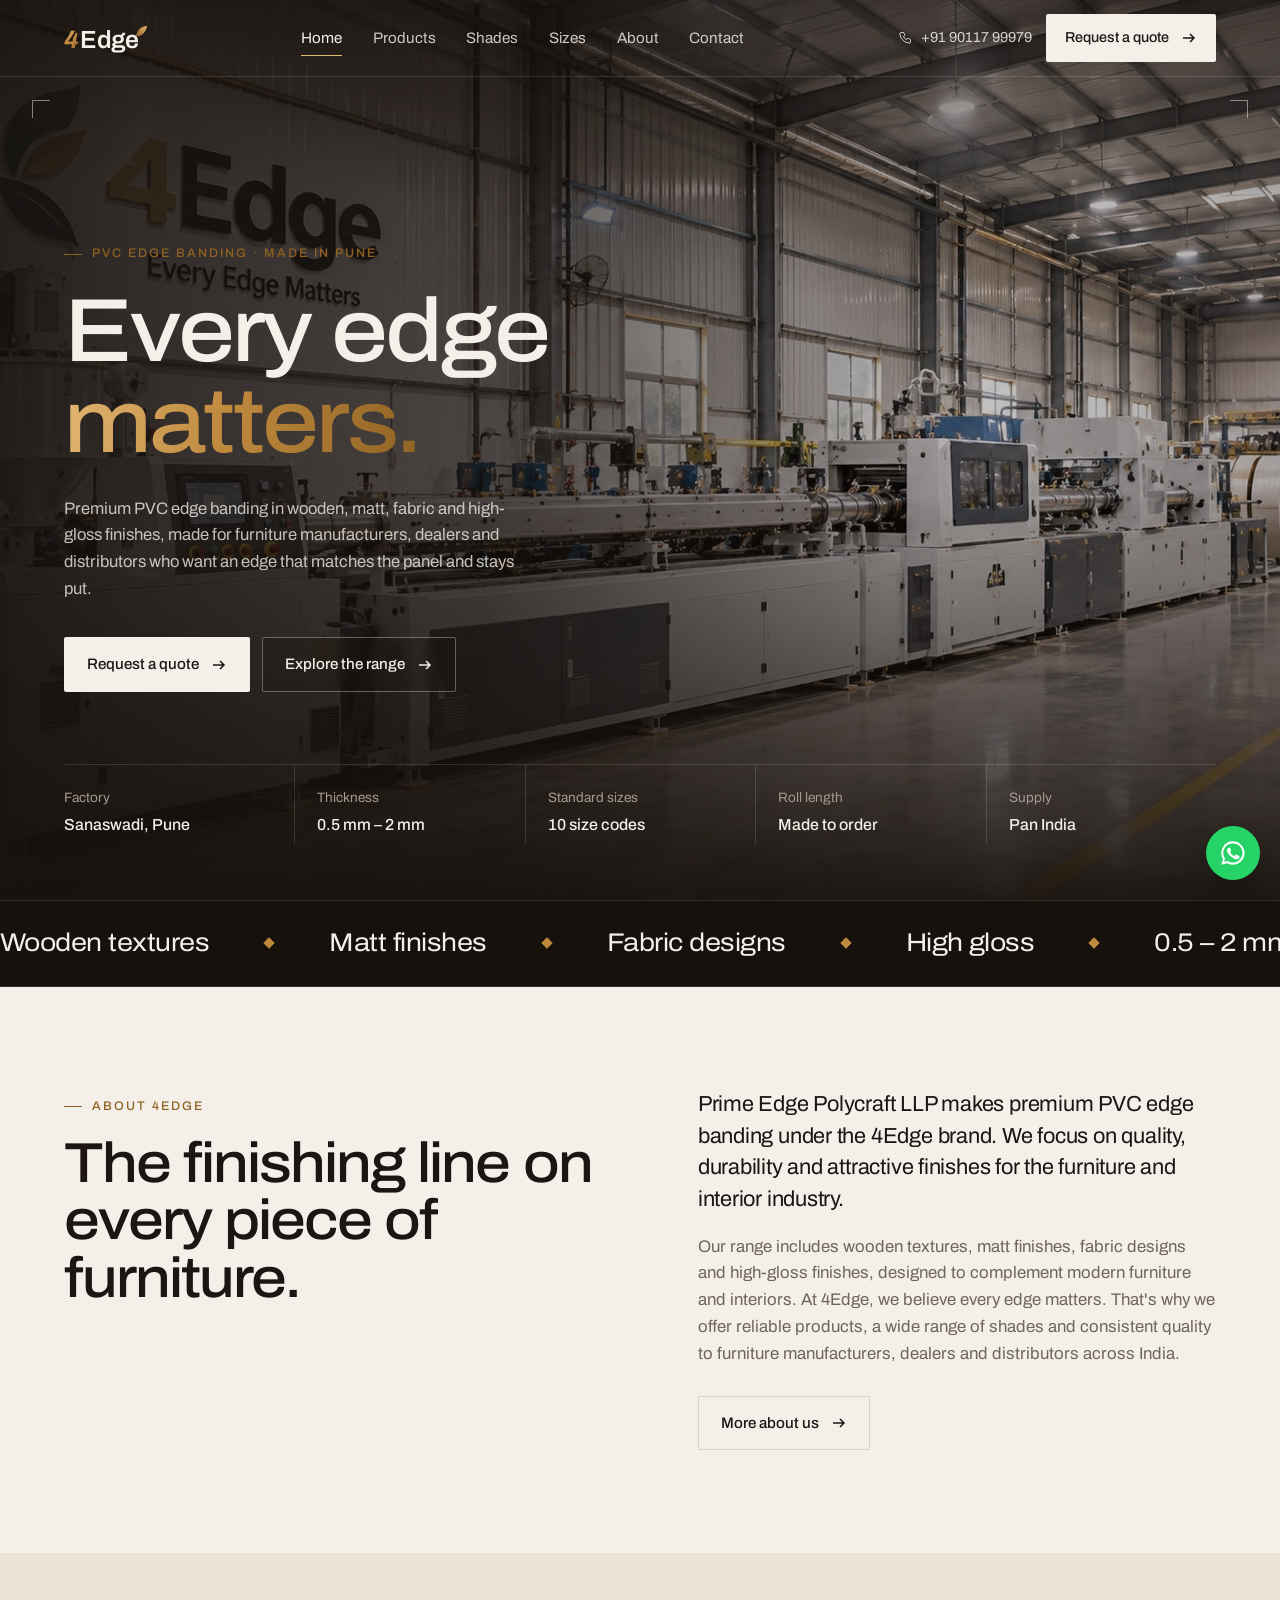
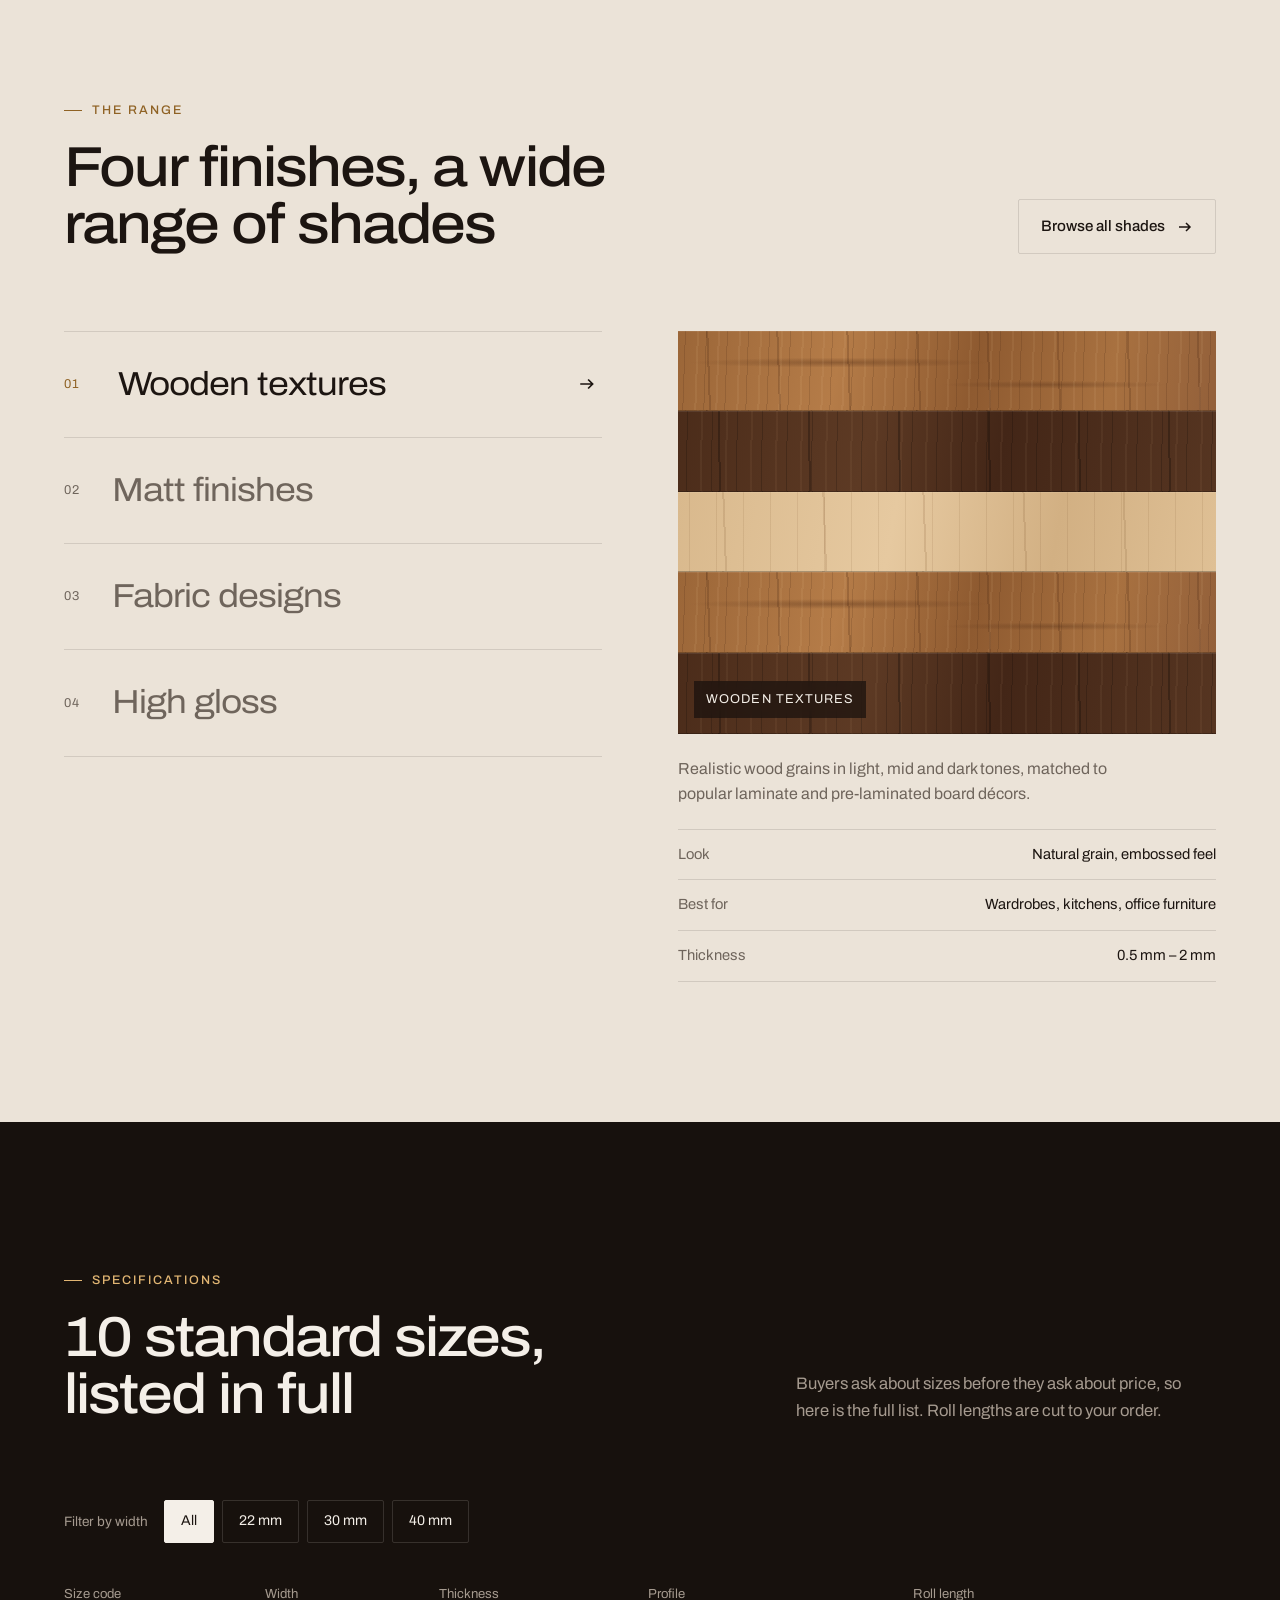
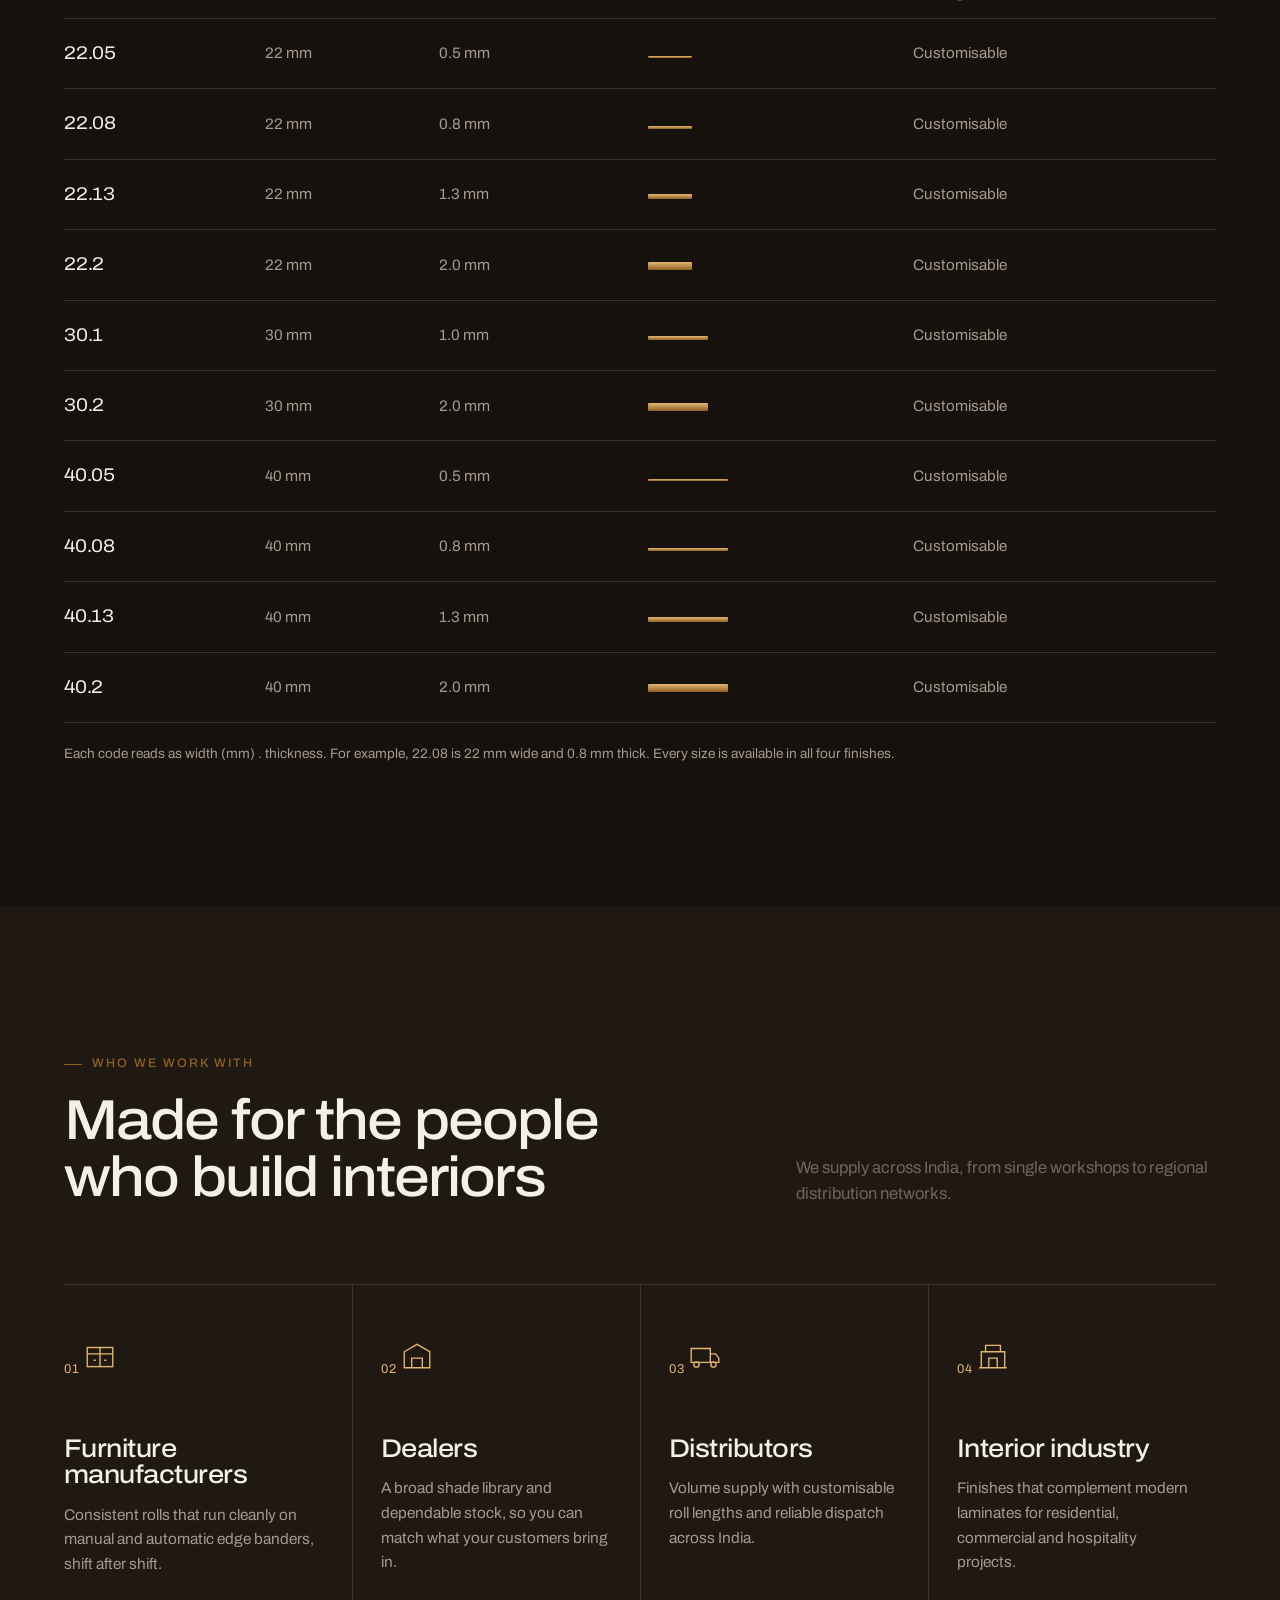
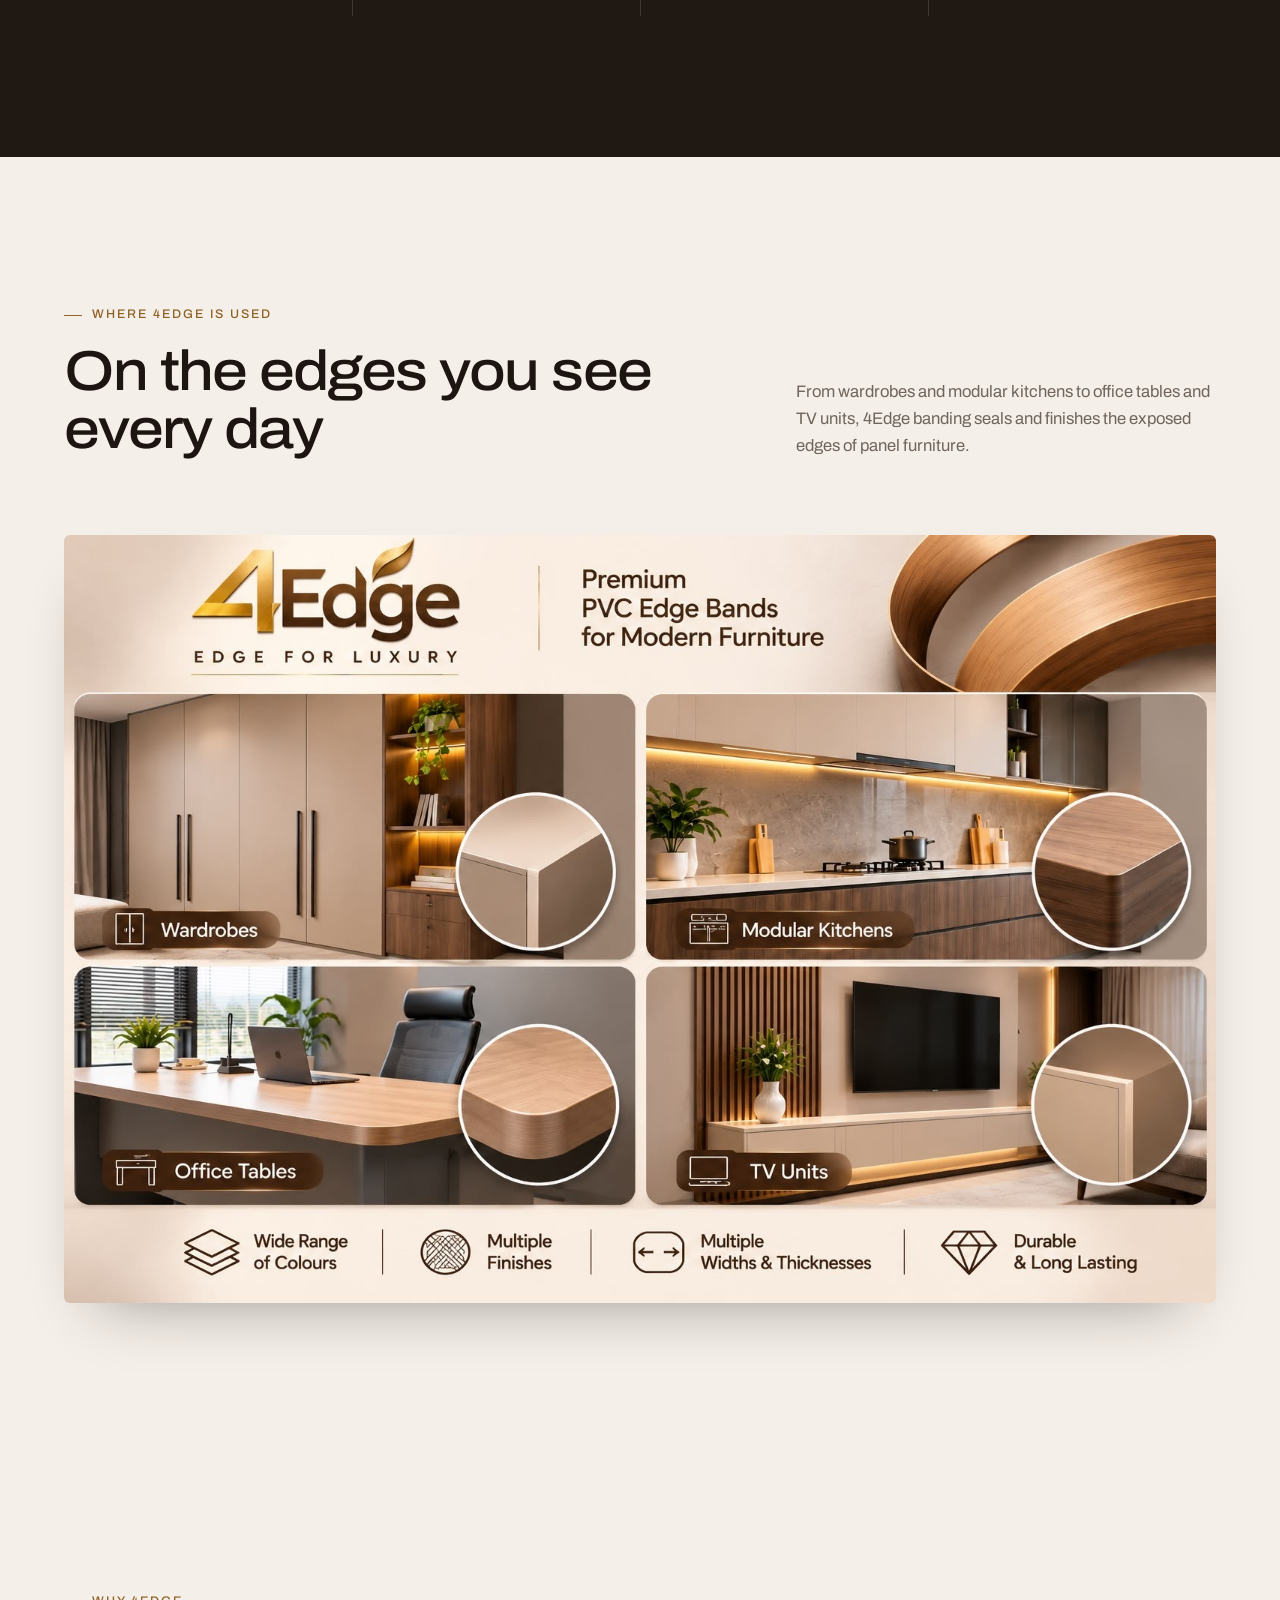
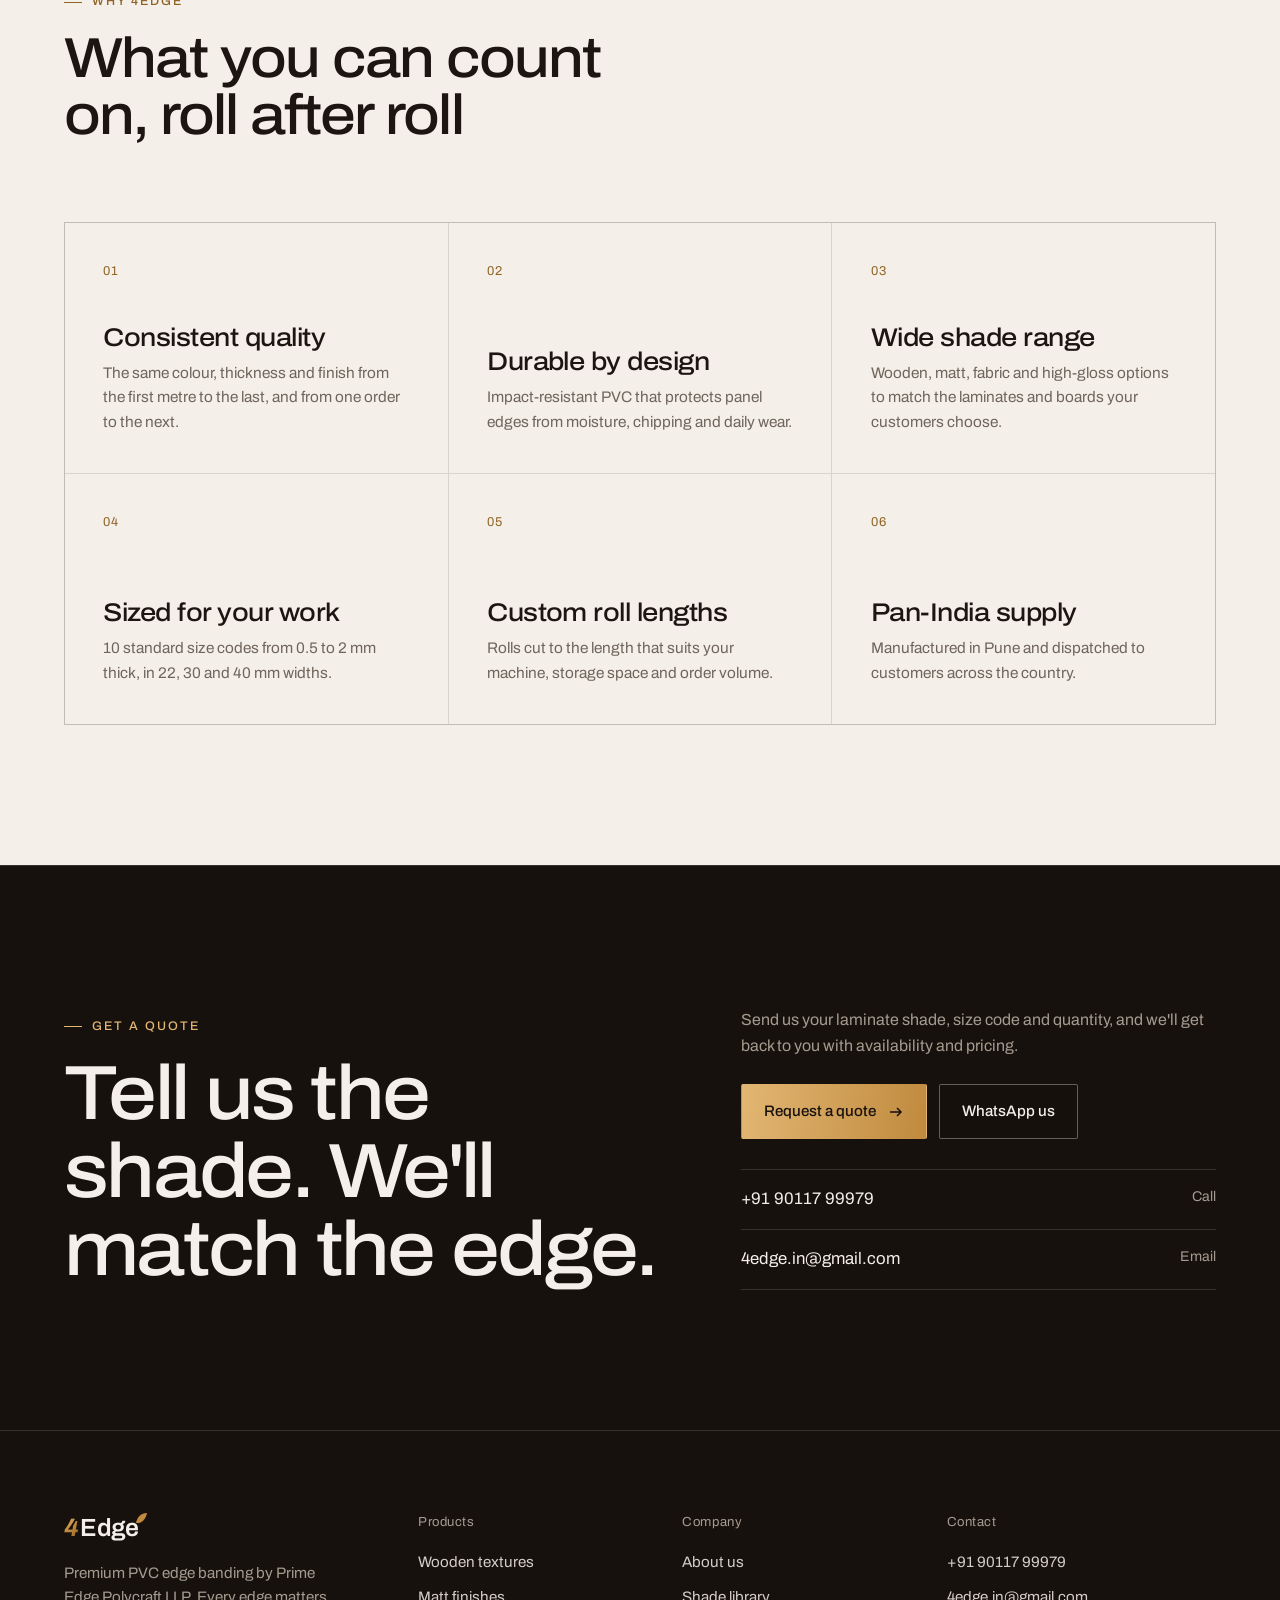
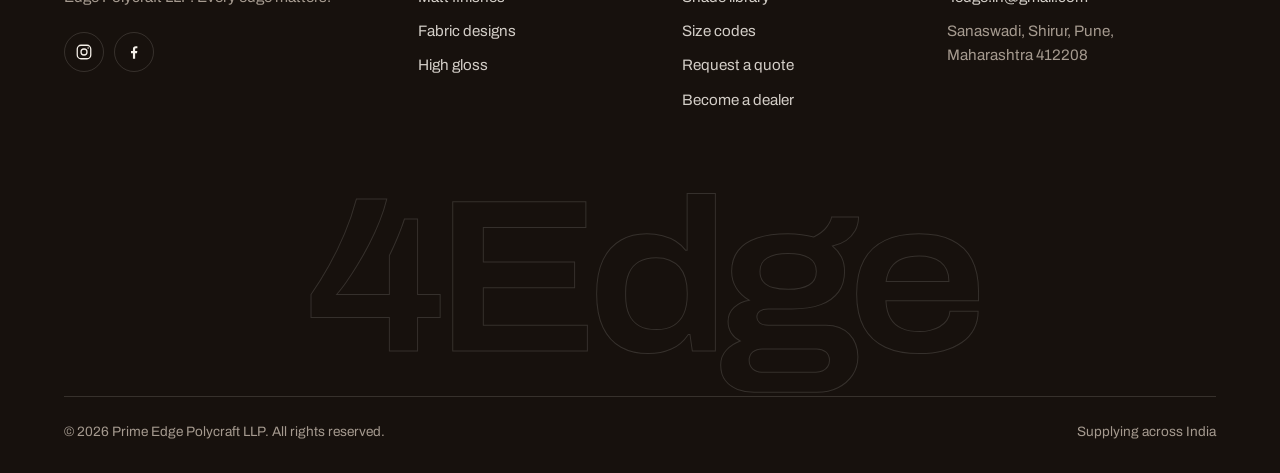
<file: index.html>
<!doctype html>
<html lang="en">
<head>
  <meta charset="utf-8">
  <meta name="viewport" content="width=device-width, initial-scale=1">
  <title>4Edge | Premium PVC Edge Banding by Prime Edge Polycraft LLP</title>
  <meta name="description" content="4Edge PVC edge banding from Prime Edge Polycraft LLP, Pune. Wooden, matt, fabric and high-gloss finishes, 0.5 to 2 mm thick, with roll lengths made to order. We supply furniture makers, dealers and distributors across India.">
  <meta property="og:title" content="4Edge | Premium PVC Edge Banding">
  <meta property="og:description" content="Every edge matters. PVC edge banding in wooden, matt, fabric and high-gloss finishes, supplied across India.">
  <meta property="og:image" content="assets/factory.jpg">
  <meta name="theme-color" content="#17110d">
  <link rel="icon" href="assets/favicon.svg" type="image/svg+xml">
  <link rel="preconnect" href="https://fonts.googleapis.com">
  <link rel="preconnect" href="https://fonts.gstatic.com" crossorigin>
  <link href="https://fonts.googleapis.com/css2?family=Archivo:wdth,wght@62..125,300..800&display=swap" rel="stylesheet">
  <link rel="stylesheet" href="css/styles.css">
</head>
<body>

<!-- ============ NAV ============ -->
<header class="nav">
  <div class="container nav-inner">
    <a href="index.html" class="logo" aria-label="4Edge home">
      <span class="four">4</span><span class="word">Edge</span>
      <svg class="leaf" viewBox="0 0 12 16" aria-hidden="true"><defs><linearGradient id="lg" x1="0" y1="1" x2="1" y2="0"><stop offset="0" stop-color="#8f6224"/><stop offset="1" stop-color="#e2b673"/></linearGradient></defs><path d="M1 15C1 7 5 2 11 1c0 7-3 13-10 14z" fill="url(#lg)"/></svg>
    </a>
    <nav class="nav-links" aria-label="Primary">
      <a href="index.html" class="active">Home</a>
      <a href="products.html">Products</a>
      <a href="shades.html">Shades</a>
      <a href="products.html#sizes">Sizes</a>
      <a href="about.html">About</a>
      <a href="contact.html">Contact</a>
    </nav>
    <div class="nav-right">
      <a class="nav-phone" href="tel:+919011799979">
        <svg viewBox="0 0 24 24" fill="none" stroke="currentColor" stroke-width="1.6"><path d="M5 4h4l2 5-2.5 1.5a11 11 0 0 0 5 5L15 13l5 2v4a2 2 0 0 1-2 2A16 16 0 0 1 3 6a2 2 0 0 1 2-2"/></svg>
        +91 90117 99979
      </a>
      <a href="contact.html" class="btn btn-light">Request a quote <svg viewBox="0 0 16 16" fill="none" stroke="currentColor" stroke-width="1.5"><path d="M2 8h11M9 4l4 4-4 4"/></svg></a>
      <button class="nav-toggle" aria-label="Open menu" aria-expanded="false"><span></span></button>
    </div>
  </div>
  <div class="mobile-menu">
    <a class="m-link" href="index.html">Home</a>
    <a class="m-link" href="products.html">Products</a>
    <a class="m-link" href="shades.html">Shades</a>
    <a class="m-link" href="products.html#sizes">Sizes</a>
    <a class="m-link" href="about.html">About</a>
    <a class="m-link" href="contact.html">Contact</a>
    <div class="m-foot">
      <a href="tel:+919011799979">+91 90117 99979</a>
      <a href="contact.html" class="btn btn-gold">Request a quote</a>
        <div class="social social-m">
          <a href="https://www.instagram.com/4edgee/" target="_blank" rel="noopener" aria-label="4Edge on Instagram"><svg viewBox="0 0 24 24" fill="none" stroke="currentColor" stroke-width="1.7"><rect x="3" y="3" width="18" height="18" rx="5"/><circle cx="12" cy="12" r="4"/><circle cx="17.5" cy="6.5" r="1" fill="currentColor" stroke="none"/></svg></a>
          <a href="https://www.facebook.com/share/1E1a6h7fi3/" target="_blank" rel="noopener" aria-label="4Edge on Facebook"><svg viewBox="0 0 24 24" fill="currentColor"><path d="M13.5 21v-7.5h2.5l.4-3h-2.9V8.6c0-.9.3-1.5 1.5-1.5h1.5V4.4c-.3 0-1.2-.1-2.2-.1-2.2 0-3.7 1.3-3.7 3.8v2.4H8v3h2.6V21h2.9z"/></svg></a>
        </div>
    </div>
  </div>
</header>

<main>

<!-- ============ HERO ============ -->
<section class="hero">
  <div class="hero-media"><img src="assets/factory.jpg" alt="4Edge PVC edge banding production line at the Sanaswadi factory, Pune" fetchpriority="high"></div>
  <span class="corner tl"></span><span class="corner tr"></span>
  <div class="container hero-content">
    <span class="eyebrow reveal">PVC Edge Banding · Made in Pune</span>
    <h1 class="reveal d1">Every edge<br><span class="gold-text">matters.</span></h1>
    <p class="lead reveal d2">Premium PVC edge banding in wooden, matt, fabric and high-gloss finishes, made for furniture manufacturers, dealers and distributors who want an edge that matches the panel and stays put.</p>
    <div class="hero-actions reveal d3">
      <a href="contact.html" class="btn btn-light">Request a quote <svg viewBox="0 0 16 16" fill="none" stroke="currentColor" stroke-width="1.5"><path d="M2 8h11M9 4l4 4-4 4"/></svg></a>
      <a href="products.html" class="btn btn-ghost">Explore the range <svg viewBox="0 0 16 16" fill="none" stroke="currentColor" stroke-width="1.5"><path d="M2 8h11M9 4l4 4-4 4"/></svg></a>
    </div>

    <div class="stats reveal d4">
      <div class="stat"><small>Factory</small><strong>Sanaswadi, Pune</strong></div>
      <div class="stat"><small>Thickness</small><strong>0.5 mm – 2 mm</strong></div>
      <div class="stat"><small>Standard sizes</small><strong>10 size codes</strong></div>
      <div class="stat"><small>Roll length</small><strong>Made to order</strong></div>
      <div class="stat"><small>Supply</small><strong>Pan India</strong></div>
    </div>
  </div>
</section>

<!-- ============ MARQUEE ============ -->
<div class="marquee" aria-hidden="true">
  <div class="marquee-track">
    <span>Wooden textures</span><span>Matt finishes</span><span>Fabric designs</span><span>High gloss</span><span>0.5 – 2 mm</span><span>Rolls cut to length</span><span>Pan India supply</span>
    <span>Wooden textures</span><span>Matt finishes</span><span>Fabric designs</span><span>High gloss</span><span>0.5 – 2 mm</span><span>Rolls cut to length</span><span>Pan India supply</span>
  </div>
</div>

<!-- ============ INTRO ============ -->
<section class="section tight">
  <div class="container intro-grid">
    <div>
      <span class="eyebrow reveal">About 4Edge</span>
      <h2 class="reveal d1">The finishing line on every piece of furniture.</h2>
    </div>
    <div class="intro-copy">
      <p class="big reveal">Prime Edge Polycraft LLP makes premium PVC edge banding under the 4Edge brand. We focus on quality, durability and attractive finishes for the furniture and interior industry.</p>
      <p class="reveal d1">Our range includes wooden textures, matt finishes, fabric designs and high-gloss finishes, designed to complement modern furniture and interiors. At 4Edge, we believe every edge matters. That's why we offer reliable products, a wide range of shades and consistent quality to furniture manufacturers, dealers and distributors across India.</p>
      <a href="about.html" class="btn btn-outline reveal d2" style="margin-top:28px">More about us <svg viewBox="0 0 16 16" fill="none" stroke="currentColor" stroke-width="1.5"><path d="M2 8h11M9 4l4 4-4 4"/></svg></a>
    </div>
  </div>
</section>

<!-- ============ FINISHES EXPLORER ============ -->
<section class="section cream-2" id="finishes">
  <div class="container">
    <div class="section-head">
      <div>
        <span class="eyebrow reveal">The range</span>
        <h2 class="reveal d1">Four finishes, a wide range of shades</h2>
      </div>
      <a href="shades.html" class="btn btn-outline reveal d2">Browse all shades <svg viewBox="0 0 16 16" fill="none" stroke="currentColor" stroke-width="1.5"><path d="M2 8h11M9 4l4 4-4 4"/></svg></a>
    </div>

    <div class="explorer" data-explorer>
      <ul class="finish-list reveal">
        <li class="finish-item" data-label="Wooden textures" data-look="Natural grain, embossed feel" data-use="Wardrobes, kitchens, office furniture" data-desc="Realistic wood grains in light, mid and dark tones, matched to popular laminate and pre-laminated board décors.">
          <button type="button"><span class="num">01</span><span class="name">Wooden textures</span><svg class="arrow" viewBox="0 0 16 16" fill="none" stroke="currentColor" stroke-width="1.5"><path d="M2 8h11M9 4l4 4-4 4"/></svg></button>
        </li>
        <li class="finish-item" data-label="Matt finish" data-look="Low sheen, soft-touch surface" data-use="Modern kitchens, modular furniture" data-desc="Clean, low-reflection solids that hide fingerprints and suit contemporary modular interiors.">
          <button type="button"><span class="num">02</span><span class="name">Matt finishes</span><svg class="arrow" viewBox="0 0 16 16" fill="none" stroke="currentColor" stroke-width="1.5"><path d="M2 8h11M9 4l4 4-4 4"/></svg></button>
        </li>
        <li class="finish-item" data-label="Fabric design" data-look="Woven, linen-like texture" data-use="Bedroom sets, hospitality, designer interiors" data-desc="Textile-inspired patterns that add depth and a tailored feel to fabric-finish laminates and boards.">
          <button type="button"><span class="num">03</span><span class="name">Fabric designs</span><svg class="arrow" viewBox="0 0 16 16" fill="none" stroke="currentColor" stroke-width="1.5"><path d="M2 8h11M9 4l4 4-4 4"/></svg></button>
        </li>
        <li class="finish-item" data-label="High gloss" data-look="Mirror-like, deep shine" data-use="Kitchen shutters, display units, premium furniture" data-desc="A deep, reflective shine that blends seamlessly with acrylic and high-gloss laminate surfaces.">
          <button type="button"><span class="num">04</span><span class="name">High gloss</span><svg class="arrow" viewBox="0 0 16 16" fill="none" stroke="currentColor" stroke-width="1.5"><path d="M2 8h11M9 4l4 4-4 4"/></svg></button>
        </li>
      </ul>

      <div class="finish-panel reveal d1">
        <div class="swatch-stage">
          <div class="swatch"><div class="strip-stack"><div class="sw-wood"></div><div class="sw-wood-dark"></div><div class="sw-wood-light"></div><div class="sw-wood"></div><div class="sw-wood-dark"></div></div></div>
          <div class="swatch"><div class="strip-stack"><div class="sw-matt"></div><div class="sw-matt-sand"></div><div class="sw-matt"></div><div class="sw-matt-sand"></div><div class="sw-matt"></div></div></div>
          <div class="swatch"><div class="strip-stack"><div class="sw-fabric"></div><div class="sw-fabric-linen"></div><div class="sw-fabric"></div><div class="sw-fabric-linen"></div><div class="sw-fabric"></div></div></div>
          <div class="swatch"><div class="strip-stack"><div class="sw-gloss-white"></div><div class="sw-gloss"></div><div class="sw-gloss-black"></div><div class="sw-gloss-white"></div><div class="sw-gloss"></div></div></div>
          <span class="swatch-label">Wooden textures</span>
        </div>
        <p class="panel-desc"></p>
        <div class="spec-rows"></div>
      </div>
    </div>
  </div>
</section>

<!-- ============ SIZE TABLE ============ -->
<section class="section dark" id="sizes">
  <div class="container">
    <div class="section-head">
      <div>
        <span class="eyebrow reveal">Specifications</span>
        <h2 class="reveal d1">10 standard sizes, listed in full</h2>
      </div>
      <p class="lead reveal d2">Buyers ask about sizes before they ask about price, so here is the full list. Roll lengths are cut to your order.</p>
    </div>

    <div class="filters reveal" data-size-filter="#size-table-home">
      <span class="label">Filter by width</span>
      <button class="chip active" data-width="all">All</button>
      <button class="chip" data-width="22">22 mm</button>
      <button class="chip" data-width="30">30 mm</button>
      <button class="chip" data-width="40">40 mm</button>
    </div>

    <div class="table-wrap reveal d1">
      <table class="size-table" id="size-table-home">
        <thead><tr><th>Size code</th><th>Width</th><th>Thickness</th><th>Profile</th><th>Roll length</th></tr></thead>
        <tbody>
          <tr data-width="22"><td class="code">22.05</td><td>22 mm</td><td>0.5 mm</td><td><span class="edge-viz"><i style="width:44px;height:2px"></i></span></td><td>Customisable</td></tr>
          <tr data-width="22"><td class="code">22.08</td><td>22 mm</td><td>0.8 mm</td><td><span class="edge-viz"><i style="width:44px;height:3px"></i></span></td><td>Customisable</td></tr>
          <tr data-width="22"><td class="code">22.13</td><td>22 mm</td><td>1.3 mm</td><td><span class="edge-viz"><i style="width:44px;height:5px"></i></span></td><td>Customisable</td></tr>
          <tr data-width="22"><td class="code">22.2</td><td>22 mm</td><td>2.0 mm</td><td><span class="edge-viz"><i style="width:44px;height:8px"></i></span></td><td>Customisable</td></tr>
          <tr data-width="30"><td class="code">30.1</td><td>30 mm</td><td>1.0 mm</td><td><span class="edge-viz"><i style="width:60px;height:4px"></i></span></td><td>Customisable</td></tr>
          <tr data-width="30"><td class="code">30.2</td><td>30 mm</td><td>2.0 mm</td><td><span class="edge-viz"><i style="width:60px;height:8px"></i></span></td><td>Customisable</td></tr>
          <tr data-width="40"><td class="code">40.05</td><td>40 mm</td><td>0.5 mm</td><td><span class="edge-viz"><i style="width:80px;height:2px"></i></span></td><td>Customisable</td></tr>
          <tr data-width="40"><td class="code">40.08</td><td>40 mm</td><td>0.8 mm</td><td><span class="edge-viz"><i style="width:80px;height:3px"></i></span></td><td>Customisable</td></tr>
          <tr data-width="40"><td class="code">40.13</td><td>40 mm</td><td>1.3 mm</td><td><span class="edge-viz"><i style="width:80px;height:5px"></i></span></td><td>Customisable</td></tr>
          <tr data-width="40"><td class="code">40.2</td><td>40 mm</td><td>2.0 mm</td><td><span class="edge-viz"><i style="width:80px;height:8px"></i></span></td><td>Customisable</td></tr>
        </tbody>
      </table>
    </div>
    <p class="table-note">Each code reads as width (mm) . thickness. For example, 22.08 is 22 mm wide and 0.8 mm thick. Every size is available in all four finishes.</p>
  </div>
</section>

<!-- ============ WHO WE SUPPLY ============ -->
<section class="section dark-2">
  <div class="container">
    <div class="section-head">
      <div>
        <span class="eyebrow reveal">Who we work with</span>
        <h2 class="reveal d1">Made for the people who build interiors</h2>
      </div>
      <p class="lead reveal d2">We supply across India, from single workshops to regional distribution networks.</p>
    </div>
    <div class="grid-4">
      <div class="card reveal">
        <span class="card-num">01</span>
        <svg class="ico" viewBox="0 0 32 32" fill="none" stroke="currentColor" stroke-width="1.3"><rect x="4" y="8" width="24" height="18"/><path d="M4 14h24M16 8v18M10 20h2M20 20h2"/></svg>
        <h3>Furniture manufacturers</h3>
        <p>Consistent rolls that run cleanly on manual and automatic edge banders, shift after shift.</p>
      </div>
      <div class="card reveal d1">
        <span class="card-num">02</span>
        <svg class="ico" viewBox="0 0 32 32" fill="none" stroke="currentColor" stroke-width="1.3"><path d="M4 12l12-7 12 7v15H4z"/><path d="M11 27v-9h10v9"/></svg>
        <h3>Dealers</h3>
        <p>A broad shade library and dependable stock, so you can match what your customers bring in.</p>
      </div>
      <div class="card reveal d2">
        <span class="card-num">03</span>
        <svg class="ico" viewBox="0 0 32 32" fill="none" stroke="currentColor" stroke-width="1.3"><path d="M3 22h18V9H3zM21 14h5l3 4v4h-8"/><circle cx="8" cy="24" r="2.5"/><circle cx="24" cy="24" r="2.5"/></svg>
        <h3>Distributors</h3>
        <p>Volume supply with customisable roll lengths and reliable dispatch across India.</p>
      </div>
      <div class="card reveal d3">
        <span class="card-num">04</span>
        <svg class="ico" viewBox="0 0 32 32" fill="none" stroke="currentColor" stroke-width="1.3"><path d="M5 27V12h22v15M3 27h26M9 12V6h14v6M12 18h8v9h-8z"/></svg>
        <h3>Interior industry</h3>
        <p>Finishes that complement modern laminates for residential, commercial and hospitality projects.</p>
      </div>
    </div>
  </div>
</section>

<!-- ============ WHERE IT'S USED ============ -->
<section class="section uses-section">
  <div class="container">
    <div class="section-head">
      <div>
        <span class="eyebrow reveal">Where 4Edge is used</span>
        <h2 class="reveal d1">On the edges you see every day</h2>
      </div>
      <p class="lead reveal d2">From wardrobes and modular kitchens to office tables and TV units, 4Edge banding seals and finishes the exposed edges of panel furniture.</p>
    </div>
    <figure class="uses-photo reveal">
      <img src="assets/uses/applications.jpg" alt="4Edge premium PVC edge bands for modern furniture: wardrobes, modular kitchens, office tables and TV units, with close-ups of the finished edges" loading="lazy" width="1536" height="1024">
    </figure>
  </div>
</section>

<!-- ============ WHY ============ -->
<section class="section">
  <div class="container">
    <div class="section-head">
      <div>
        <span class="eyebrow reveal">Why 4Edge</span>
        <h2 class="reveal d1">What you can count on, roll after roll</h2>
      </div>
    </div>
    <div class="why-grid reveal">
      <div><span class="n">01</span><div><h3>Consistent quality</h3><p>The same colour, thickness and finish from the first metre to the last, and from one order to the next.</p></div></div>
      <div><span class="n">02</span><div><h3>Durable by design</h3><p>Impact-resistant PVC that protects panel edges from moisture, chipping and daily wear.</p></div></div>
      <div><span class="n">03</span><div><h3>Wide shade range</h3><p>Wooden, matt, fabric and high-gloss options to match the laminates and boards your customers choose.</p></div></div>
      <div><span class="n">04</span><div><h3>Sized for your work</h3><p>10 standard size codes from 0.5 to 2 mm thick, in 22, 30 and 40 mm widths.</p></div></div>
      <div><span class="n">05</span><div><h3>Custom roll lengths</h3><p>Rolls cut to the length that suits your machine, storage space and order volume.</p></div></div>
      <div><span class="n">06</span><div><h3>Pan-India supply</h3><p>Manufactured in Pune and dispatched to customers across the country.</p></div></div>
    </div>
  </div>
</section>

<!-- ============ CTA ============ -->
<section class="section dark cta" style="border-top:1px solid var(--line-dark)">
  <div class="container cta-inner">
    <div>
      <span class="eyebrow reveal">Get a quote</span>
      <h2 class="reveal d1" style="margin-top:18px">Tell us the shade. We'll match the edge.</h2>
    </div>
    <div class="cta-side reveal d2">
      <p>Send us your laminate shade, size code and quantity, and we'll get back to you with availability and pricing.</p>
      <div class="cta-actions">
        <a href="contact.html" class="btn btn-gold">Request a quote <svg viewBox="0 0 16 16" fill="none" stroke="currentColor" stroke-width="1.5"><path d="M2 8h11M9 4l4 4-4 4"/></svg></a>
        <a href="https://wa.me/919011799979" target="_blank" rel="noopener" class="btn btn-ghost">WhatsApp us</a>
      </div>
      <div class="phone-list">
        <a href="tel:+919011799979">+91 90117 99979 <span>Call</span></a>
        <a href="mailto:4edge.in@gmail.com">4edge.in@gmail.com <span>Email</span></a>
      </div>
    </div>
  </div>
</section>

</main>

<!-- ============ FOOTER ============ -->
<footer class="footer">
  <div class="container">
    <div class="footer-top">
      <div>
        <a href="index.html" class="logo"><span class="four">4</span><span class="word">Edge</span><svg class="leaf" viewBox="0 0 12 16" aria-hidden="true"><path d="M1 15C1 7 5 2 11 1c0 7-3 13-10 14z" fill="#c08a3e"/></svg></a>
        <p class="tagline">Premium PVC edge banding by Prime Edge Polycraft LLP. Every edge matters.</p>
        <div class="social">
          <a href="https://www.instagram.com/4edgee/" target="_blank" rel="noopener" aria-label="4Edge on Instagram"><svg viewBox="0 0 24 24" fill="none" stroke="currentColor" stroke-width="1.7"><rect x="3" y="3" width="18" height="18" rx="5"/><circle cx="12" cy="12" r="4"/><circle cx="17.5" cy="6.5" r="1" fill="currentColor" stroke="none"/></svg></a>
          <a href="https://www.facebook.com/share/1E1a6h7fi3/" target="_blank" rel="noopener" aria-label="4Edge on Facebook"><svg viewBox="0 0 24 24" fill="currentColor"><path d="M13.5 21v-7.5h2.5l.4-3h-2.9V8.6c0-.9.3-1.5 1.5-1.5h1.5V4.4c-.3 0-1.2-.1-2.2-.1-2.2 0-3.7 1.3-3.7 3.8v2.4H8v3h2.6V21h2.9z"/></svg></a>
        </div>
      </div>
      <div>
        <h4>Products</h4>
        <ul>
          <li><a href="shades.html#wooden">Wooden textures</a></li>
          <li><a href="shades.html#solid">Matt finishes</a></li>
          <li><a href="shades.html#fabric">Fabric designs</a></li>
          <li><a href="shades.html">High gloss</a></li>
        </ul>
      </div>
      <div>
        <h4>Company</h4>
        <ul>
          <li><a href="about.html">About us</a></li>
          <li><a href="shades.html">Shade library</a></li>
          <li><a href="products.html#sizes">Size codes</a></li>
          <li><a href="contact.html">Request a quote</a></li>
          <li><a href="contact.html">Become a dealer</a></li>
        </ul>
      </div>
      <div>
        <h4>Contact</h4>
        <ul>
          <li><a href="tel:+919011799979">+91 90117 99979</a></li>
          <li><a href="mailto:4edge.in@gmail.com">4edge.in@gmail.com</a></li>
          <li style="color:var(--muted-dark)">Sanaswadi, Shirur, Pune,<br>Maharashtra 412208</li>
        </ul>
      </div>
    </div>
    <div class="footer-word" aria-hidden="true">4Edge</div>
    <div class="footer-bottom">
      <span>© <span data-year></span> Prime Edge Polycraft LLP. All rights reserved.</span>
      <span>Supplying across India</span>
    </div>
  </div>
</footer>

<a class="wa-float" href="https://wa.me/919011799979" target="_blank" rel="noopener" aria-label="Chat on WhatsApp">
  <svg viewBox="0 0 24 24" fill="currentColor"><path d="M12 2a10 10 0 0 0-8.6 15.1L2 22l5-1.3A10 10 0 1 0 12 2zm0 18.2c-1.5 0-3-.4-4.3-1.2l-.3-.2-3 .8.8-2.9-.2-.3A8.2 8.2 0 1 1 12 20.2zm4.5-6.1c-.2-.1-1.5-.7-1.7-.8-.2-.1-.4-.1-.6.1l-.8 1c-.1.2-.3.2-.5.1a6.7 6.7 0 0 1-3.3-2.9c-.3-.4.2-.4.8-1.4.1-.2 0-.3 0-.5l-.8-1.8c-.2-.5-.4-.4-.6-.4h-.5a1 1 0 0 0-.7.3 3 3 0 0 0-.9 2.2 5.2 5.2 0 0 0 1.1 2.7 11.8 11.8 0 0 0 4.5 4c1.7.7 2.3.8 3.2.6.5-.1 1.5-.6 1.7-1.2.2-.6.2-1.1.2-1.2-.1-.2-.3-.3-.6-.4z"/></svg>
</a>

<script src="js/shades-data.js"></script>
<script src="js/shades.js"></script>
<script src="js/main.js"></script>
</body>
</html>
</file>
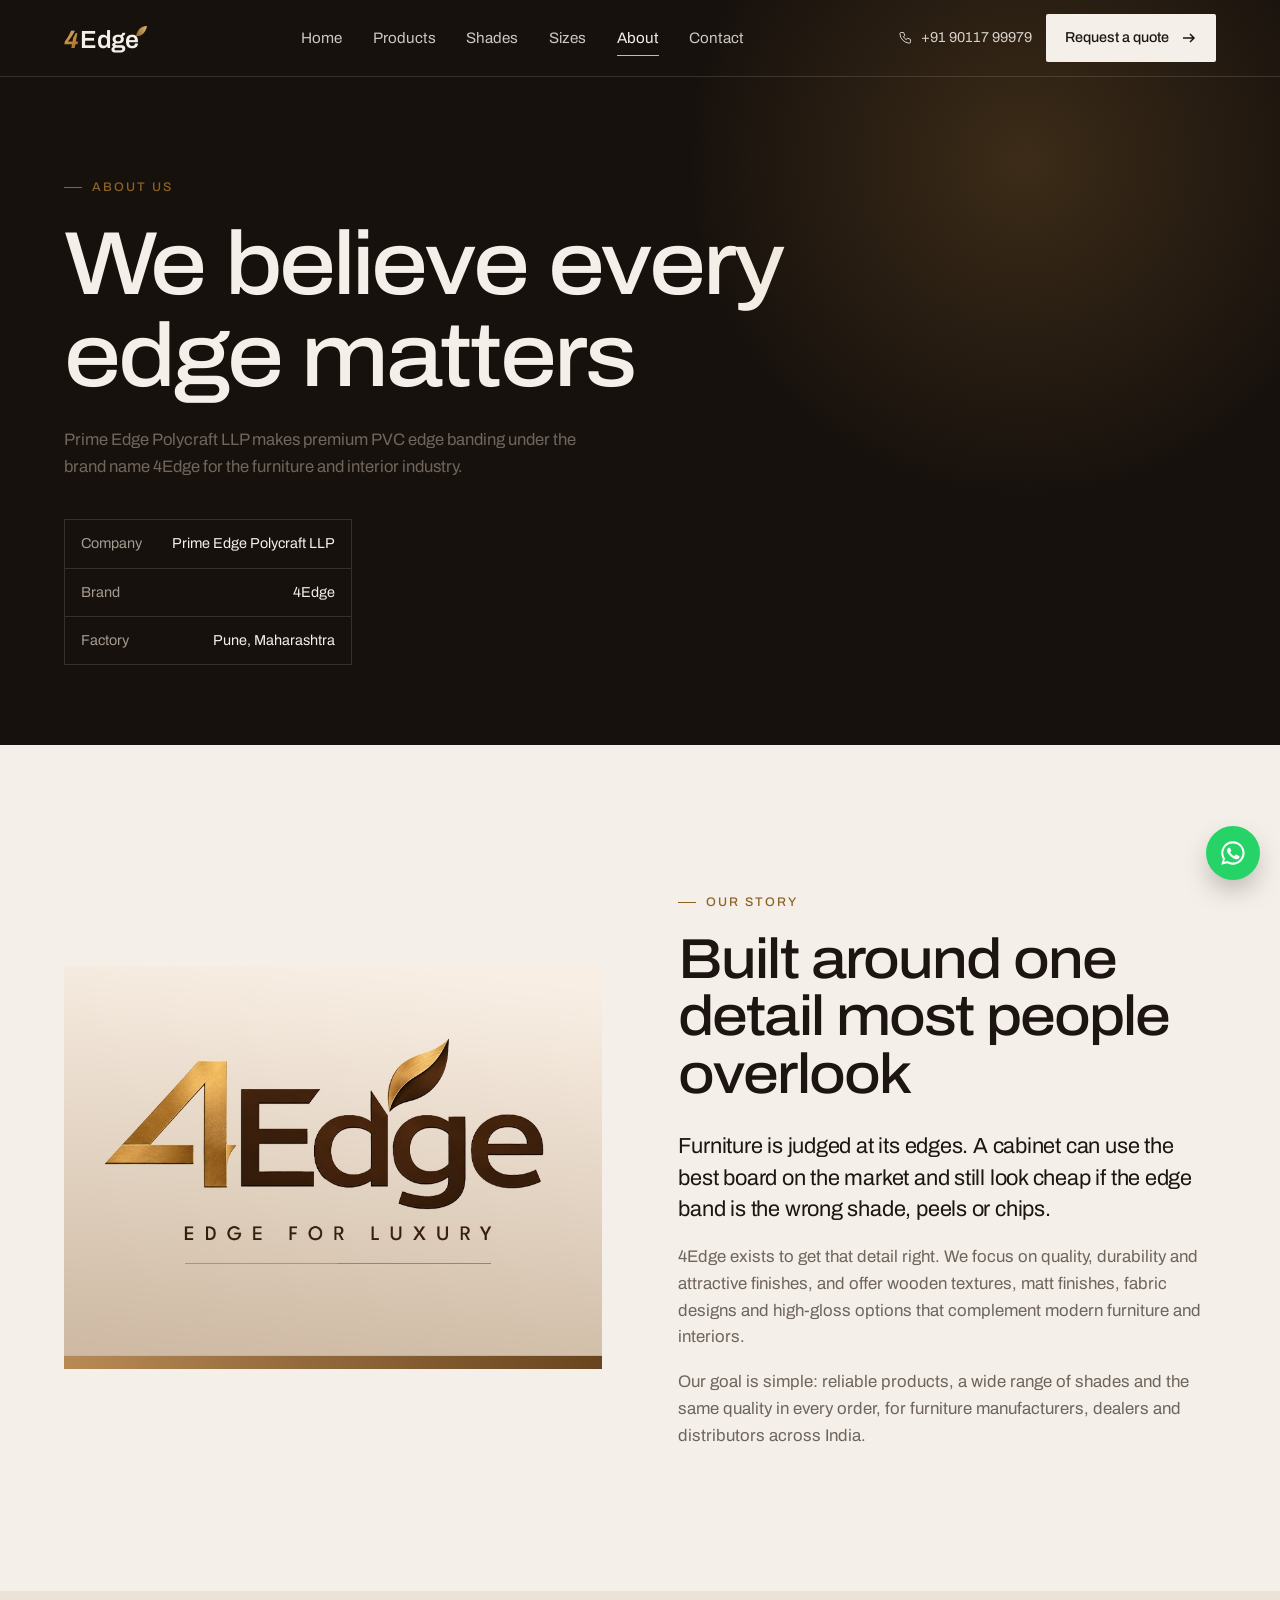
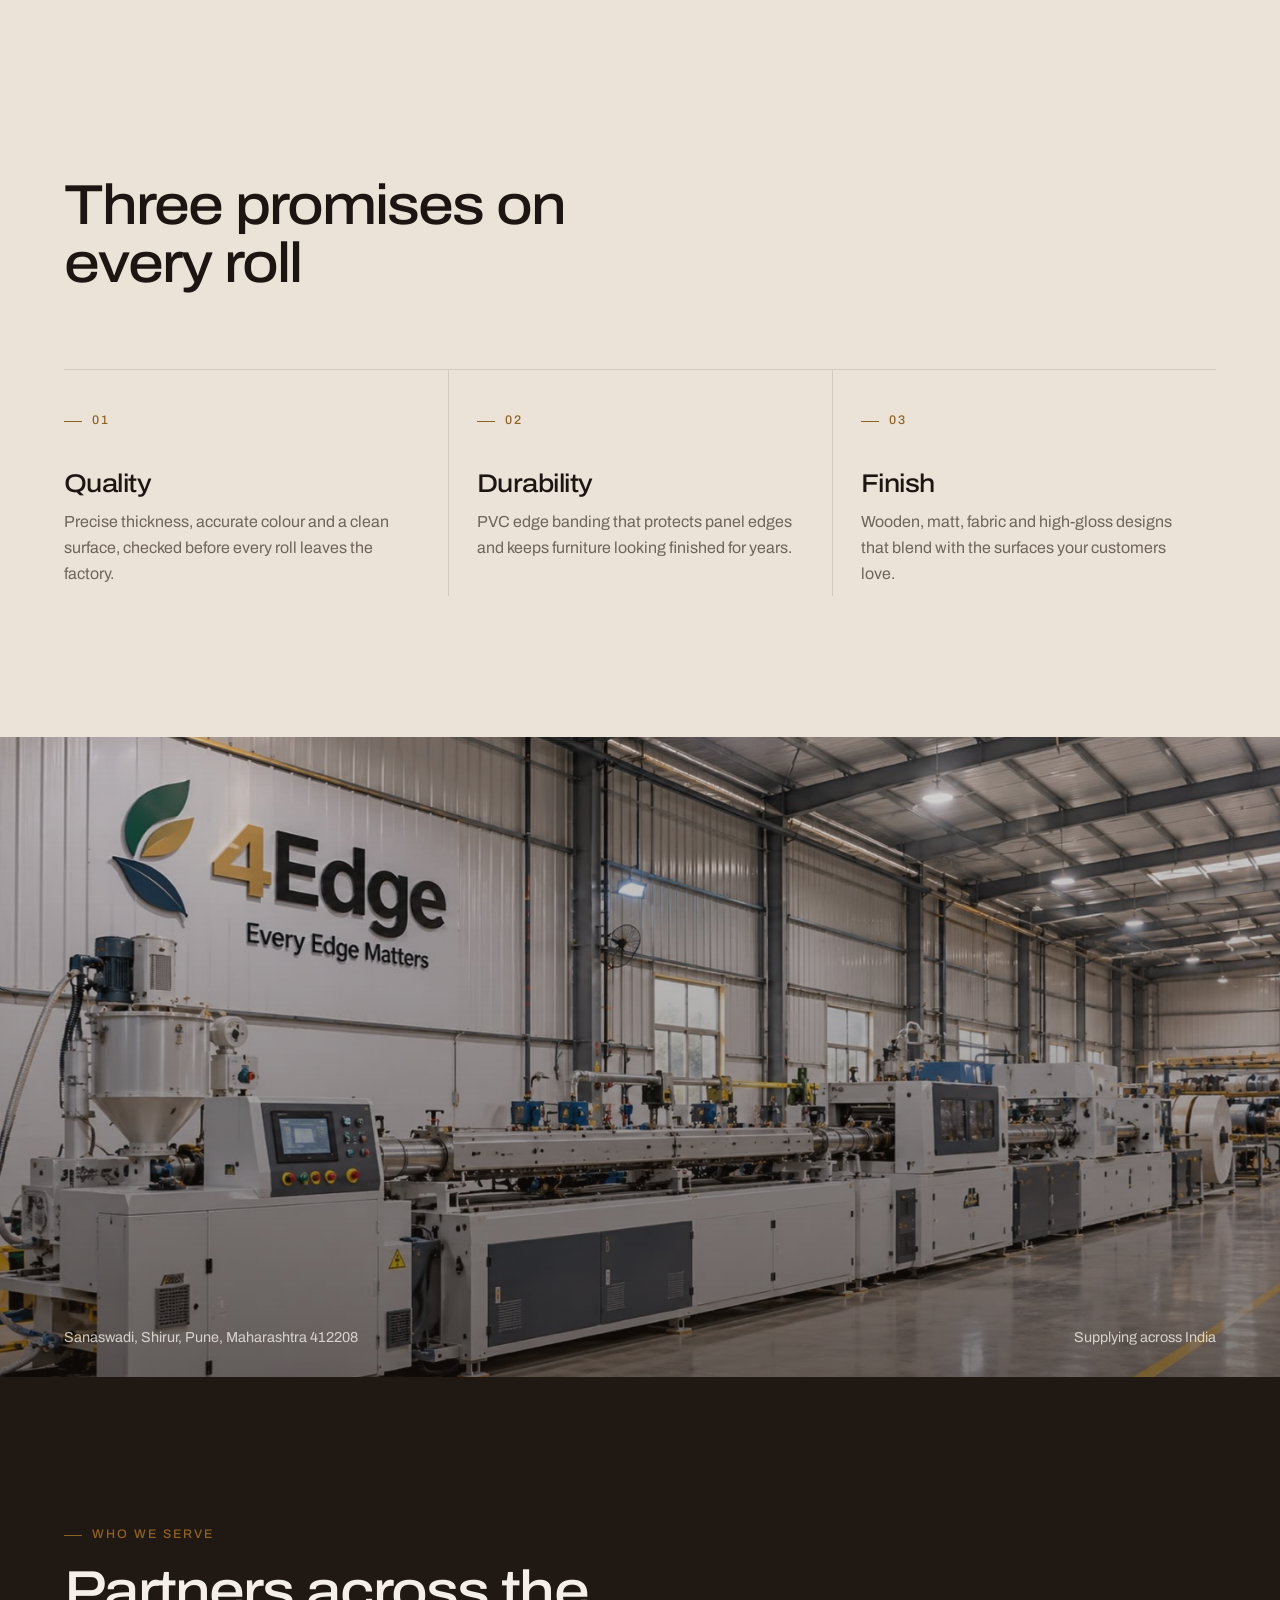
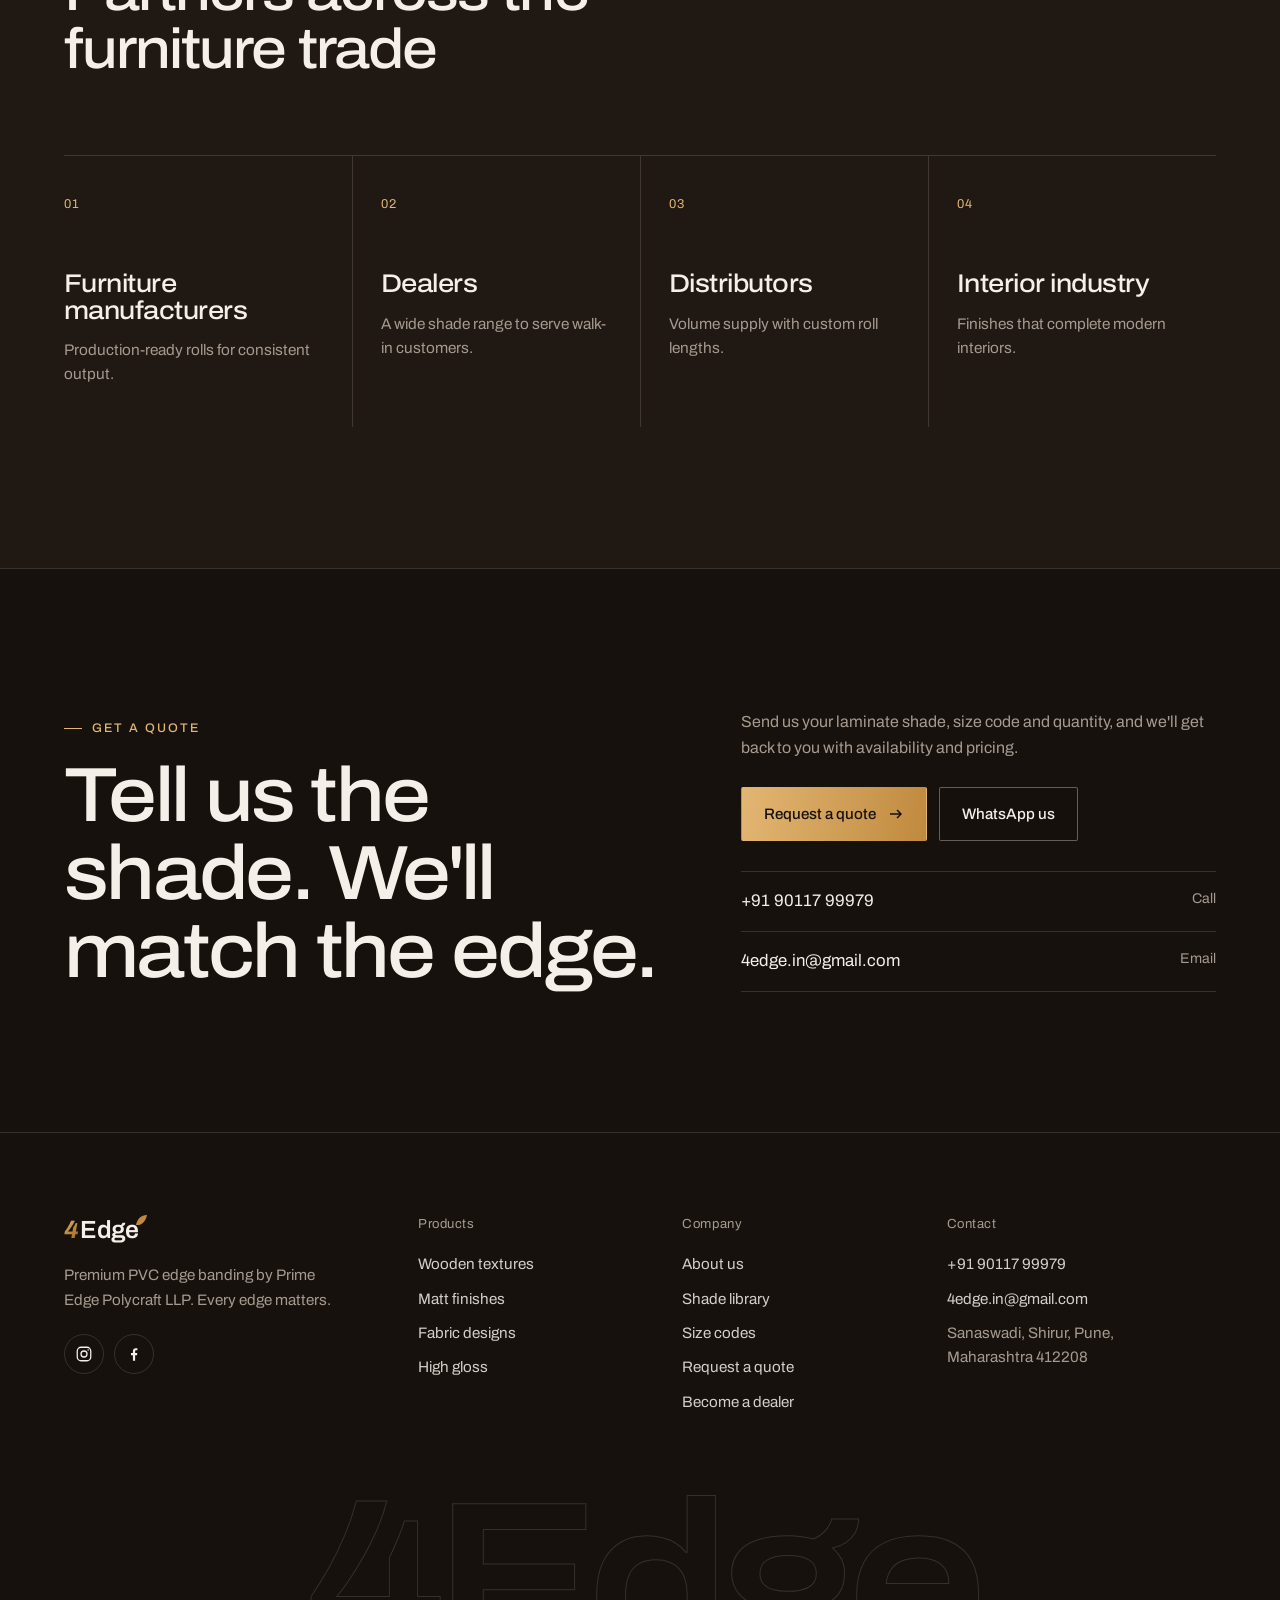
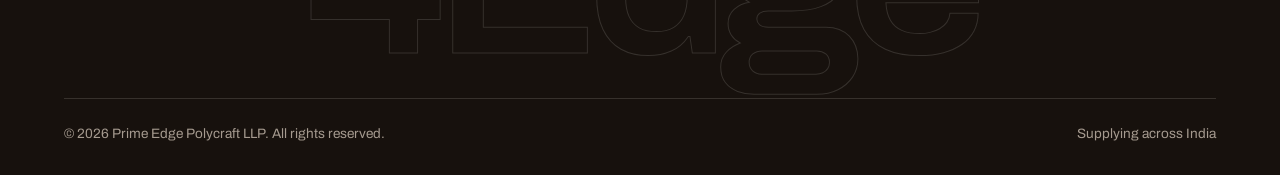
<file: about.html>
<!doctype html>
<html lang="en">
<head>
  <meta charset="utf-8">
  <meta name="viewport" content="width=device-width, initial-scale=1">
  <title>About | 4Edge by Prime Edge Polycraft LLP</title>
  <meta name="description" content="Prime Edge Polycraft LLP makes premium PVC edge banding under the 4Edge brand at its factory in Sanaswadi, Pune.">
  <meta property="og:title" content="About | 4Edge by Prime Edge Polycraft LLP">
  <meta property="og:description" content="Prime Edge Polycraft LLP makes premium PVC edge banding under the 4Edge brand at its factory in Sanaswadi, Pune.">
  <meta property="og:image" content="assets/factory.jpg">
  <meta name="theme-color" content="#17110d">
  <link rel="icon" href="assets/favicon.svg" type="image/svg+xml">
  <link rel="preconnect" href="https://fonts.googleapis.com">
  <link rel="preconnect" href="https://fonts.gstatic.com" crossorigin>
  <link href="https://fonts.googleapis.com/css2?family=Archivo:wdth,wght@62..125,300..800&display=swap" rel="stylesheet">
  <link rel="stylesheet" href="css/styles.css">
</head>
<body>

<!-- ============ NAV ============ -->
<header class="nav">
  <div class="container nav-inner">
    <a href="index.html" class="logo" aria-label="4Edge home">
      <span class="four">4</span><span class="word">Edge</span>
      <svg class="leaf" viewBox="0 0 12 16" aria-hidden="true"><defs><linearGradient id="lg" x1="0" y1="1" x2="1" y2="0"><stop offset="0" stop-color="#8f6224"/><stop offset="1" stop-color="#e2b673"/></linearGradient></defs><path d="M1 15C1 7 5 2 11 1c0 7-3 13-10 14z" fill="url(#lg)"/></svg>
    </a>
    <nav class="nav-links" aria-label="Primary">
      <a href="index.html">Home</a>
      <a href="products.html">Products</a>
      <a href="shades.html">Shades</a>
      <a href="products.html#sizes">Sizes</a>
      <a href="about.html" class="active">About</a>
      <a href="contact.html">Contact</a>
    </nav>
    <div class="nav-right">
      <a class="nav-phone" href="tel:+919011799979">
        <svg viewBox="0 0 24 24" fill="none" stroke="currentColor" stroke-width="1.6"><path d="M5 4h4l2 5-2.5 1.5a11 11 0 0 0 5 5L15 13l5 2v4a2 2 0 0 1-2 2A16 16 0 0 1 3 6a2 2 0 0 1 2-2"/></svg>
        +91 90117 99979
      </a>
      <a href="contact.html" class="btn btn-light">Request a quote <svg viewBox="0 0 16 16" fill="none" stroke="currentColor" stroke-width="1.5"><path d="M2 8h11M9 4l4 4-4 4"/></svg></a>
      <button class="nav-toggle" aria-label="Open menu" aria-expanded="false"><span></span></button>
    </div>
  </div>
  <div class="mobile-menu">
    <a class="m-link" href="index.html">Home</a>
    <a class="m-link" href="products.html">Products</a>
    <a class="m-link" href="shades.html">Shades</a>
    <a class="m-link" href="products.html#sizes">Sizes</a>
    <a class="m-link" href="about.html">About</a>
    <a class="m-link" href="contact.html">Contact</a>
    <div class="m-foot">
      <a href="tel:+919011799979">+91 90117 99979</a>
      <a href="contact.html" class="btn btn-gold">Request a quote</a>
        <div class="social social-m">
          <a href="https://www.instagram.com/4edgee/" target="_blank" rel="noopener" aria-label="4Edge on Instagram"><svg viewBox="0 0 24 24" fill="none" stroke="currentColor" stroke-width="1.7"><rect x="3" y="3" width="18" height="18" rx="5"/><circle cx="12" cy="12" r="4"/><circle cx="17.5" cy="6.5" r="1" fill="currentColor" stroke="none"/></svg></a>
          <a href="https://www.facebook.com/share/1E1a6h7fi3/" target="_blank" rel="noopener" aria-label="4Edge on Facebook"><svg viewBox="0 0 24 24" fill="currentColor"><path d="M13.5 21v-7.5h2.5l.4-3h-2.9V8.6c0-.9.3-1.5 1.5-1.5h1.5V4.4c-.3 0-1.2-.1-2.2-.1-2.2 0-3.7 1.3-3.7 3.8v2.4H8v3h2.6V21h2.9z"/></svg></a>
        </div>
    </div>
  </div>
</header>

<main>
<section class="page-hero">
  <div class="container">
    <span class="eyebrow reveal">About us</span>
    <div class="row">
      <div>
        <h1 class="reveal d1">We believe every edge matters</h1>
        <p class="lead reveal d2">Prime Edge Polycraft LLP makes premium PVC edge banding under the brand name 4Edge for the furniture and interior industry.</p>
      </div>
      <div class="meta-box reveal d3">
        <div><span>Company</span>Prime Edge Polycraft LLP</div>
        <div><span>Brand</span>4Edge</div>
        <div><span>Factory</span>Pune, Maharashtra</div>
      </div>
    </div>
  </div>
</section>

<section class="section">
  <div class="container about-split">
    <div class="brand-card reveal"><img src="assets/logo-card.jpg" alt="4Edge logo with the line Edge for Luxury"></div>
    <div class="intro-copy">
      <span class="eyebrow reveal">Our story</span>
      <h2 class="reveal d1" style="margin:18px 0 28px">Built around one detail most people overlook</h2>
      <p class="big reveal d1">Furniture is judged at its edges. A cabinet can use the best board on the market and still look cheap if the edge band is the wrong shade, peels or chips.</p>
      <p class="reveal d2">4Edge exists to get that detail right. We focus on quality, durability and attractive finishes, and offer wooden textures, matt finishes, fabric designs and high-gloss options that complement modern furniture and interiors.</p>
      <p class="reveal d3">Our goal is simple: reliable products, a wide range of shades and the same quality in every order, for furniture manufacturers, dealers and distributors across India.</p>
    </div>
  </div>
</section>

<section class="section cream-2">
  <div class="container">
    <div class="section-head">
      <div>
        <span class="eyebrow reveal">What we stand for</span>
        <h2 class="reveal d1">Three promises on every roll</h2>
      </div>
    </div>
    <div class="values">
      <div class="reveal"><span class="eyebrow">01</span><h3>Quality</h3><p>Precise thickness, accurate colour and a clean surface, checked before every roll leaves the factory.</p></div>
      <div class="reveal d1"><span class="eyebrow">02</span><h3>Durability</h3><p>PVC edge banding that protects panel edges and keeps furniture looking finished for years.</p></div>
      <div class="reveal d2"><span class="eyebrow">03</span><h3>Finish</h3><p>Wooden, matt, fabric and high-gloss designs that blend with the surfaces your customers love.</p></div>
    </div>
  </div>
</section>

<div class="image-band">
  <img src="assets/factory.jpg" alt="Inside the 4Edge factory at Sanaswadi, Pune" loading="lazy">
  <div class="caption"><span>Sanaswadi, Shirur, Pune, Maharashtra 412208</span><span>Supplying across India</span></div>
</div>

<section class="section dark-2">
  <div class="container">
    <div class="section-head">
      <div>
        <span class="eyebrow reveal">Who we serve</span>
        <h2 class="reveal d1">Partners across the furniture trade</h2>
      </div>
    </div>
    <div class="grid-4">
      <div class="card reveal"><span class="card-num">01</span><h3>Furniture manufacturers</h3><p>Production-ready rolls for consistent output.</p></div>
      <div class="card reveal d1"><span class="card-num">02</span><h3>Dealers</h3><p>A wide shade range to serve walk-in customers.</p></div>
      <div class="card reveal d2"><span class="card-num">03</span><h3>Distributors</h3><p>Volume supply with custom roll lengths.</p></div>
      <div class="card reveal d3"><span class="card-num">04</span><h3>Interior industry</h3><p>Finishes that complete modern interiors.</p></div>
    </div>
  </div>
</section>

<!-- ============ CTA ============ -->
<section class="section dark cta" style="border-top:1px solid var(--line-dark)">
  <div class="container cta-inner">
    <div>
      <span class="eyebrow reveal">Get a quote</span>
      <h2 class="reveal d1" style="margin-top:18px">Tell us the shade. We'll match the edge.</h2>
    </div>
    <div class="cta-side reveal d2">
      <p>Send us your laminate shade, size code and quantity, and we'll get back to you with availability and pricing.</p>
      <div class="cta-actions">
        <a href="contact.html" class="btn btn-gold">Request a quote <svg viewBox="0 0 16 16" fill="none" stroke="currentColor" stroke-width="1.5"><path d="M2 8h11M9 4l4 4-4 4"/></svg></a>
        <a href="https://wa.me/919011799979" target="_blank" rel="noopener" class="btn btn-ghost">WhatsApp us</a>
      </div>
      <div class="phone-list">
        <a href="tel:+919011799979">+91 90117 99979 <span>Call</span></a>
        <a href="mailto:4edge.in@gmail.com">4edge.in@gmail.com <span>Email</span></a>
      </div>
    </div>
  </div>
</section>



</main>

<!-- ============ FOOTER ============ -->
<footer class="footer">
  <div class="container">
    <div class="footer-top">
      <div>
        <a href="index.html" class="logo"><span class="four">4</span><span class="word">Edge</span><svg class="leaf" viewBox="0 0 12 16" aria-hidden="true"><path d="M1 15C1 7 5 2 11 1c0 7-3 13-10 14z" fill="#c08a3e"/></svg></a>
        <p class="tagline">Premium PVC edge banding by Prime Edge Polycraft LLP. Every edge matters.</p>
        <div class="social">
          <a href="https://www.instagram.com/4edgee/" target="_blank" rel="noopener" aria-label="4Edge on Instagram"><svg viewBox="0 0 24 24" fill="none" stroke="currentColor" stroke-width="1.7"><rect x="3" y="3" width="18" height="18" rx="5"/><circle cx="12" cy="12" r="4"/><circle cx="17.5" cy="6.5" r="1" fill="currentColor" stroke="none"/></svg></a>
          <a href="https://www.facebook.com/share/1E1a6h7fi3/" target="_blank" rel="noopener" aria-label="4Edge on Facebook"><svg viewBox="0 0 24 24" fill="currentColor"><path d="M13.5 21v-7.5h2.5l.4-3h-2.9V8.6c0-.9.3-1.5 1.5-1.5h1.5V4.4c-.3 0-1.2-.1-2.2-.1-2.2 0-3.7 1.3-3.7 3.8v2.4H8v3h2.6V21h2.9z"/></svg></a>
        </div>
      </div>
      <div>
        <h4>Products</h4>
        <ul>
          <li><a href="shades.html#wooden">Wooden textures</a></li>
          <li><a href="shades.html#solid">Matt finishes</a></li>
          <li><a href="shades.html#fabric">Fabric designs</a></li>
          <li><a href="shades.html">High gloss</a></li>
        </ul>
      </div>
      <div>
        <h4>Company</h4>
        <ul>
          <li><a href="about.html">About us</a></li>
          <li><a href="shades.html">Shade library</a></li>
          <li><a href="products.html#sizes">Size codes</a></li>
          <li><a href="contact.html">Request a quote</a></li>
          <li><a href="contact.html">Become a dealer</a></li>
        </ul>
      </div>
      <div>
        <h4>Contact</h4>
        <ul>
          <li><a href="tel:+919011799979">+91 90117 99979</a></li>
          <li><a href="mailto:4edge.in@gmail.com">4edge.in@gmail.com</a></li>
          <li style="color:var(--muted-dark)">Sanaswadi, Shirur, Pune,<br>Maharashtra 412208</li>
        </ul>
      </div>
    </div>
    <div class="footer-word" aria-hidden="true">4Edge</div>
    <div class="footer-bottom">
      <span>© <span data-year></span> Prime Edge Polycraft LLP. All rights reserved.</span>
      <span>Supplying across India</span>
    </div>
  </div>
</footer>

<a class="wa-float" href="https://wa.me/919011799979" target="_blank" rel="noopener" aria-label="Chat on WhatsApp">
  <svg viewBox="0 0 24 24" fill="currentColor"><path d="M12 2a10 10 0 0 0-8.6 15.1L2 22l5-1.3A10 10 0 1 0 12 2zm0 18.2c-1.5 0-3-.4-4.3-1.2l-.3-.2-3 .8.8-2.9-.2-.3A8.2 8.2 0 1 1 12 20.2zm4.5-6.1c-.2-.1-1.5-.7-1.7-.8-.2-.1-.4-.1-.6.1l-.8 1c-.1.2-.3.2-.5.1a6.7 6.7 0 0 1-3.3-2.9c-.3-.4.2-.4.8-1.4.1-.2 0-.3 0-.5l-.8-1.8c-.2-.5-.4-.4-.6-.4h-.5a1 1 0 0 0-.7.3 3 3 0 0 0-.9 2.2 5.2 5.2 0 0 0 1.1 2.7 11.8 11.8 0 0 0 4.5 4c1.7.7 2.3.8 3.2.6.5-.1 1.5-.6 1.7-1.2.2-.6.2-1.1.2-1.2-.1-.2-.3-.3-.6-.4z"/></svg>
</a>

<script src="js/shades-data.js"></script>
<script src="js/shades.js"></script>
<script src="js/main.js"></script>
</body>
</html>
</file>
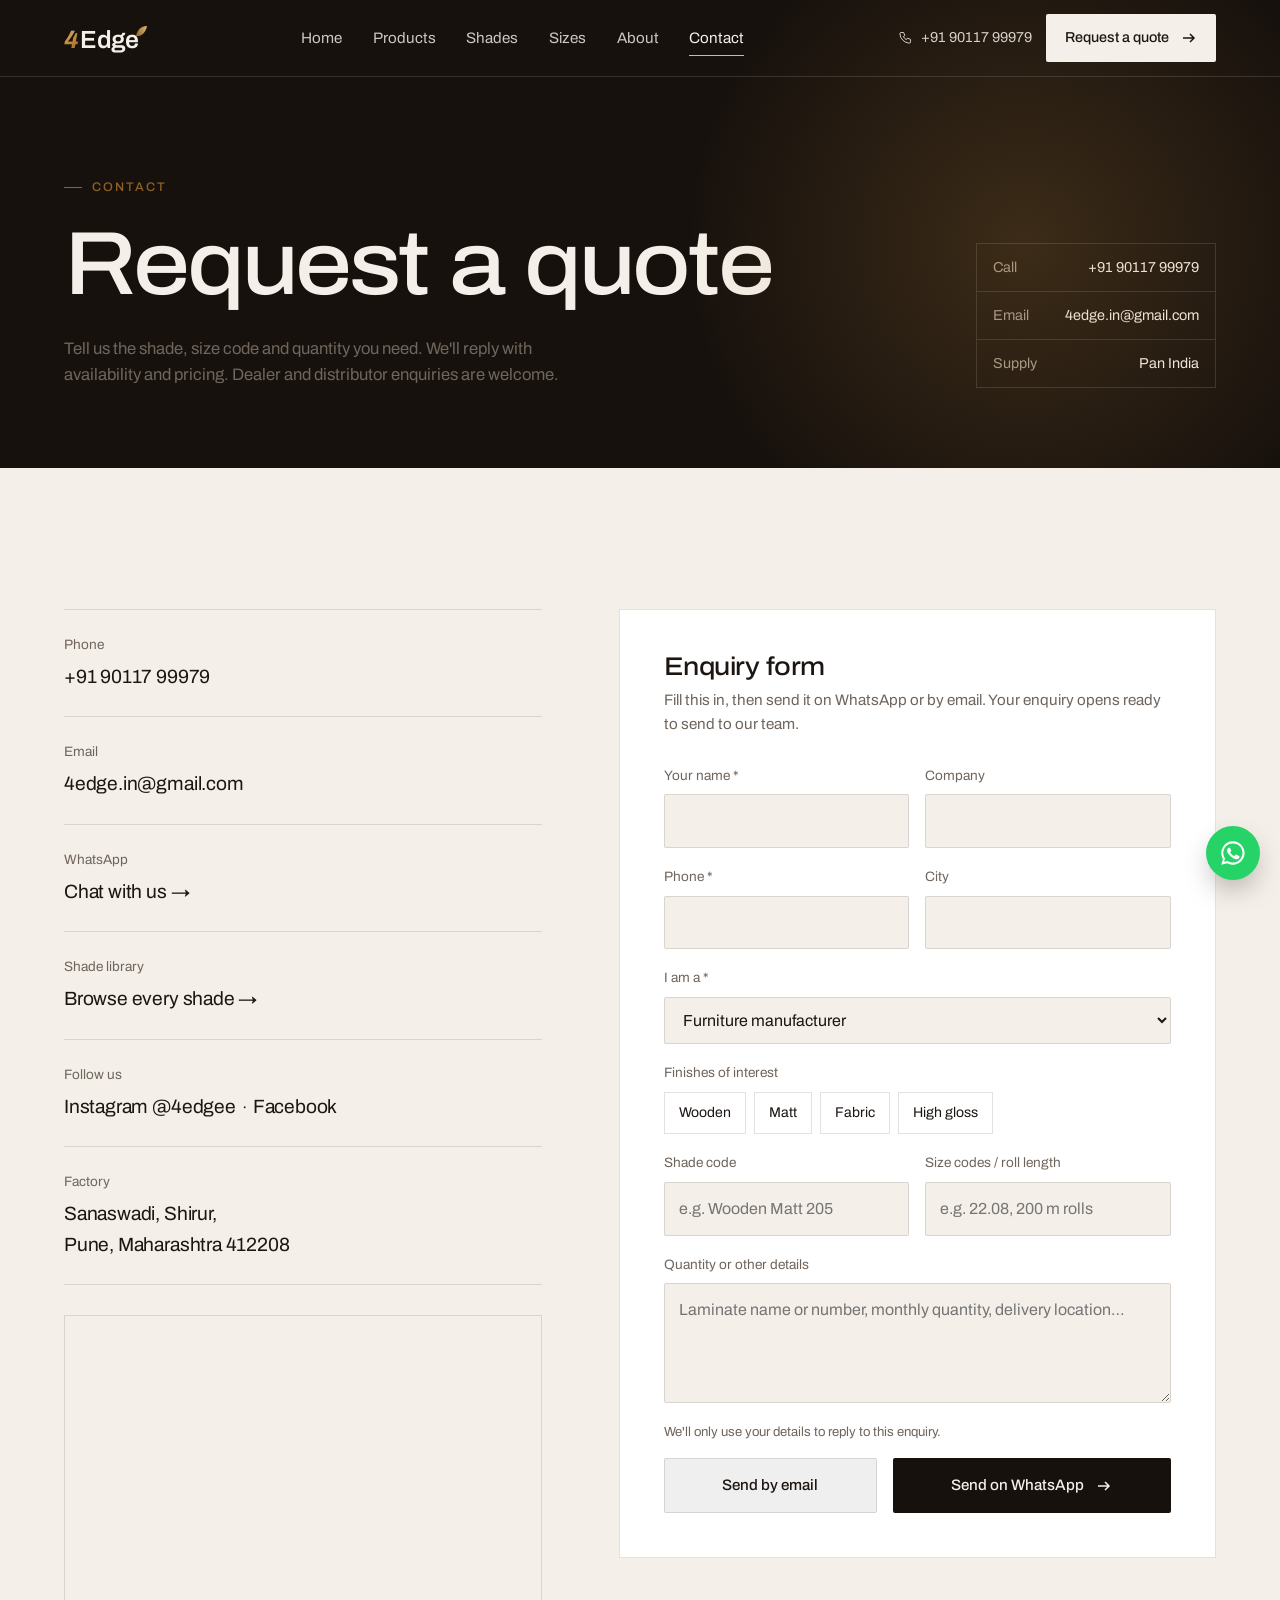
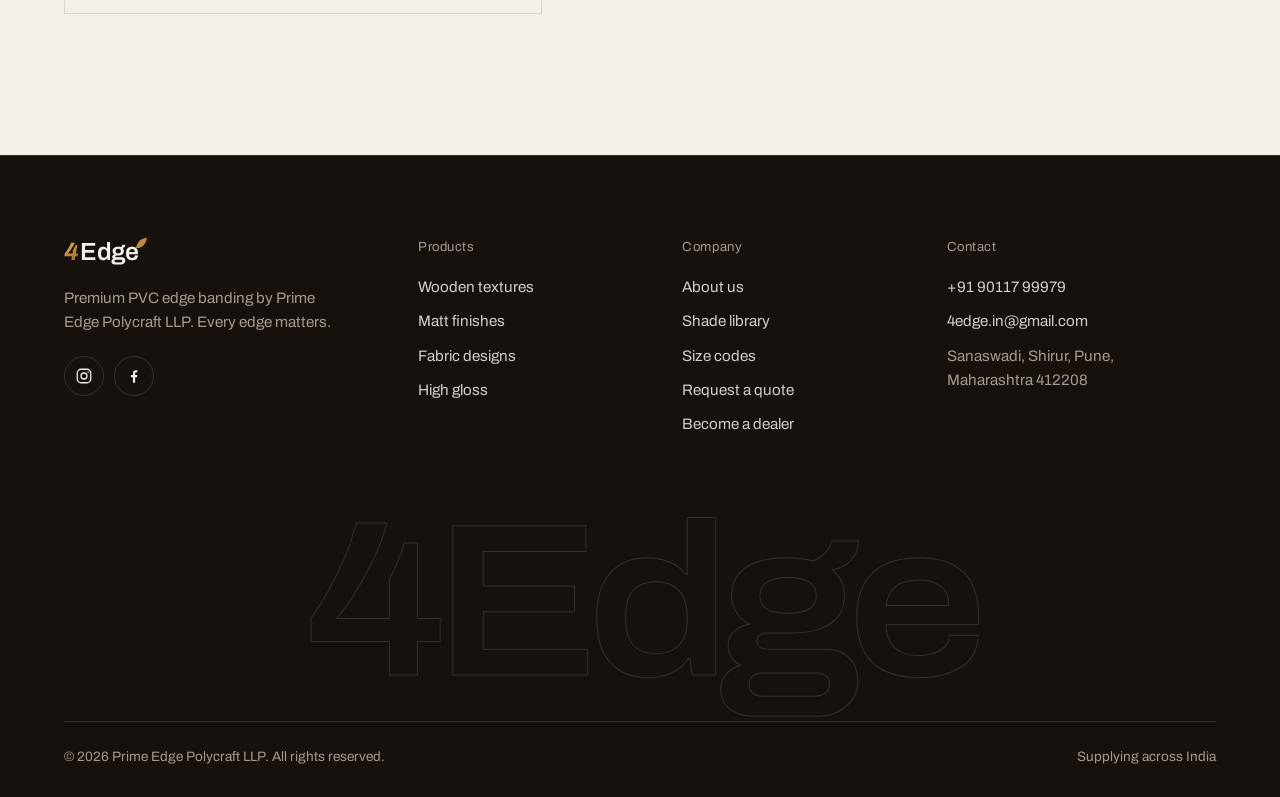
<file: contact.html>
<!doctype html>
<html lang="en">
<head>
  <meta charset="utf-8">
  <meta name="viewport" content="width=device-width, initial-scale=1">
  <title>Contact & Request a Quote | 4Edge</title>
  <meta name="description" content="Request a quote for 4Edge PVC edge banding. Call or WhatsApp +91 90117 99979, email 4edge.in@gmail.com, or visit our factory at Sanaswadi, Shirur, Pune.">
  <meta property="og:title" content="Contact & Request a Quote | 4Edge">
  <meta property="og:description" content="Request a quote for 4Edge PVC edge banding. Call or WhatsApp +91 90117 99979, email 4edge.in@gmail.com, or visit our factory at Sanaswadi, Shirur, Pune.">
  <meta property="og:image" content="assets/factory.jpg">
  <meta name="theme-color" content="#17110d">
  <link rel="icon" href="assets/favicon.svg" type="image/svg+xml">
  <link rel="preconnect" href="https://fonts.googleapis.com">
  <link rel="preconnect" href="https://fonts.gstatic.com" crossorigin>
  <link href="https://fonts.googleapis.com/css2?family=Archivo:wdth,wght@62..125,300..800&display=swap" rel="stylesheet">
  <link rel="stylesheet" href="css/styles.css">
</head>
<body>

<!-- ============ NAV ============ -->
<header class="nav">
  <div class="container nav-inner">
    <a href="index.html" class="logo" aria-label="4Edge home">
      <span class="four">4</span><span class="word">Edge</span>
      <svg class="leaf" viewBox="0 0 12 16" aria-hidden="true"><defs><linearGradient id="lg" x1="0" y1="1" x2="1" y2="0"><stop offset="0" stop-color="#8f6224"/><stop offset="1" stop-color="#e2b673"/></linearGradient></defs><path d="M1 15C1 7 5 2 11 1c0 7-3 13-10 14z" fill="url(#lg)"/></svg>
    </a>
    <nav class="nav-links" aria-label="Primary">
      <a href="index.html">Home</a>
      <a href="products.html">Products</a>
      <a href="shades.html">Shades</a>
      <a href="products.html#sizes">Sizes</a>
      <a href="about.html">About</a>
      <a href="contact.html" class="active">Contact</a>
    </nav>
    <div class="nav-right">
      <a class="nav-phone" href="tel:+919011799979">
        <svg viewBox="0 0 24 24" fill="none" stroke="currentColor" stroke-width="1.6"><path d="M5 4h4l2 5-2.5 1.5a11 11 0 0 0 5 5L15 13l5 2v4a2 2 0 0 1-2 2A16 16 0 0 1 3 6a2 2 0 0 1 2-2"/></svg>
        +91 90117 99979
      </a>
      <a href="contact.html" class="btn btn-light">Request a quote <svg viewBox="0 0 16 16" fill="none" stroke="currentColor" stroke-width="1.5"><path d="M2 8h11M9 4l4 4-4 4"/></svg></a>
      <button class="nav-toggle" aria-label="Open menu" aria-expanded="false"><span></span></button>
    </div>
  </div>
  <div class="mobile-menu">
    <a class="m-link" href="index.html">Home</a>
    <a class="m-link" href="products.html">Products</a>
    <a class="m-link" href="shades.html">Shades</a>
    <a class="m-link" href="products.html#sizes">Sizes</a>
    <a class="m-link" href="about.html">About</a>
    <a class="m-link" href="contact.html">Contact</a>
    <div class="m-foot">
      <a href="tel:+919011799979">+91 90117 99979</a>
      <a href="contact.html" class="btn btn-gold">Request a quote</a>
        <div class="social social-m">
          <a href="https://www.instagram.com/4edgee/" target="_blank" rel="noopener" aria-label="4Edge on Instagram"><svg viewBox="0 0 24 24" fill="none" stroke="currentColor" stroke-width="1.7"><rect x="3" y="3" width="18" height="18" rx="5"/><circle cx="12" cy="12" r="4"/><circle cx="17.5" cy="6.5" r="1" fill="currentColor" stroke="none"/></svg></a>
          <a href="https://www.facebook.com/share/1E1a6h7fi3/" target="_blank" rel="noopener" aria-label="4Edge on Facebook"><svg viewBox="0 0 24 24" fill="currentColor"><path d="M13.5 21v-7.5h2.5l.4-3h-2.9V8.6c0-.9.3-1.5 1.5-1.5h1.5V4.4c-.3 0-1.2-.1-2.2-.1-2.2 0-3.7 1.3-3.7 3.8v2.4H8v3h2.6V21h2.9z"/></svg></a>
        </div>
    </div>
  </div>
</header>

<main>
<section class="page-hero">
  <div class="container">
    <span class="eyebrow reveal">Contact</span>
    <div class="row">
      <div>
        <h1 class="reveal d1">Request a quote</h1>
        <p class="lead reveal d2">Tell us the shade, size code and quantity you need. We'll reply with availability and pricing. Dealer and distributor enquiries are welcome.</p>
      </div>
      <div class="meta-box reveal d3">
        <div><span>Call</span><a href="tel:+919011799979">+91 90117 99979</a></div>
        <div><span>Email</span><a href="mailto:4edge.in@gmail.com">4edge.in@gmail.com</a></div>
        <div><span>Supply</span>Pan India</div>
      </div>
    </div>
  </div>
</section>

<section class="section">
  <div class="container contact-grid">
    <div class="contact-info">
      <div class="block reveal"><small>Phone</small><a href="tel:+919011799979">+91 90117 99979</a></div>
      <div class="block reveal d1"><small>Email</small><a href="mailto:4edge.in@gmail.com">4edge.in@gmail.com</a></div>
      <div class="block reveal d2"><small>WhatsApp</small><a href="https://wa.me/919011799979" target="_blank" rel="noopener">Chat with us →</a></div>
      <div class="block reveal d2"><small>Shade library</small><a href="shades.html">Browse every shade →</a></div>
      <div class="block reveal d2"><small>Follow us</small><a href="https://www.instagram.com/4edgee/" target="_blank" rel="noopener">Instagram @4edgee</a> &nbsp;·&nbsp; <a href="https://www.facebook.com/share/1E1a6h7fi3/" target="_blank" rel="noopener">Facebook</a></div>
      <div class="block reveal d3"><small>Factory</small><address>Sanaswadi, Shirur,<br>Pune, Maharashtra 412208</address></div>
      <div class="map-wrap reveal">
        <iframe title="4Edge factory location: Sanaswadi, Shirur, Pune" loading="lazy" referrerpolicy="no-referrer-when-downgrade" src="https://maps.google.com/maps?q=Sanaswadi,+Shirur,+Pune,+Maharashtra+412208&z=13&output=embed"></iframe>
      </div>
    </div>

    <form class="form reveal d1" id="enquiry-form" novalidate>
      <h3>Enquiry form</h3>
      <p>Fill this in, then send it on WhatsApp or by email. Your enquiry opens ready to send to our team.</p>
      <div class="field-row">
        <div class="field"><label for="name">Your name *</label><input id="name" name="name" required autocomplete="name"></div>
        <div class="field"><label for="company">Company</label><input id="company" name="company" autocomplete="organization"></div>
      </div>
      <div class="field-row">
        <div class="field"><label for="phone">Phone *</label><input id="phone" name="phone" type="tel" required autocomplete="tel" pattern="[0-9+\s\-]{10,15}"></div>
        <div class="field"><label for="city">City</label><input id="city" name="city" autocomplete="address-level2"></div>
      </div>
      <div class="field">
        <label for="type">I am a *</label>
        <select id="type" name="type" required>
          <option value="Furniture manufacturer">Furniture manufacturer</option>
          <option value="Dealer">Dealer</option>
          <option value="Distributor">Distributor</option>
          <option value="Interior designer / contractor">Interior designer / contractor</option>
          <option value="Other">Other</option>
        </select>
      </div>
      <div class="field">
        <label>Finishes of interest</label>
        <div class="check-group">
          <label><input type="checkbox" name="finish" value="Wooden"><span>Wooden</span></label>
          <label><input type="checkbox" name="finish" value="Matt"><span>Matt</span></label>
          <label><input type="checkbox" name="finish" value="Fabric"><span>Fabric</span></label>
          <label><input type="checkbox" name="finish" value="High Gloss"><span>High gloss</span></label>
        </div>
      </div>
      <div class="field-row">
        <div class="field"><label for="shade">Shade code</label><input id="shade" name="shade" placeholder="e.g. Wooden Matt 205"></div>
        <div class="field"><label for="sizes">Size codes / roll length</label><input id="sizes" name="sizes" placeholder="e.g. 22.08, 200 m rolls"></div>
      </div>
      <div class="field"><label for="message">Quantity or other details</label><textarea id="message" name="message" placeholder="Laminate name or number, monthly quantity, delivery location…"></textarea></div>
      <div class="form-foot">
        <small>We'll only use your details to reply to this enquiry.</small>
        <button type="button" class="btn btn-outline" data-send-email>Send by email</button>
        <button type="submit" class="btn btn-dark">Send on WhatsApp <svg viewBox="0 0 16 16" fill="none" stroke="currentColor" stroke-width="1.5"><path d="M2 8h11M9 4l4 4-4 4"/></svg></button>
      </div>
    </form>
  </div>
</section>

</main>

<!-- ============ FOOTER ============ -->
<footer class="footer">
  <div class="container">
    <div class="footer-top">
      <div>
        <a href="index.html" class="logo"><span class="four">4</span><span class="word">Edge</span><svg class="leaf" viewBox="0 0 12 16" aria-hidden="true"><path d="M1 15C1 7 5 2 11 1c0 7-3 13-10 14z" fill="#c08a3e"/></svg></a>
        <p class="tagline">Premium PVC edge banding by Prime Edge Polycraft LLP. Every edge matters.</p>
        <div class="social">
          <a href="https://www.instagram.com/4edgee/" target="_blank" rel="noopener" aria-label="4Edge on Instagram"><svg viewBox="0 0 24 24" fill="none" stroke="currentColor" stroke-width="1.7"><rect x="3" y="3" width="18" height="18" rx="5"/><circle cx="12" cy="12" r="4"/><circle cx="17.5" cy="6.5" r="1" fill="currentColor" stroke="none"/></svg></a>
          <a href="https://www.facebook.com/share/1E1a6h7fi3/" target="_blank" rel="noopener" aria-label="4Edge on Facebook"><svg viewBox="0 0 24 24" fill="currentColor"><path d="M13.5 21v-7.5h2.5l.4-3h-2.9V8.6c0-.9.3-1.5 1.5-1.5h1.5V4.4c-.3 0-1.2-.1-2.2-.1-2.2 0-3.7 1.3-3.7 3.8v2.4H8v3h2.6V21h2.9z"/></svg></a>
        </div>
      </div>
      <div>
        <h4>Products</h4>
        <ul>
          <li><a href="shades.html#wooden">Wooden textures</a></li>
          <li><a href="shades.html#solid">Matt finishes</a></li>
          <li><a href="shades.html#fabric">Fabric designs</a></li>
          <li><a href="shades.html">High gloss</a></li>
        </ul>
      </div>
      <div>
        <h4>Company</h4>
        <ul>
          <li><a href="about.html">About us</a></li>
          <li><a href="shades.html">Shade library</a></li>
          <li><a href="products.html#sizes">Size codes</a></li>
          <li><a href="contact.html">Request a quote</a></li>
          <li><a href="contact.html">Become a dealer</a></li>
        </ul>
      </div>
      <div>
        <h4>Contact</h4>
        <ul>
          <li><a href="tel:+919011799979">+91 90117 99979</a></li>
          <li><a href="mailto:4edge.in@gmail.com">4edge.in@gmail.com</a></li>
          <li style="color:var(--muted-dark)">Sanaswadi, Shirur, Pune,<br>Maharashtra 412208</li>
        </ul>
      </div>
    </div>
    <div class="footer-word" aria-hidden="true">4Edge</div>
    <div class="footer-bottom">
      <span>© <span data-year></span> Prime Edge Polycraft LLP. All rights reserved.</span>
      <span>Supplying across India</span>
    </div>
  </div>
</footer>

<a class="wa-float" href="https://wa.me/919011799979" target="_blank" rel="noopener" aria-label="Chat on WhatsApp">
  <svg viewBox="0 0 24 24" fill="currentColor"><path d="M12 2a10 10 0 0 0-8.6 15.1L2 22l5-1.3A10 10 0 1 0 12 2zm0 18.2c-1.5 0-3-.4-4.3-1.2l-.3-.2-3 .8.8-2.9-.2-.3A8.2 8.2 0 1 1 12 20.2zm4.5-6.1c-.2-.1-1.5-.7-1.7-.8-.2-.1-.4-.1-.6.1l-.8 1c-.1.2-.3.2-.5.1a6.7 6.7 0 0 1-3.3-2.9c-.3-.4.2-.4.8-1.4.1-.2 0-.3 0-.5l-.8-1.8c-.2-.5-.4-.4-.6-.4h-.5a1 1 0 0 0-.7.3 3 3 0 0 0-.9 2.2 5.2 5.2 0 0 0 1.1 2.7 11.8 11.8 0 0 0 4.5 4c1.7.7 2.3.8 3.2.6.5-.1 1.5-.6 1.7-1.2.2-.6.2-1.1.2-1.2-.1-.2-.3-.3-.6-.4z"/></svg>
</a>

<script src="js/shades-data.js"></script>
<script src="js/shades.js"></script>
<script src="js/main.js"></script>
</body>
</html>
</file>
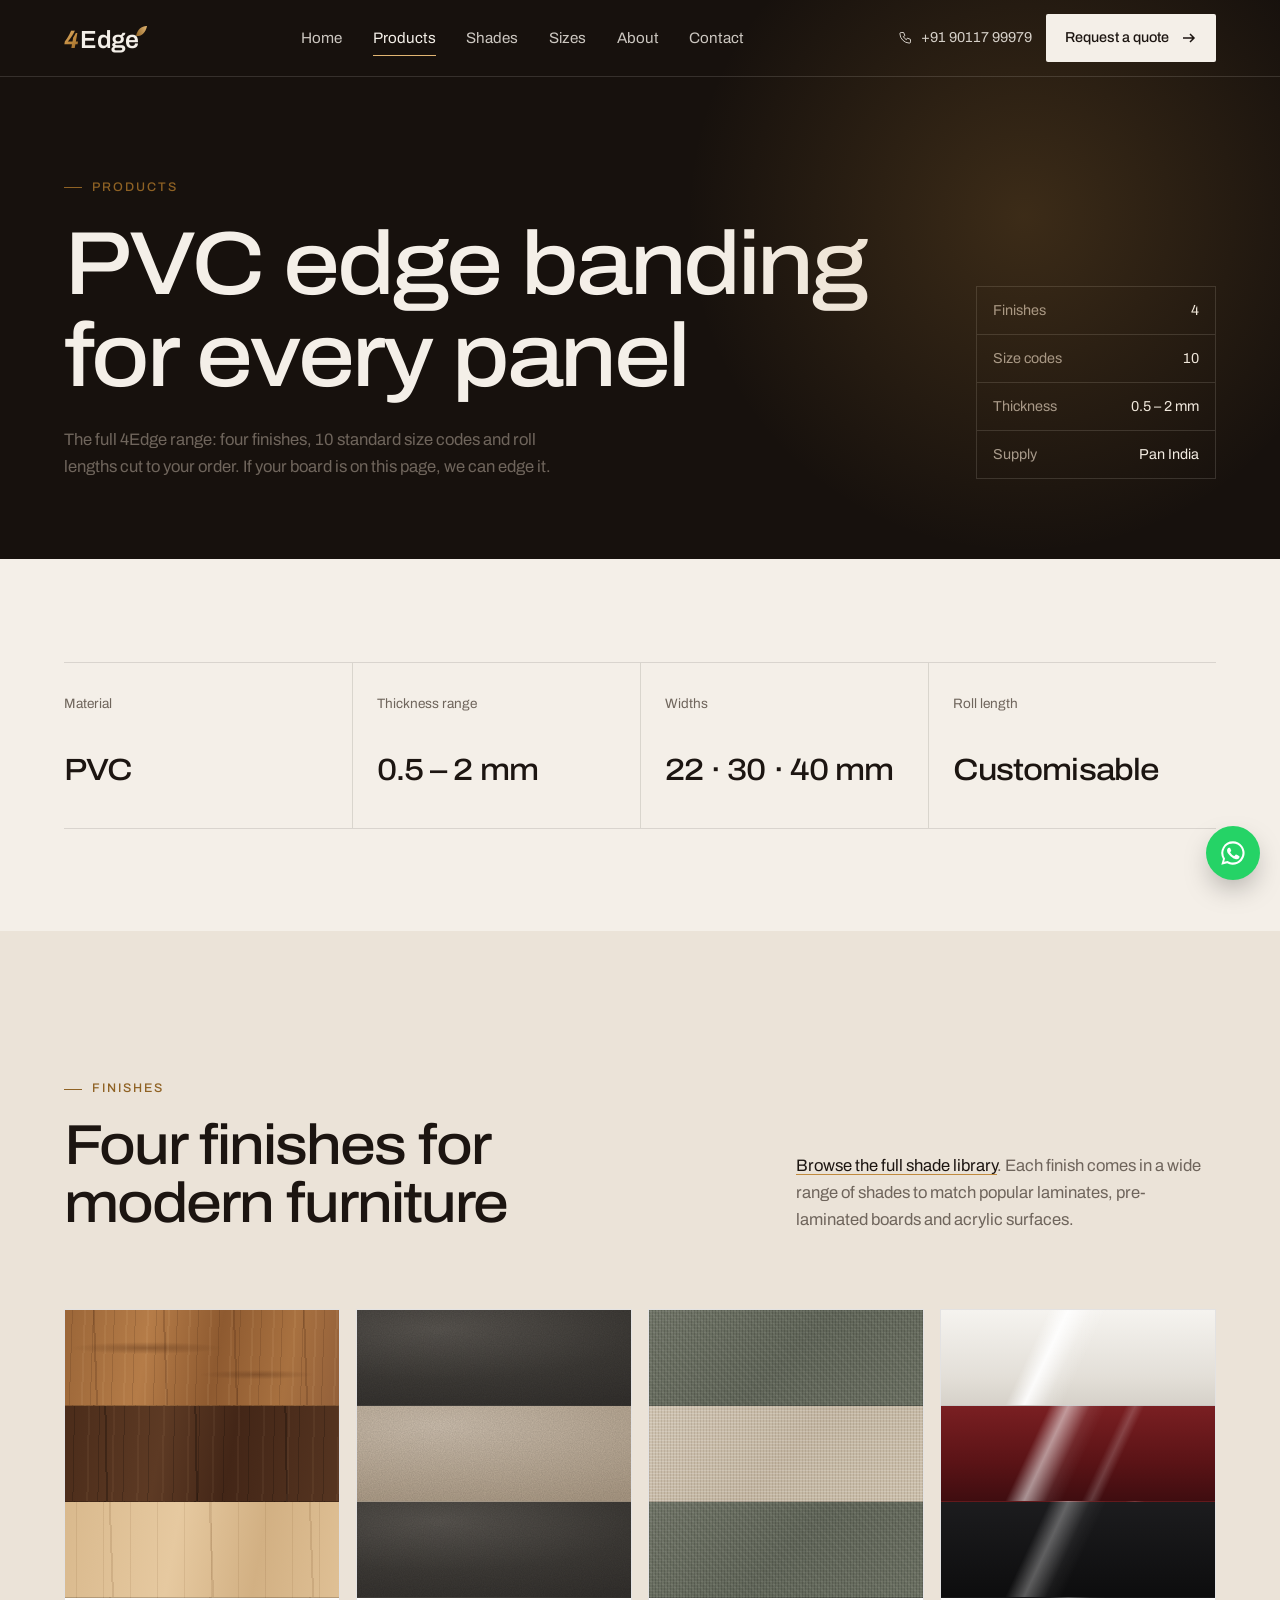
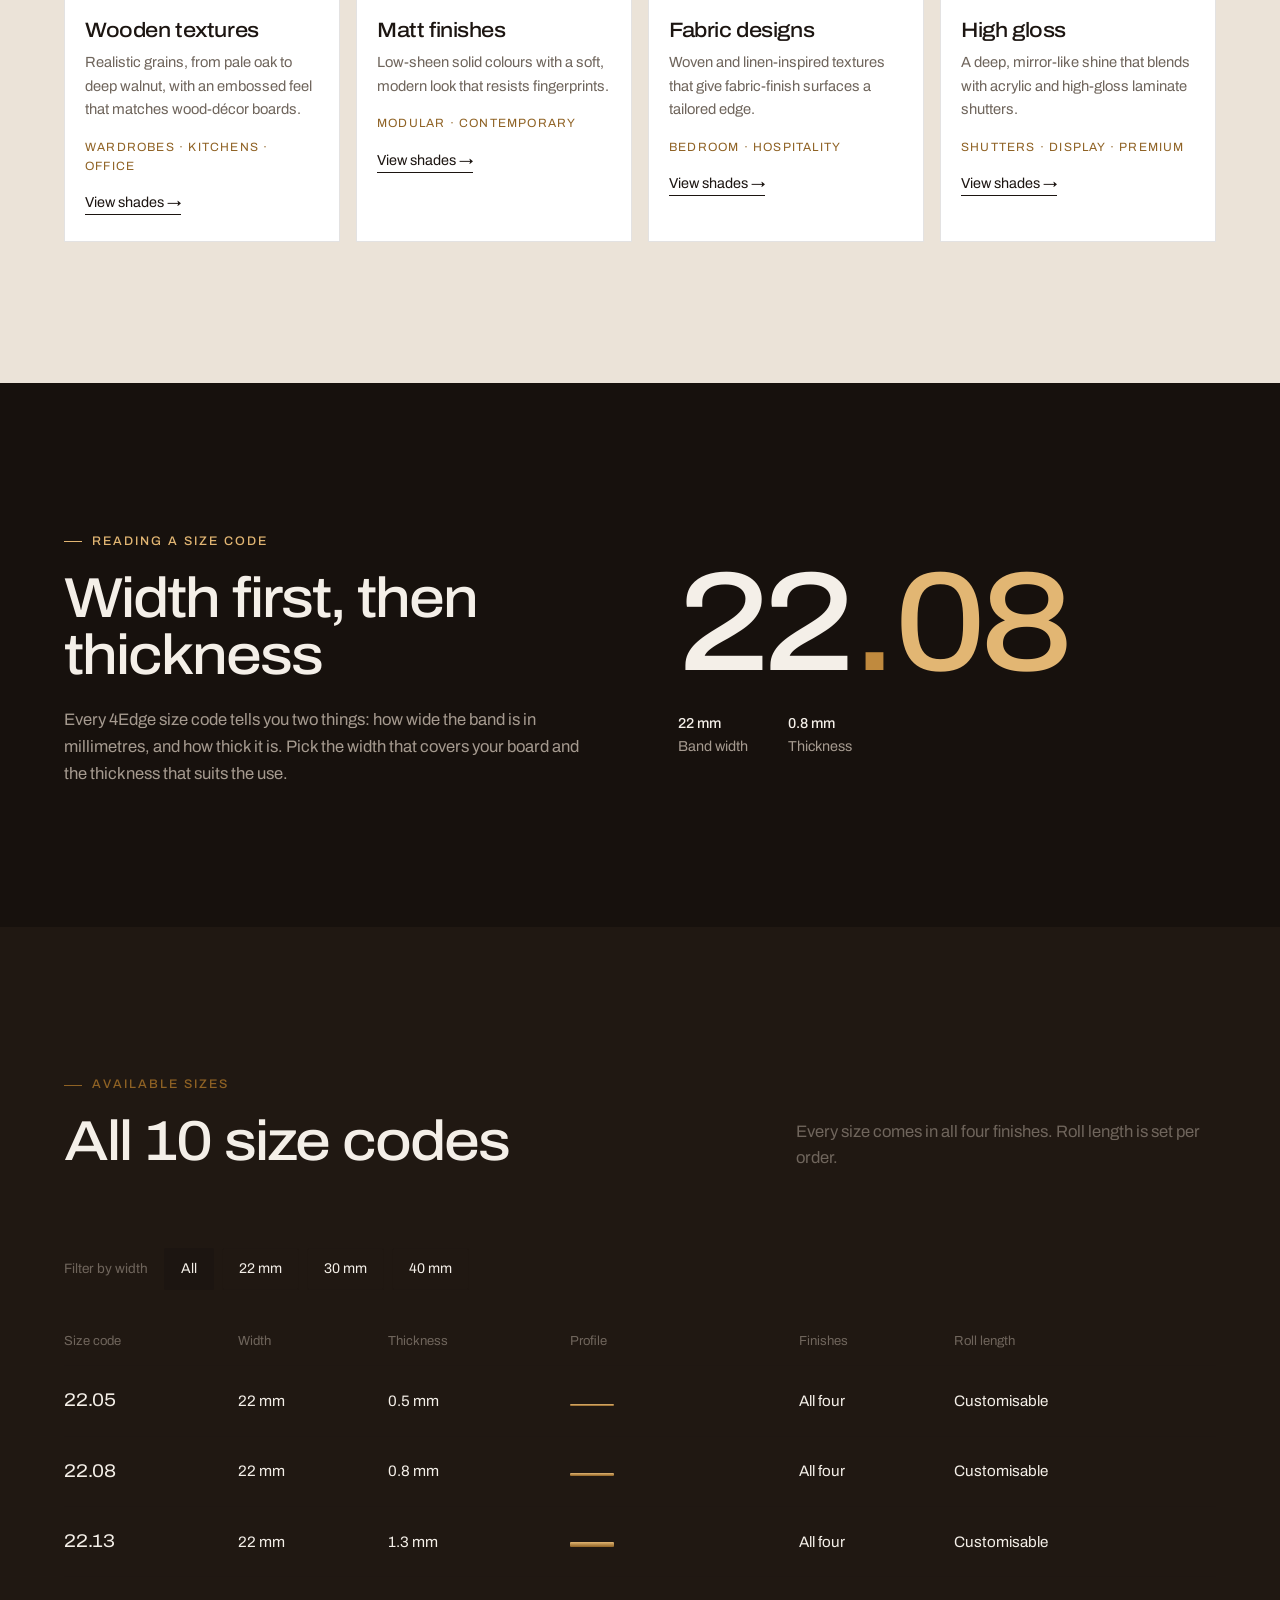
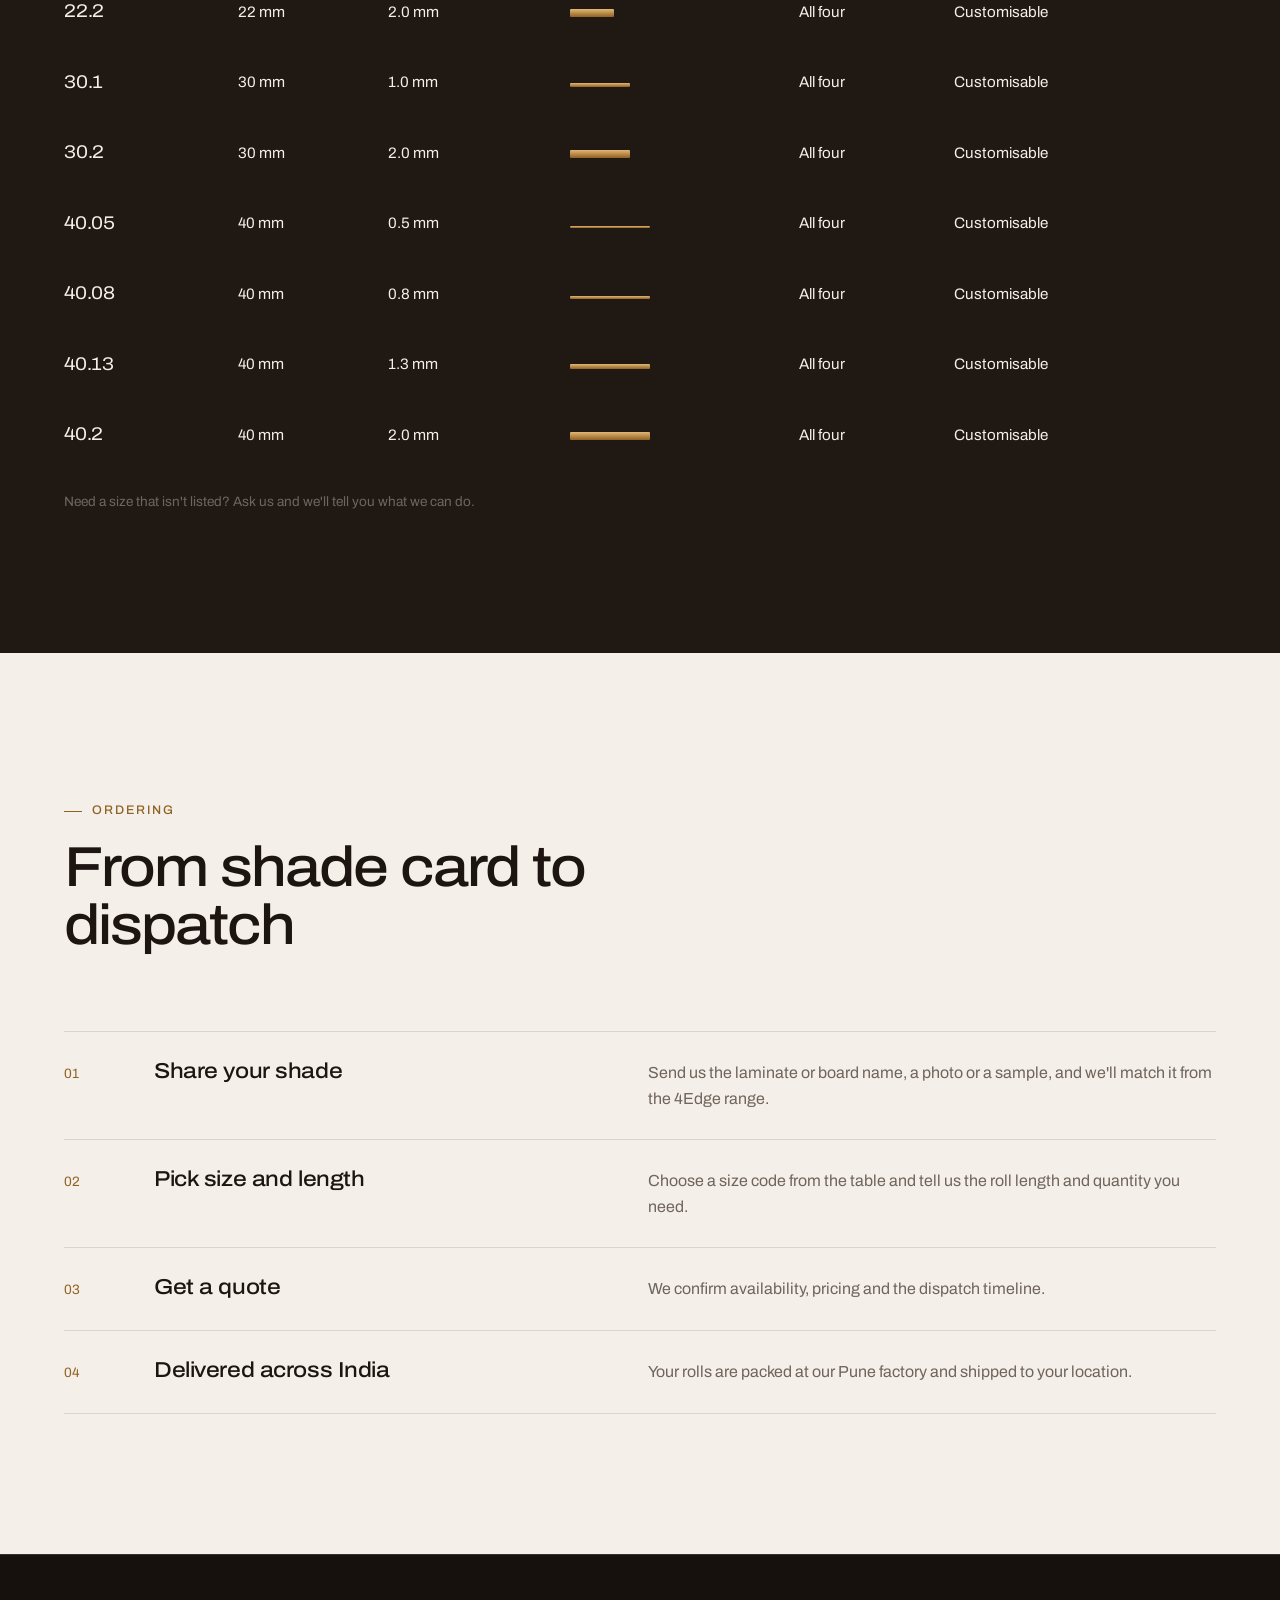
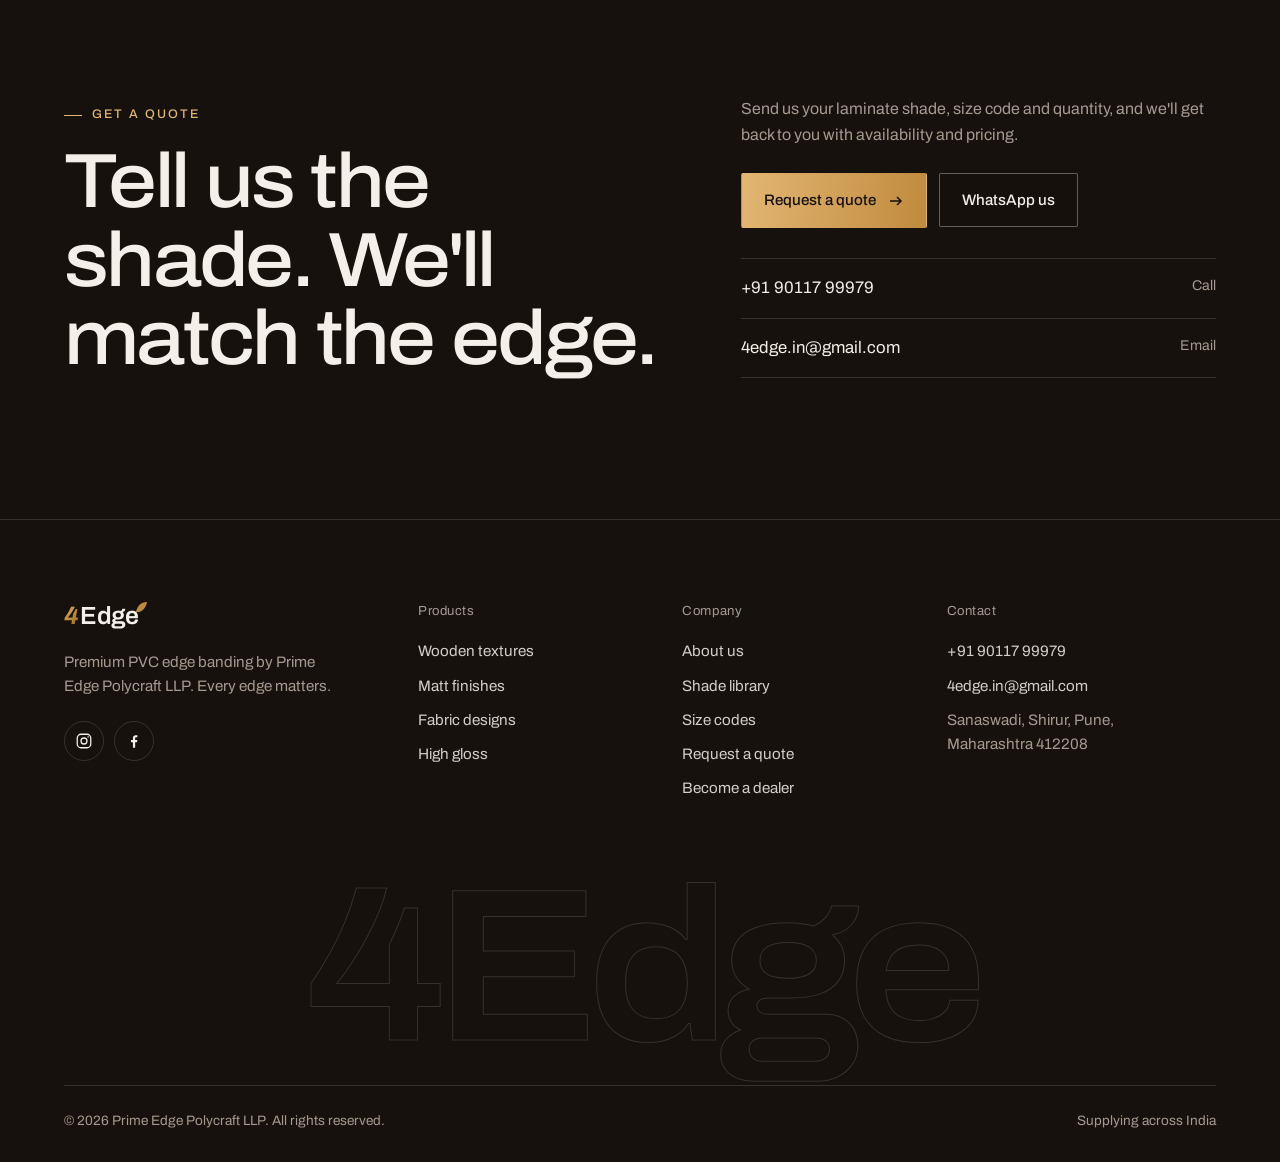
<file: products.html>
<!doctype html>
<html lang="en">
<head>
  <meta charset="utf-8">
  <meta name="viewport" content="width=device-width, initial-scale=1">
  <title>Products & Sizes | 4Edge PVC Edge Banding</title>
  <meta name="description" content="4Edge PVC edge banding in wooden, matt, fabric and high-gloss finishes. Thickness 0.5 to 2 mm, size codes 22.05 to 40.2, roll lengths made to order.">
  <meta property="og:title" content="Products & Sizes | 4Edge PVC Edge Banding">
  <meta property="og:description" content="4Edge PVC edge banding in wooden, matt, fabric and high-gloss finishes. Thickness 0.5 to 2 mm, size codes 22.05 to 40.2, roll lengths made to order.">
  <meta property="og:image" content="assets/factory.jpg">
  <meta name="theme-color" content="#17110d">
  <link rel="icon" href="assets/favicon.svg" type="image/svg+xml">
  <link rel="preconnect" href="https://fonts.googleapis.com">
  <link rel="preconnect" href="https://fonts.gstatic.com" crossorigin>
  <link href="https://fonts.googleapis.com/css2?family=Archivo:wdth,wght@62..125,300..800&display=swap" rel="stylesheet">
  <link rel="stylesheet" href="css/styles.css">
</head>
<body>

<!-- ============ NAV ============ -->
<header class="nav">
  <div class="container nav-inner">
    <a href="index.html" class="logo" aria-label="4Edge home">
      <span class="four">4</span><span class="word">Edge</span>
      <svg class="leaf" viewBox="0 0 12 16" aria-hidden="true"><defs><linearGradient id="lg" x1="0" y1="1" x2="1" y2="0"><stop offset="0" stop-color="#8f6224"/><stop offset="1" stop-color="#e2b673"/></linearGradient></defs><path d="M1 15C1 7 5 2 11 1c0 7-3 13-10 14z" fill="url(#lg)"/></svg>
    </a>
    <nav class="nav-links" aria-label="Primary">
      <a href="index.html">Home</a>
      <a href="products.html" class="active">Products</a>
      <a href="shades.html">Shades</a>
      <a href="products.html#sizes">Sizes</a>
      <a href="about.html">About</a>
      <a href="contact.html">Contact</a>
    </nav>
    <div class="nav-right">
      <a class="nav-phone" href="tel:+919011799979">
        <svg viewBox="0 0 24 24" fill="none" stroke="currentColor" stroke-width="1.6"><path d="M5 4h4l2 5-2.5 1.5a11 11 0 0 0 5 5L15 13l5 2v4a2 2 0 0 1-2 2A16 16 0 0 1 3 6a2 2 0 0 1 2-2"/></svg>
        +91 90117 99979
      </a>
      <a href="contact.html" class="btn btn-light">Request a quote <svg viewBox="0 0 16 16" fill="none" stroke="currentColor" stroke-width="1.5"><path d="M2 8h11M9 4l4 4-4 4"/></svg></a>
      <button class="nav-toggle" aria-label="Open menu" aria-expanded="false"><span></span></button>
    </div>
  </div>
  <div class="mobile-menu">
    <a class="m-link" href="index.html">Home</a>
    <a class="m-link" href="products.html">Products</a>
    <a class="m-link" href="shades.html">Shades</a>
    <a class="m-link" href="products.html#sizes">Sizes</a>
    <a class="m-link" href="about.html">About</a>
    <a class="m-link" href="contact.html">Contact</a>
    <div class="m-foot">
      <a href="tel:+919011799979">+91 90117 99979</a>
      <a href="contact.html" class="btn btn-gold">Request a quote</a>
        <div class="social social-m">
          <a href="https://www.instagram.com/4edgee/" target="_blank" rel="noopener" aria-label="4Edge on Instagram"><svg viewBox="0 0 24 24" fill="none" stroke="currentColor" stroke-width="1.7"><rect x="3" y="3" width="18" height="18" rx="5"/><circle cx="12" cy="12" r="4"/><circle cx="17.5" cy="6.5" r="1" fill="currentColor" stroke="none"/></svg></a>
          <a href="https://www.facebook.com/share/1E1a6h7fi3/" target="_blank" rel="noopener" aria-label="4Edge on Facebook"><svg viewBox="0 0 24 24" fill="currentColor"><path d="M13.5 21v-7.5h2.5l.4-3h-2.9V8.6c0-.9.3-1.5 1.5-1.5h1.5V4.4c-.3 0-1.2-.1-2.2-.1-2.2 0-3.7 1.3-3.7 3.8v2.4H8v3h2.6V21h2.9z"/></svg></a>
        </div>
    </div>
  </div>
</header>

<main>
<section class="page-hero">
  <div class="container">
    <span class="eyebrow reveal">Products</span>
    <div class="row">
      <div>
        <h1 class="reveal d1">PVC edge banding for every panel</h1>
        <p class="lead reveal d2">The full 4Edge range: four finishes, 10 standard size codes and roll lengths cut to your order. If your board is on this page, we can edge it.</p>
      </div>
      <div class="meta-box reveal d3">
        <div><span>Finishes</span>4</div>
        <div><span>Size codes</span>10</div>
        <div><span>Thickness</span>0.5 – 2 mm</div>
        <div><span>Supply</span>Pan India</div>
      </div>
    </div>
  </div>
</section>

<!-- Spec strip -->
<section class="section tight">
  <div class="container">
    <div class="spec-grid reveal">
      <div><small>Material</small><strong>PVC</strong></div>
      <div><small>Thickness range</small><strong>0.5 – 2 mm</strong></div>
      <div><small>Widths</small><strong>22 · 30 · 40 mm</strong></div>
      <div><small>Roll length</small><strong>Customisable</strong></div>
    </div>
  </div>
</section>

<!-- Finishes -->
<section class="section cream-2" id="finishes">
  <div class="container">
    <div class="section-head">
      <div>
        <span class="eyebrow reveal">Finishes</span>
        <h2 class="reveal d1">Four finishes for modern furniture</h2>
      </div>
      <p class="lead reveal d2"><a href="shades.html" style="color:var(--ink);border-bottom:1px solid var(--gold)">Browse the full shade library</a>. Each finish comes in a wide range of shades to match popular laminates, pre-laminated boards and acrylic surfaces.</p>
    </div>
    <div class="finish-cards">
      <article class="finish-card reveal">
        <div class="swatch-tile"><div class="sw-wood"></div><div class="sw-wood-dark"></div><div class="sw-wood-light"></div></div>
        <div class="body">
          <h3>Wooden textures</h3>
          <p>Realistic grains, from pale oak to deep walnut, with an embossed feel that matches wood-décor boards.</p>
          <span class="tag">Wardrobes · Kitchens · Office</span><br><a href="shades.html#wooden" style="display:inline-block;margin-top:14px;font-size:.9rem;border-bottom:1px solid currentColor">View shades →</a>
        </div>
      </article>
      <article class="finish-card reveal d1">
        <div class="swatch-tile"><div class="sw-matt"></div><div class="sw-matt-sand"></div><div class="sw-matt"></div></div>
        <div class="body">
          <h3>Matt finishes</h3>
          <p>Low-sheen solid colours with a soft, modern look that resists fingerprints.</p>
          <span class="tag">Modular · Contemporary</span><br><a href="shades.html#solid" style="display:inline-block;margin-top:14px;font-size:.9rem;border-bottom:1px solid currentColor">View shades →</a>
        </div>
      </article>
      <article class="finish-card reveal d2">
        <div class="swatch-tile"><div class="sw-fabric"></div><div class="sw-fabric-linen"></div><div class="sw-fabric"></div></div>
        <div class="body">
          <h3>Fabric designs</h3>
          <p>Woven and linen-inspired textures that give fabric-finish surfaces a tailored edge.</p>
          <span class="tag">Bedroom · Hospitality</span><br><a href="shades.html#fabric" style="display:inline-block;margin-top:14px;font-size:.9rem;border-bottom:1px solid currentColor">View shades →</a>
        </div>
      </article>
      <article class="finish-card reveal d3">
        <div class="swatch-tile"><div class="sw-gloss-white"></div><div class="sw-gloss"></div><div class="sw-gloss-black"></div></div>
        <div class="body">
          <h3>High gloss</h3>
          <p>A deep, mirror-like shine that blends with acrylic and high-gloss laminate shutters.</p>
          <span class="tag">Shutters · Display · Premium</span><br><a href="shades.html" style="display:inline-block;margin-top:14px;font-size:.9rem;border-bottom:1px solid currentColor">View shades →</a>
        </div>
      </article>
    </div>
  </div>
</section>

<!-- Code decoder -->
<section class="section dark">
  <div class="container code-decoder">
    <div>
      <span class="eyebrow reveal">Reading a size code</span>
      <h2 class="reveal d1" style="margin:18px 0 22px">Width first, then thickness</h2>
      <p class="lead reveal d2">Every 4Edge size code tells you two things: how wide the band is in millimetres, and how thick it is. Pick the width that covers your board and the thickness that suits the use.</p>
    </div>
    <div class="reveal d2">
      <div class="decoder-visual"><span class="w">22</span><span class="dot">.</span><span class="t">08</span></div>
      <div class="decoder-labels">
        <div><b>22 mm</b>Band width</div>
        <div><b>0.8 mm</b>Thickness</div>
      </div>
    </div>
  </div>
</section>

<!-- Full size table -->
<section class="section dark-2" id="sizes">
  <div class="container">
    <div class="section-head">
      <div>
        <span class="eyebrow reveal">Available sizes</span>
        <h2 class="reveal d1">All 10 size codes</h2>
      </div>
      <p class="lead reveal d2">Every size comes in all four finishes. Roll length is set per order.</p>
    </div>

    <div class="filters reveal" data-size-filter="#size-table">
      <span class="label">Filter by width</span>
      <button class="chip active" data-width="all">All</button>
      <button class="chip" data-width="22">22 mm</button>
      <button class="chip" data-width="30">30 mm</button>
      <button class="chip" data-width="40">40 mm</button>
    </div>

    <div class="table-wrap reveal d1">
      <table class="size-table" id="size-table">
        <thead><tr><th>Size code</th><th>Width</th><th>Thickness</th><th>Profile</th><th>Finishes</th><th>Roll length</th></tr></thead>
        <tbody>
          <tr data-width="22"><td class="code">22.05</td><td>22 mm</td><td>0.5 mm</td><td><span class="edge-viz"><i style="width:44px;height:2px"></i></span></td><td>All four</td><td>Customisable</td></tr>
          <tr data-width="22"><td class="code">22.08</td><td>22 mm</td><td>0.8 mm</td><td><span class="edge-viz"><i style="width:44px;height:3px"></i></span></td><td>All four</td><td>Customisable</td></tr>
          <tr data-width="22"><td class="code">22.13</td><td>22 mm</td><td>1.3 mm</td><td><span class="edge-viz"><i style="width:44px;height:5px"></i></span></td><td>All four</td><td>Customisable</td></tr>
          <tr data-width="22"><td class="code">22.2</td><td>22 mm</td><td>2.0 mm</td><td><span class="edge-viz"><i style="width:44px;height:8px"></i></span></td><td>All four</td><td>Customisable</td></tr>
          <tr data-width="30"><td class="code">30.1</td><td>30 mm</td><td>1.0 mm</td><td><span class="edge-viz"><i style="width:60px;height:4px"></i></span></td><td>All four</td><td>Customisable</td></tr>
          <tr data-width="30"><td class="code">30.2</td><td>30 mm</td><td>2.0 mm</td><td><span class="edge-viz"><i style="width:60px;height:8px"></i></span></td><td>All four</td><td>Customisable</td></tr>
          <tr data-width="40"><td class="code">40.05</td><td>40 mm</td><td>0.5 mm</td><td><span class="edge-viz"><i style="width:80px;height:2px"></i></span></td><td>All four</td><td>Customisable</td></tr>
          <tr data-width="40"><td class="code">40.08</td><td>40 mm</td><td>0.8 mm</td><td><span class="edge-viz"><i style="width:80px;height:3px"></i></span></td><td>All four</td><td>Customisable</td></tr>
          <tr data-width="40"><td class="code">40.13</td><td>40 mm</td><td>1.3 mm</td><td><span class="edge-viz"><i style="width:80px;height:5px"></i></span></td><td>All four</td><td>Customisable</td></tr>
          <tr data-width="40"><td class="code">40.2</td><td>40 mm</td><td>2.0 mm</td><td><span class="edge-viz"><i style="width:80px;height:8px"></i></span></td><td>All four</td><td>Customisable</td></tr>
        </tbody>
      </table>
    </div>
    <p class="table-note">Need a size that isn't listed? Ask us and we'll tell you what we can do.</p>
  </div>
</section>

<!-- How ordering works -->
<section class="section">
  <div class="container">
    <div class="section-head">
      <div>
        <span class="eyebrow reveal">Ordering</span>
        <h2 class="reveal d1">From shade card to dispatch</h2>
      </div>
    </div>
    <ol class="steps reveal">
      <li><h3>Share your shade</h3><p>Send us the laminate or board name, a photo or a sample, and we'll match it from the 4Edge range.</p></li>
      <li><h3>Pick size and length</h3><p>Choose a size code from the table and tell us the roll length and quantity you need.</p></li>
      <li><h3>Get a quote</h3><p>We confirm availability, pricing and the dispatch timeline.</p></li>
      <li><h3>Delivered across India</h3><p>Your rolls are packed at our Pune factory and shipped to your location.</p></li>
    </ol>
  </div>
</section>

<!-- ============ CTA ============ -->
<section class="section dark cta" style="border-top:1px solid var(--line-dark)">
  <div class="container cta-inner">
    <div>
      <span class="eyebrow reveal">Get a quote</span>
      <h2 class="reveal d1" style="margin-top:18px">Tell us the shade. We'll match the edge.</h2>
    </div>
    <div class="cta-side reveal d2">
      <p>Send us your laminate shade, size code and quantity, and we'll get back to you with availability and pricing.</p>
      <div class="cta-actions">
        <a href="contact.html" class="btn btn-gold">Request a quote <svg viewBox="0 0 16 16" fill="none" stroke="currentColor" stroke-width="1.5"><path d="M2 8h11M9 4l4 4-4 4"/></svg></a>
        <a href="https://wa.me/919011799979" target="_blank" rel="noopener" class="btn btn-ghost">WhatsApp us</a>
      </div>
      <div class="phone-list">
        <a href="tel:+919011799979">+91 90117 99979 <span>Call</span></a>
        <a href="mailto:4edge.in@gmail.com">4edge.in@gmail.com <span>Email</span></a>
      </div>
    </div>
  </div>
</section>



</main>

<!-- ============ FOOTER ============ -->
<footer class="footer">
  <div class="container">
    <div class="footer-top">
      <div>
        <a href="index.html" class="logo"><span class="four">4</span><span class="word">Edge</span><svg class="leaf" viewBox="0 0 12 16" aria-hidden="true"><path d="M1 15C1 7 5 2 11 1c0 7-3 13-10 14z" fill="#c08a3e"/></svg></a>
        <p class="tagline">Premium PVC edge banding by Prime Edge Polycraft LLP. Every edge matters.</p>
        <div class="social">
          <a href="https://www.instagram.com/4edgee/" target="_blank" rel="noopener" aria-label="4Edge on Instagram"><svg viewBox="0 0 24 24" fill="none" stroke="currentColor" stroke-width="1.7"><rect x="3" y="3" width="18" height="18" rx="5"/><circle cx="12" cy="12" r="4"/><circle cx="17.5" cy="6.5" r="1" fill="currentColor" stroke="none"/></svg></a>
          <a href="https://www.facebook.com/share/1E1a6h7fi3/" target="_blank" rel="noopener" aria-label="4Edge on Facebook"><svg viewBox="0 0 24 24" fill="currentColor"><path d="M13.5 21v-7.5h2.5l.4-3h-2.9V8.6c0-.9.3-1.5 1.5-1.5h1.5V4.4c-.3 0-1.2-.1-2.2-.1-2.2 0-3.7 1.3-3.7 3.8v2.4H8v3h2.6V21h2.9z"/></svg></a>
        </div>
      </div>
      <div>
        <h4>Products</h4>
        <ul>
          <li><a href="shades.html#wooden">Wooden textures</a></li>
          <li><a href="shades.html#solid">Matt finishes</a></li>
          <li><a href="shades.html#fabric">Fabric designs</a></li>
          <li><a href="shades.html">High gloss</a></li>
        </ul>
      </div>
      <div>
        <h4>Company</h4>
        <ul>
          <li><a href="about.html">About us</a></li>
          <li><a href="shades.html">Shade library</a></li>
          <li><a href="products.html#sizes">Size codes</a></li>
          <li><a href="contact.html">Request a quote</a></li>
          <li><a href="contact.html">Become a dealer</a></li>
        </ul>
      </div>
      <div>
        <h4>Contact</h4>
        <ul>
          <li><a href="tel:+919011799979">+91 90117 99979</a></li>
          <li><a href="mailto:4edge.in@gmail.com">4edge.in@gmail.com</a></li>
          <li style="color:var(--muted-dark)">Sanaswadi, Shirur, Pune,<br>Maharashtra 412208</li>
        </ul>
      </div>
    </div>
    <div class="footer-word" aria-hidden="true">4Edge</div>
    <div class="footer-bottom">
      <span>© <span data-year></span> Prime Edge Polycraft LLP. All rights reserved.</span>
      <span>Supplying across India</span>
    </div>
  </div>
</footer>

<a class="wa-float" href="https://wa.me/919011799979" target="_blank" rel="noopener" aria-label="Chat on WhatsApp">
  <svg viewBox="0 0 24 24" fill="currentColor"><path d="M12 2a10 10 0 0 0-8.6 15.1L2 22l5-1.3A10 10 0 1 0 12 2zm0 18.2c-1.5 0-3-.4-4.3-1.2l-.3-.2-3 .8.8-2.9-.2-.3A8.2 8.2 0 1 1 12 20.2zm4.5-6.1c-.2-.1-1.5-.7-1.7-.8-.2-.1-.4-.1-.6.1l-.8 1c-.1.2-.3.2-.5.1a6.7 6.7 0 0 1-3.3-2.9c-.3-.4.2-.4.8-1.4.1-.2 0-.3 0-.5l-.8-1.8c-.2-.5-.4-.4-.6-.4h-.5a1 1 0 0 0-.7.3 3 3 0 0 0-.9 2.2 5.2 5.2 0 0 0 1.1 2.7 11.8 11.8 0 0 0 4.5 4c1.7.7 2.3.8 3.2.6.5-.1 1.5-.6 1.7-1.2.2-.6.2-1.1.2-1.2-.1-.2-.3-.3-.6-.4z"/></svg>
</a>

<script src="js/shades-data.js"></script>
<script src="js/shades.js"></script>
<script src="js/main.js"></script>
</body>
</html>
</file>
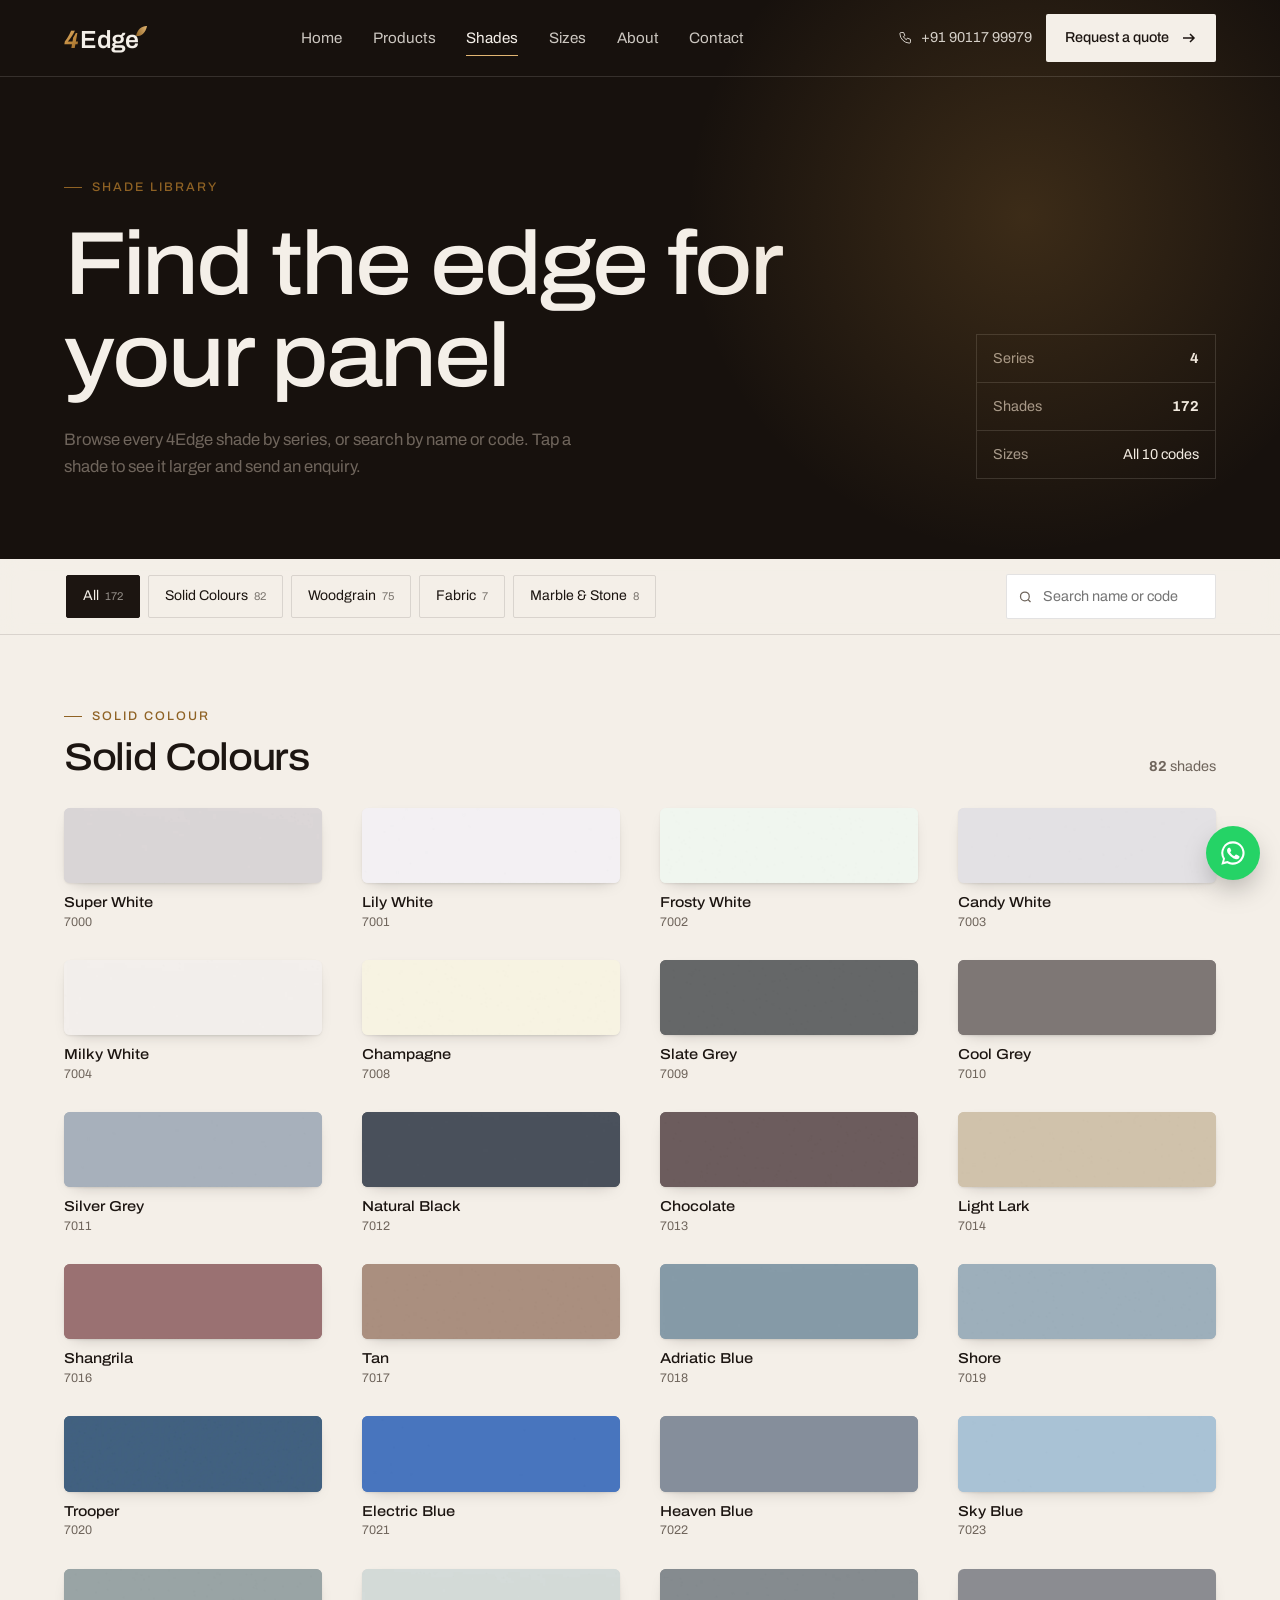
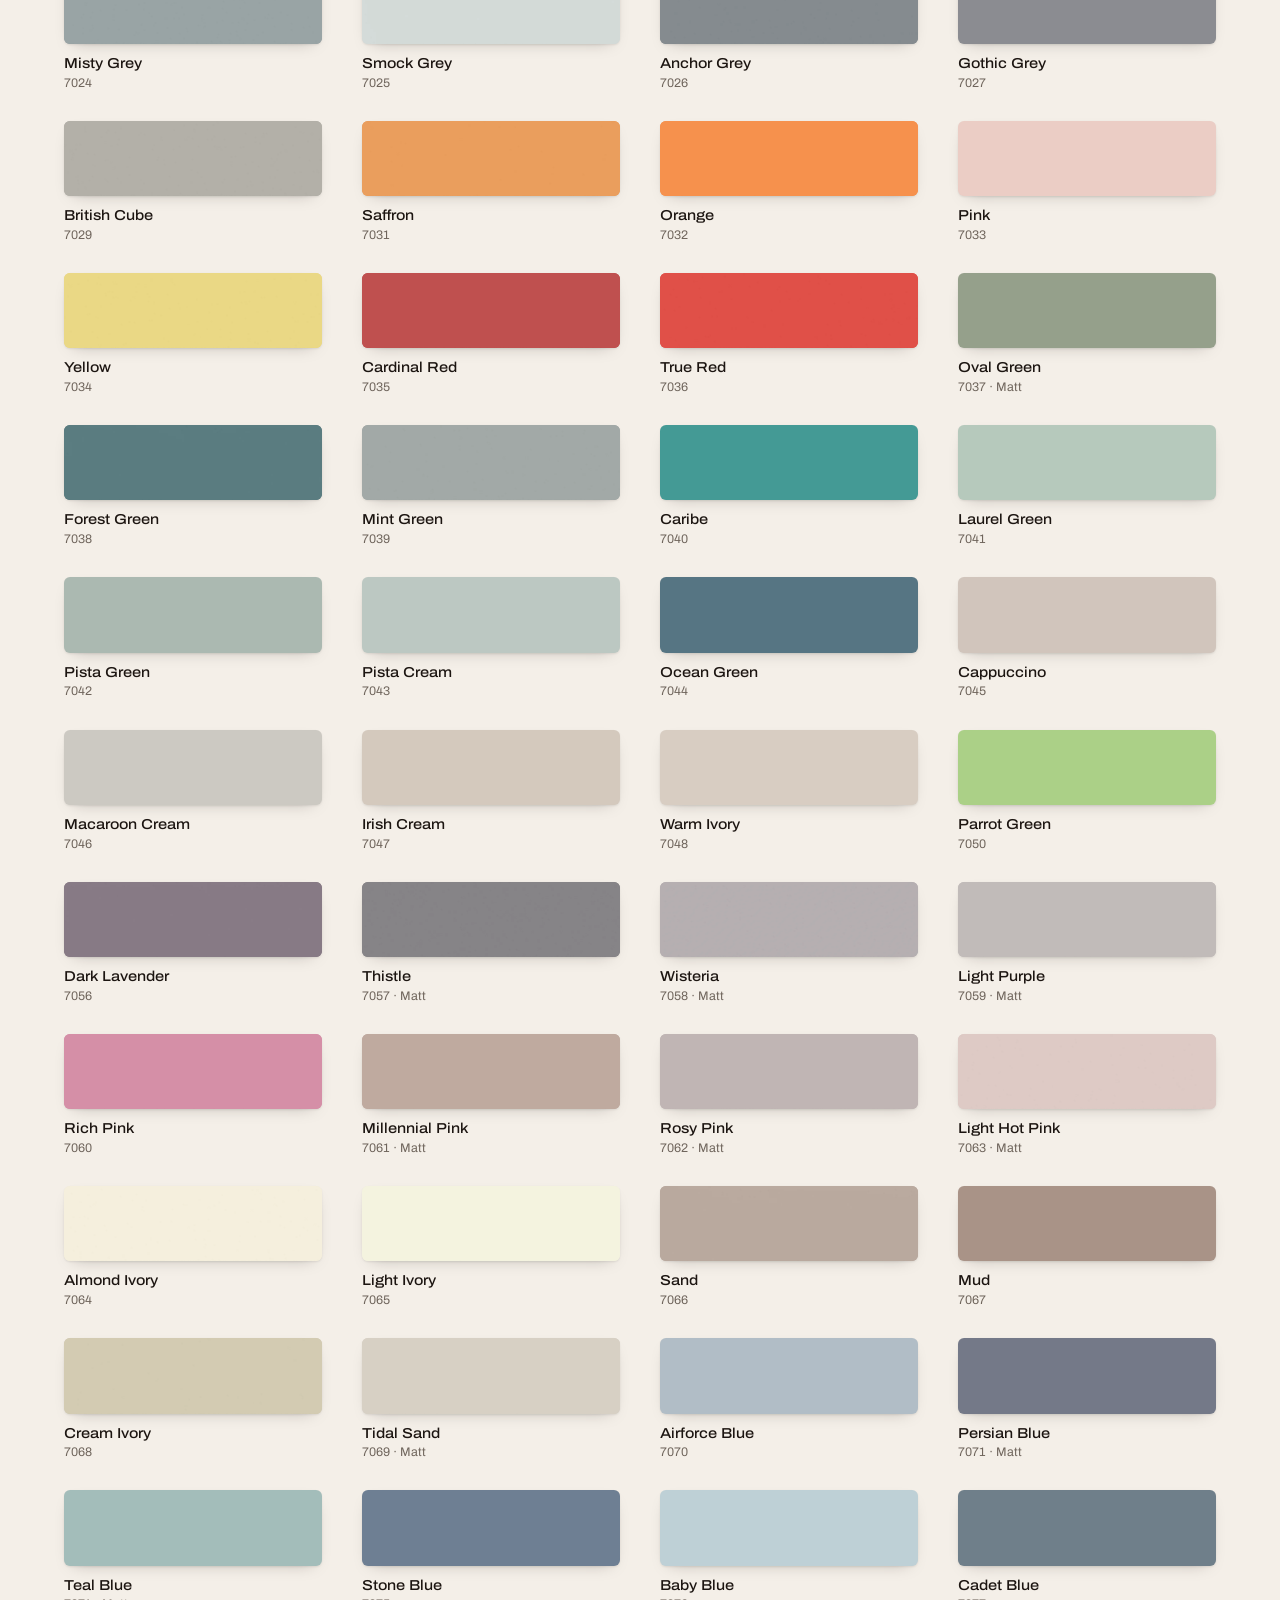
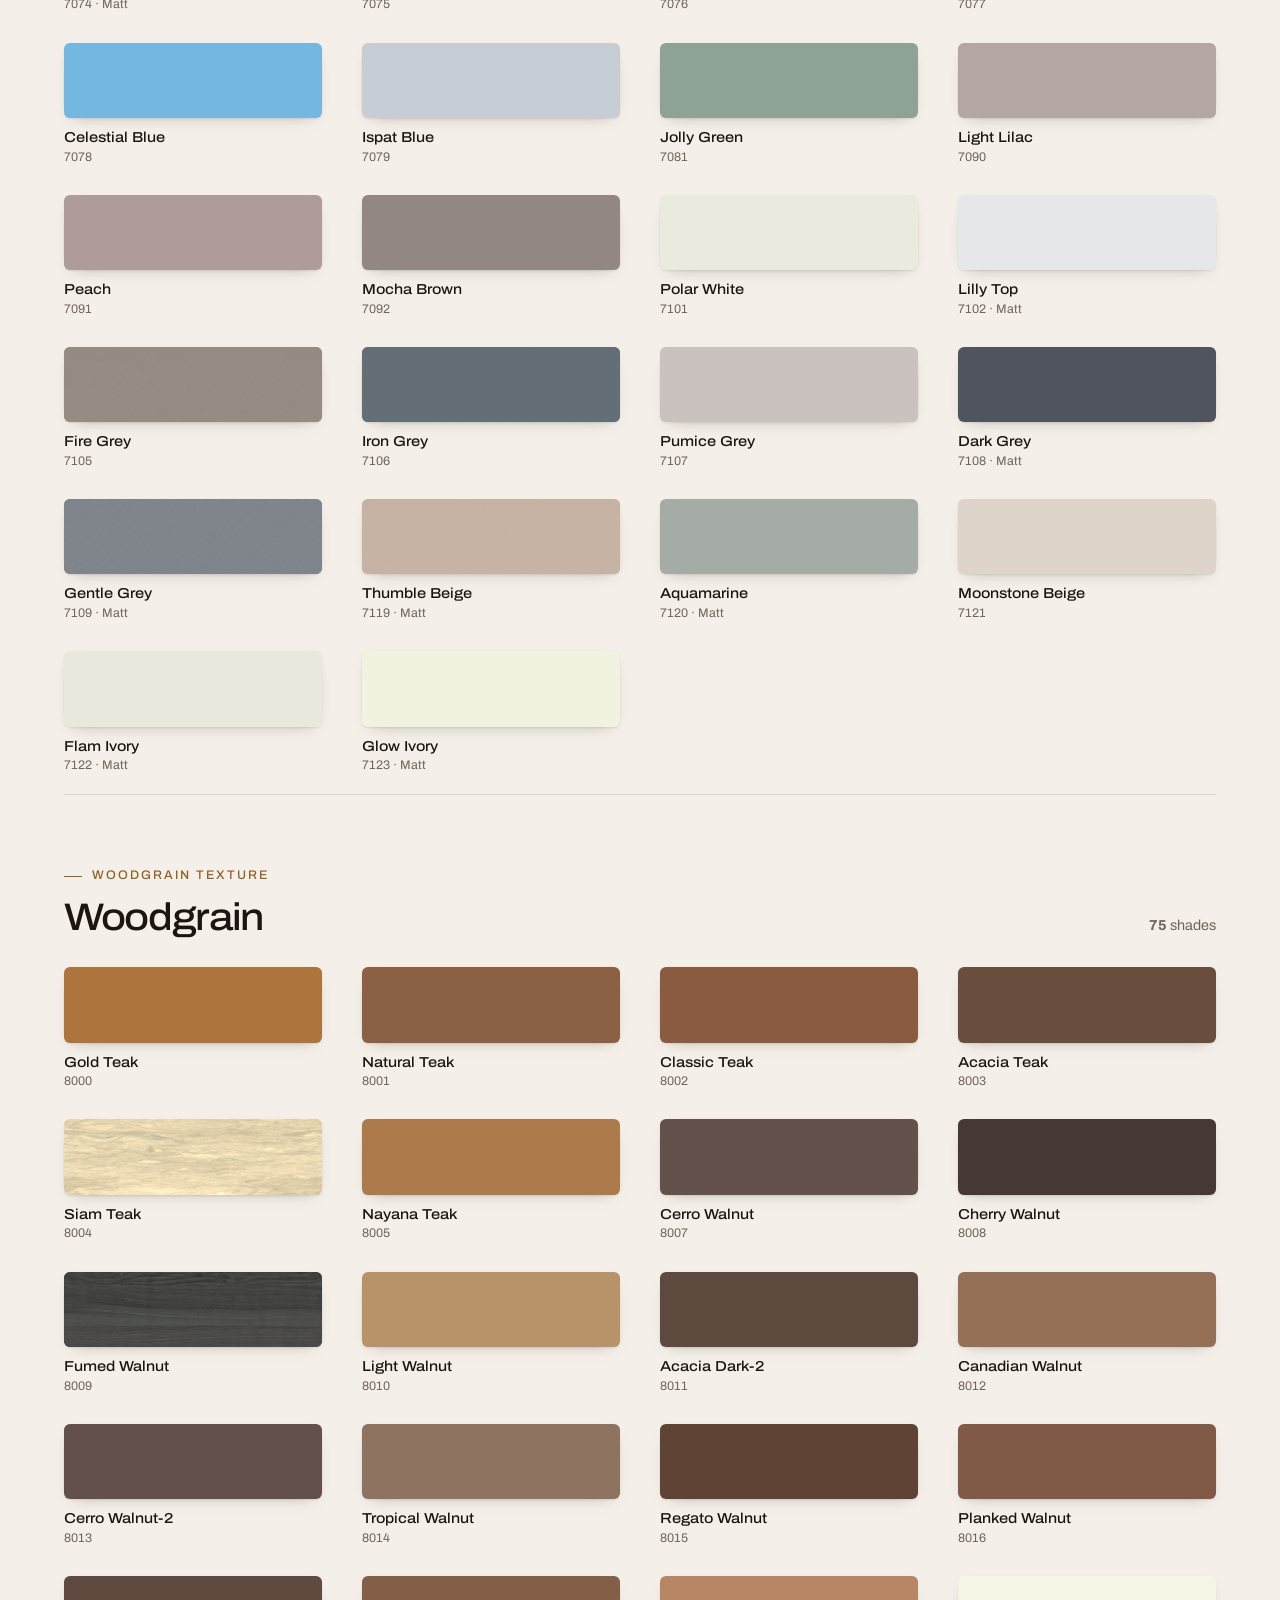
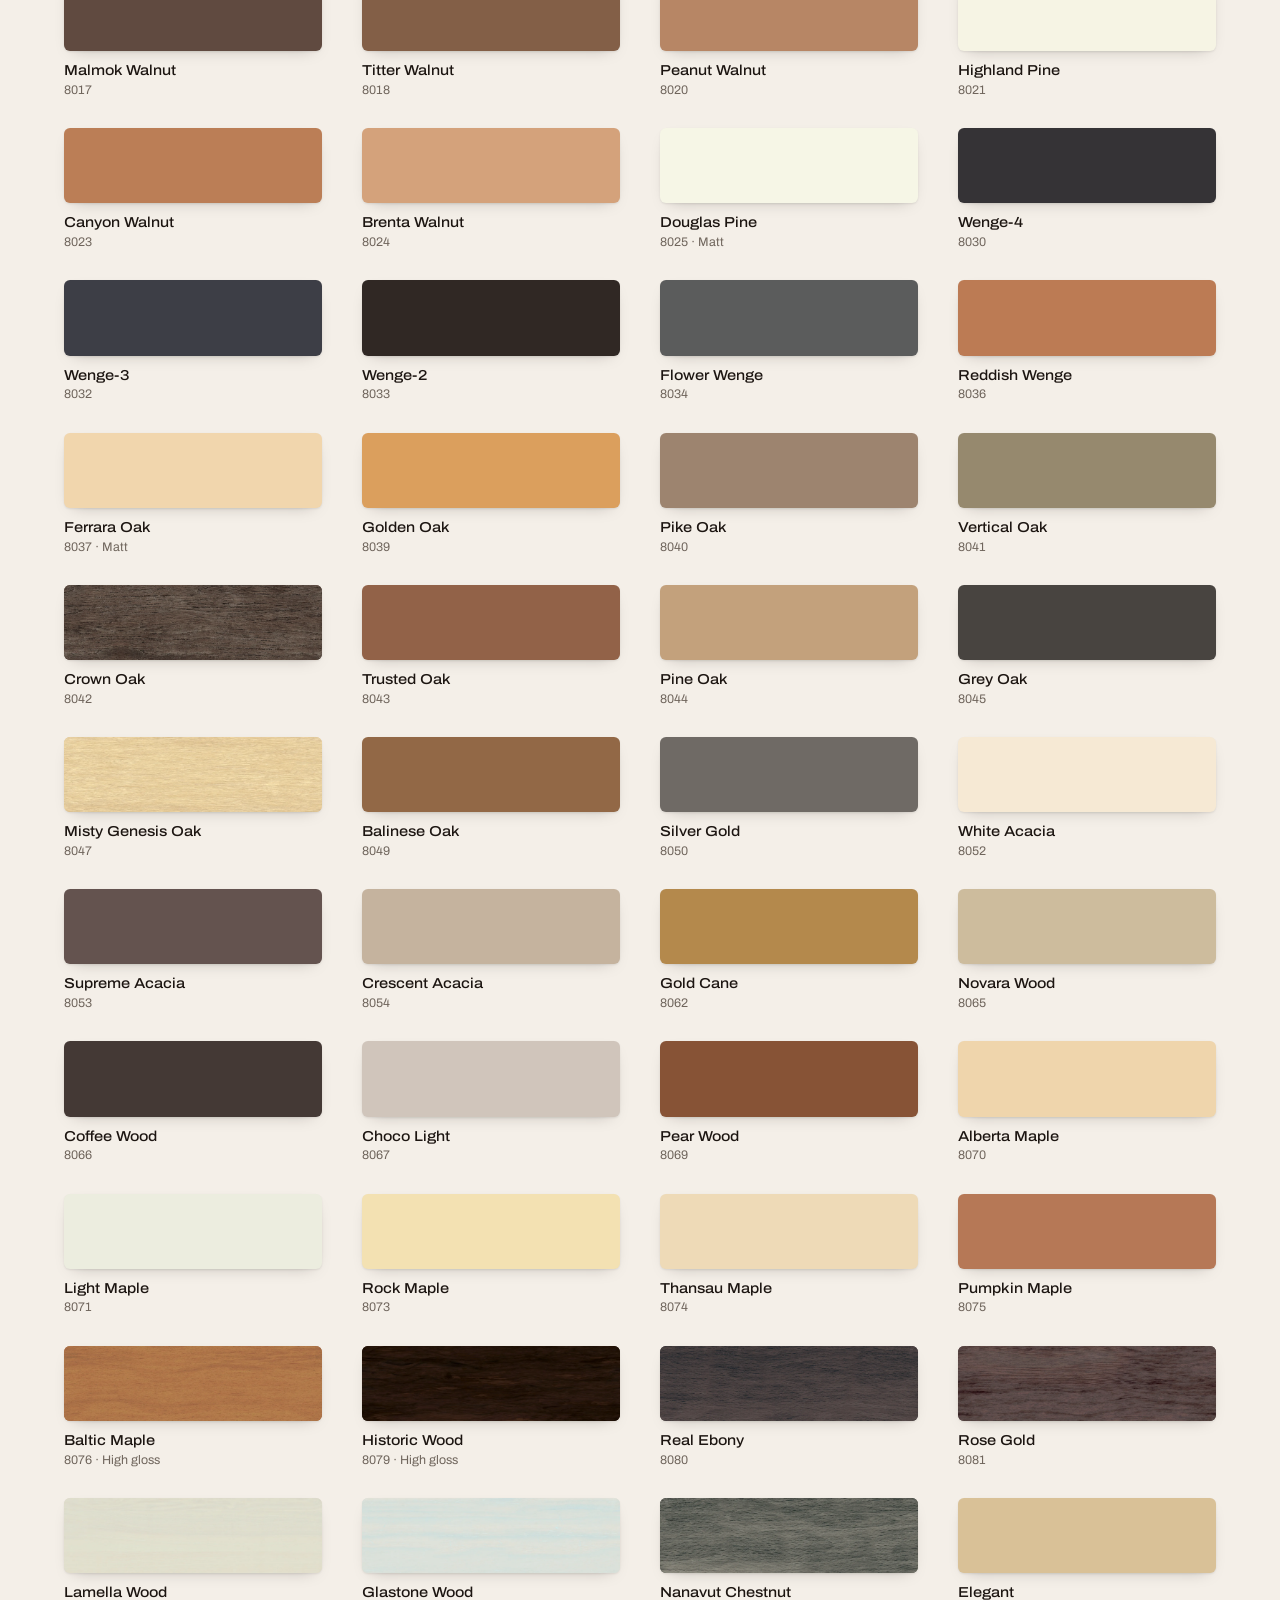
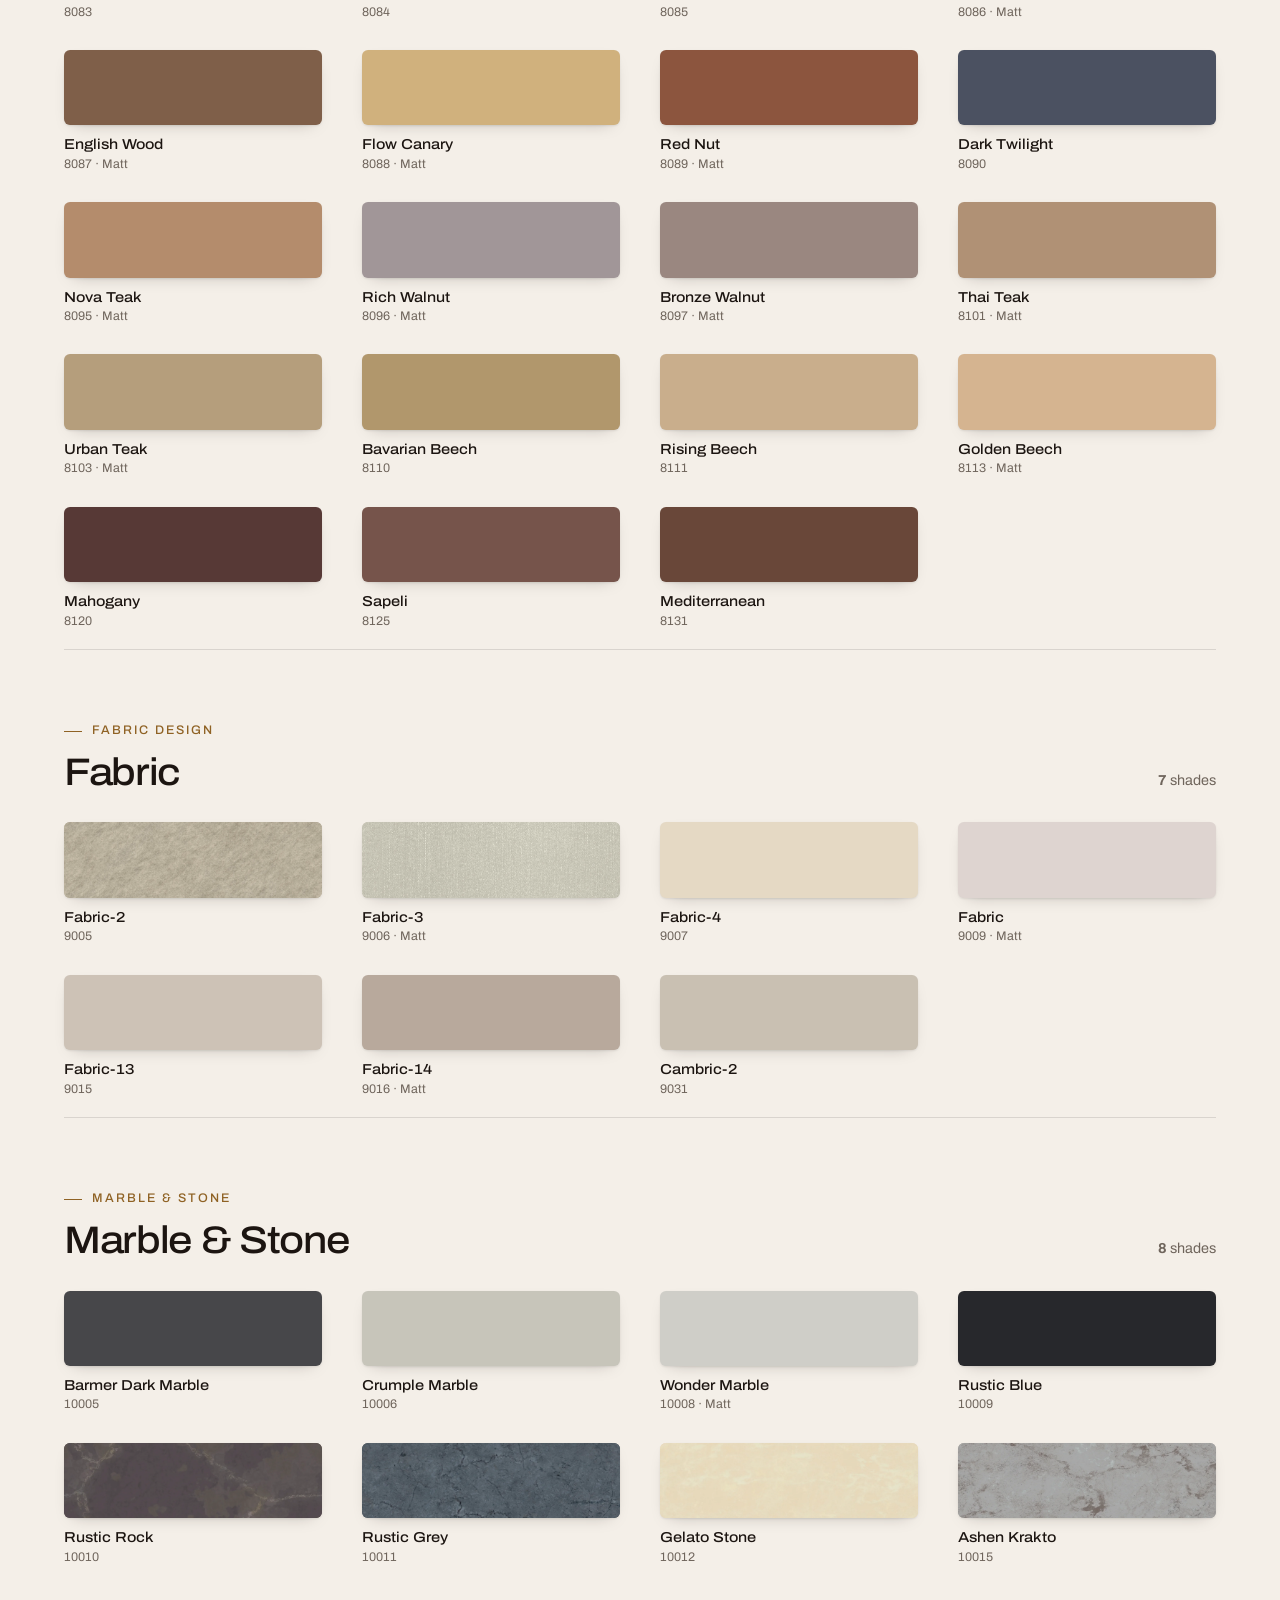
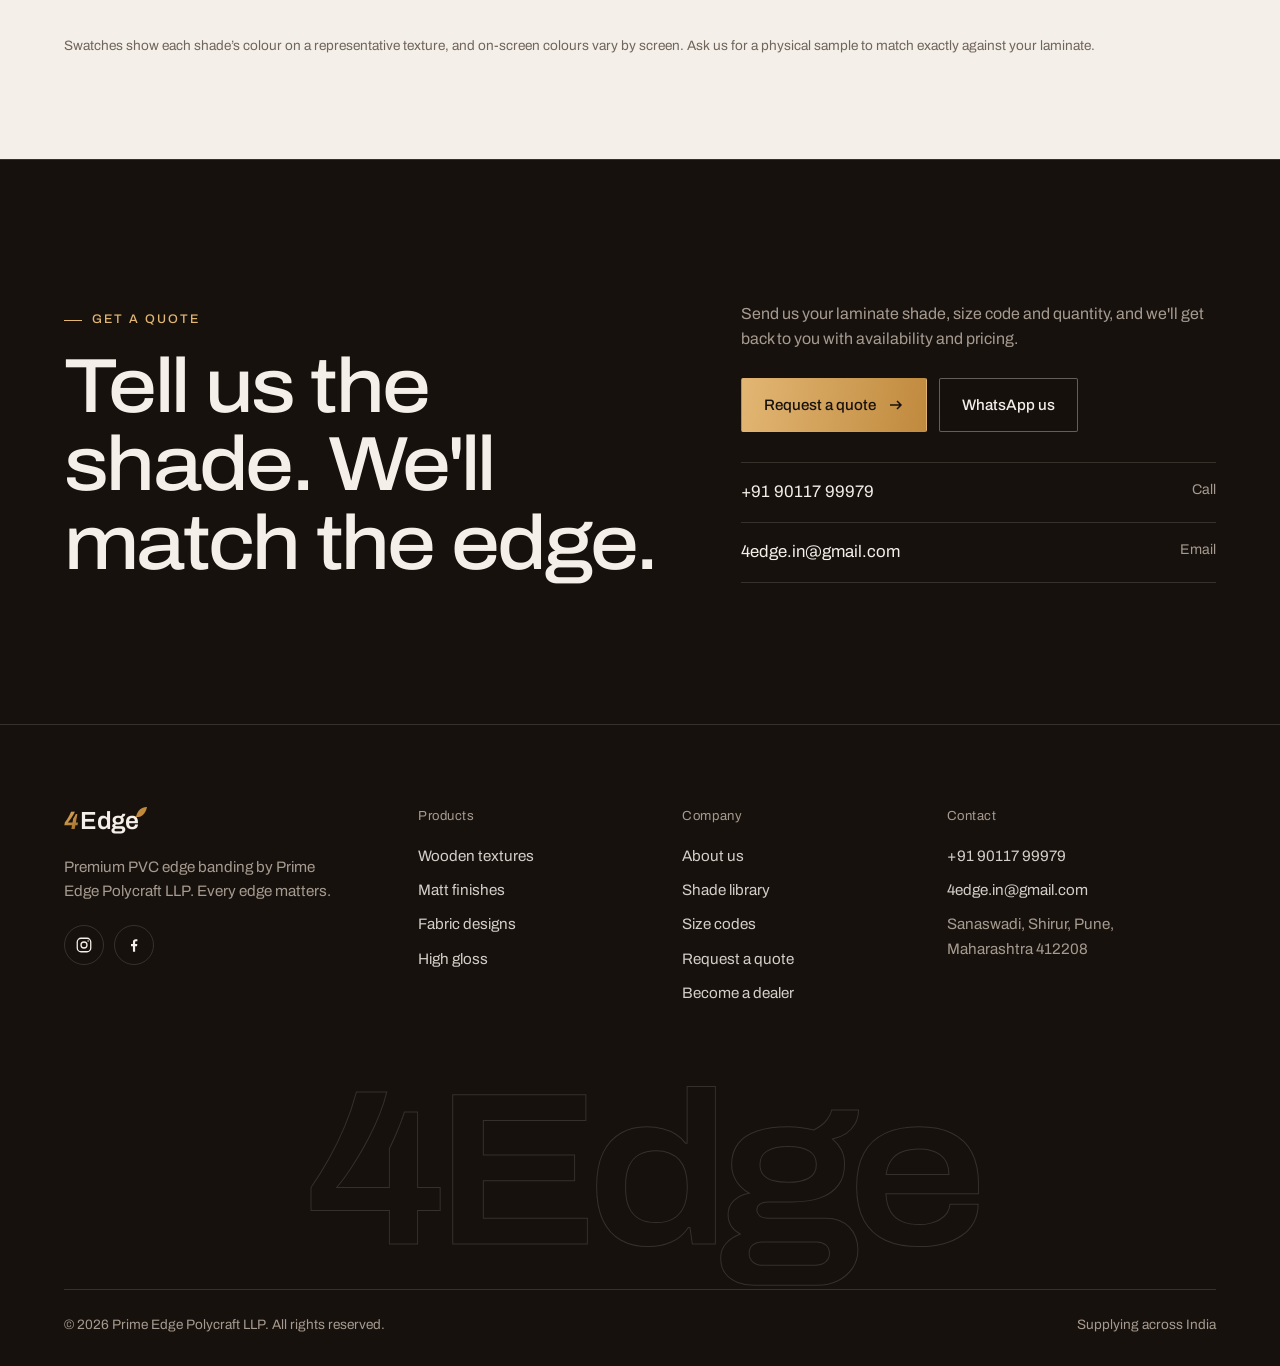
<file: shades.html>
<!doctype html>
<html lang="en">
<head>
  <meta charset="utf-8">
  <meta name="viewport" content="width=device-width, initial-scale=1">
  <title>Shade Library | 4Edge PVC Edge Banding</title>
  <meta name="description" content="Browse the 4Edge shade library of solid colour, woodgrain, fabric and marble PVC edge banding, and enquire about any shade.">
  <meta property="og:title" content="Shade Library | 4Edge PVC Edge Banding">
  <meta property="og:description" content="Browse the 4Edge shade library of solid colour, woodgrain, fabric and marble PVC edge banding, and enquire about any shade.">
  <meta property="og:image" content="assets/factory.jpg">
  <meta name="theme-color" content="#17110d">
  <link rel="icon" href="assets/favicon.svg" type="image/svg+xml">
  <link rel="preconnect" href="https://fonts.googleapis.com">
  <link rel="preconnect" href="https://fonts.gstatic.com" crossorigin>
  <link href="https://fonts.googleapis.com/css2?family=Archivo:wdth,wght@62..125,300..800&display=swap" rel="stylesheet">
  <link rel="stylesheet" href="css/styles.css">
</head>
<body>

<!-- ============ NAV ============ -->
<header class="nav">
  <div class="container nav-inner">
    <a href="index.html" class="logo" aria-label="4Edge home">
      <span class="four">4</span><span class="word">Edge</span>
      <svg class="leaf" viewBox="0 0 12 16" aria-hidden="true"><defs><linearGradient id="lg" x1="0" y1="1" x2="1" y2="0"><stop offset="0" stop-color="#8f6224"/><stop offset="1" stop-color="#e2b673"/></linearGradient></defs><path d="M1 15C1 7 5 2 11 1c0 7-3 13-10 14z" fill="url(#lg)"/></svg>
    </a>
    <nav class="nav-links" aria-label="Primary">
      <a href="index.html">Home</a>
      <a href="products.html">Products</a>
      <a href="shades.html" class="active">Shades</a>
      <a href="products.html#sizes">Sizes</a>
      <a href="about.html">About</a>
      <a href="contact.html">Contact</a>
    </nav>
    <div class="nav-right">
      <a class="nav-phone" href="tel:+919011799979">
        <svg viewBox="0 0 24 24" fill="none" stroke="currentColor" stroke-width="1.6"><path d="M5 4h4l2 5-2.5 1.5a11 11 0 0 0 5 5L15 13l5 2v4a2 2 0 0 1-2 2A16 16 0 0 1 3 6a2 2 0 0 1 2-2"/></svg>
        +91 90117 99979
      </a>
      <a href="contact.html" class="btn btn-light">Request a quote <svg viewBox="0 0 16 16" fill="none" stroke="currentColor" stroke-width="1.5"><path d="M2 8h11M9 4l4 4-4 4"/></svg></a>
      <button class="nav-toggle" aria-label="Open menu" aria-expanded="false"><span></span></button>
    </div>
  </div>
  <div class="mobile-menu">
    <a class="m-link" href="index.html">Home</a>
    <a class="m-link" href="products.html">Products</a>
    <a class="m-link" href="shades.html">Shades</a>
    <a class="m-link" href="products.html#sizes">Sizes</a>
    <a class="m-link" href="about.html">About</a>
    <a class="m-link" href="contact.html">Contact</a>
    <div class="m-foot">
      <a href="tel:+919011799979">+91 90117 99979</a>
      <a href="contact.html" class="btn btn-gold">Request a quote</a>
        <div class="social social-m">
          <a href="https://www.instagram.com/4edgee/" target="_blank" rel="noopener" aria-label="4Edge on Instagram"><svg viewBox="0 0 24 24" fill="none" stroke="currentColor" stroke-width="1.7"><rect x="3" y="3" width="18" height="18" rx="5"/><circle cx="12" cy="12" r="4"/><circle cx="17.5" cy="6.5" r="1" fill="currentColor" stroke="none"/></svg></a>
          <a href="https://www.facebook.com/share/1E1a6h7fi3/" target="_blank" rel="noopener" aria-label="4Edge on Facebook"><svg viewBox="0 0 24 24" fill="currentColor"><path d="M13.5 21v-7.5h2.5l.4-3h-2.9V8.6c0-.9.3-1.5 1.5-1.5h1.5V4.4c-.3 0-1.2-.1-2.2-.1-2.2 0-3.7 1.3-3.7 3.8v2.4H8v3h2.6V21h2.9z"/></svg></a>
        </div>
    </div>
  </div>
</header>

<main>
<section class="page-hero">
  <div class="container">
    <span class="eyebrow reveal">Shade library</span>
    <div class="row">
      <div>
        <h1 class="reveal d1">Find the edge for your panel</h1>
        <p class="lead reveal d2">Browse every 4Edge shade by series, or search by name or code. Tap a shade to see it larger and send an enquiry.</p>
      </div>
      <div class="meta-box reveal d3">
        <div><span>Series</span><b data-series-total>4</b></div>
        <div><span>Shades</span><b data-shade-total>172</b></div>
        <div><span>Sizes</span>All 10 codes</div>
      </div>
    </div>
  </div>
</section>

<div class="shade-bar">
  <div class="container">
    <div class="shade-tabs" data-shade-tabs role="toolbar" aria-label="Filter by series"></div>
    <label class="shade-search">
      <svg viewBox="0 0 24 24" fill="none" stroke="currentColor" stroke-width="2"><circle cx="11" cy="11" r="7"/><path d="M20 20l-4-4"/></svg>
      <input type="search" placeholder="Search name or code" aria-label="Search shade name or code" data-shade-search>
    </label>
  </div>
</div>

<section class="section tight" style="padding-top:0">
  <div class="container" data-shade-library></div>
  <div class="container"><p class="table-note" style="margin-top:50px">Swatches show each shade’s colour on a representative texture, and on-screen colours vary by screen. Ask us for a physical sample to match exactly against your laminate.</p></div>
</section>

<dialog class="shade-dialog" id="shade-dialog">
  <div class="big"></div>
  <button class="close" aria-label="Close">×</button>
  <div class="inner">
    <h3>Shade</h3>
    <p class="sub"></p>
    <div class="spec-rows">
      <div><span>Thickness</span><span>0.5 mm – 2 mm</span></div>
      <div><span>Widths</span><span>22 · 30 · 40 mm</span></div>
      <div><span>Roll length</span><span>Customisable</span></div>
    </div>
    <div class="actions">
      <a class="btn btn-dark" data-enquire href="contact.html">Enquire about this shade <svg viewBox="0 0 16 16" fill="none" stroke="currentColor" stroke-width="1.5"><path d="M2 8h11M9 4l4 4-4 4"/></svg></a>
      <a class="btn btn-outline" data-wa href="#" target="_blank" rel="noopener">WhatsApp</a>
    </div>
  </div>
</dialog>

<!-- ============ CTA ============ -->
<section class="section dark cta" style="border-top:1px solid var(--line-dark)">
  <div class="container cta-inner">
    <div>
      <span class="eyebrow reveal">Get a quote</span>
      <h2 class="reveal d1" style="margin-top:18px">Tell us the shade. We'll match the edge.</h2>
    </div>
    <div class="cta-side reveal d2">
      <p>Send us your laminate shade, size code and quantity, and we'll get back to you with availability and pricing.</p>
      <div class="cta-actions">
        <a href="contact.html" class="btn btn-gold">Request a quote <svg viewBox="0 0 16 16" fill="none" stroke="currentColor" stroke-width="1.5"><path d="M2 8h11M9 4l4 4-4 4"/></svg></a>
        <a href="https://wa.me/919011799979" target="_blank" rel="noopener" class="btn btn-ghost">WhatsApp us</a>
      </div>
      <div class="phone-list">
        <a href="tel:+919011799979">+91 90117 99979 <span>Call</span></a>
        <a href="mailto:4edge.in@gmail.com">4edge.in@gmail.com <span>Email</span></a>
      </div>
    </div>
  </div>
</section>



</main>

<!-- ============ FOOTER ============ -->
<footer class="footer">
  <div class="container">
    <div class="footer-top">
      <div>
        <a href="index.html" class="logo"><span class="four">4</span><span class="word">Edge</span><svg class="leaf" viewBox="0 0 12 16" aria-hidden="true"><path d="M1 15C1 7 5 2 11 1c0 7-3 13-10 14z" fill="#c08a3e"/></svg></a>
        <p class="tagline">Premium PVC edge banding by Prime Edge Polycraft LLP. Every edge matters.</p>
        <div class="social">
          <a href="https://www.instagram.com/4edgee/" target="_blank" rel="noopener" aria-label="4Edge on Instagram"><svg viewBox="0 0 24 24" fill="none" stroke="currentColor" stroke-width="1.7"><rect x="3" y="3" width="18" height="18" rx="5"/><circle cx="12" cy="12" r="4"/><circle cx="17.5" cy="6.5" r="1" fill="currentColor" stroke="none"/></svg></a>
          <a href="https://www.facebook.com/share/1E1a6h7fi3/" target="_blank" rel="noopener" aria-label="4Edge on Facebook"><svg viewBox="0 0 24 24" fill="currentColor"><path d="M13.5 21v-7.5h2.5l.4-3h-2.9V8.6c0-.9.3-1.5 1.5-1.5h1.5V4.4c-.3 0-1.2-.1-2.2-.1-2.2 0-3.7 1.3-3.7 3.8v2.4H8v3h2.6V21h2.9z"/></svg></a>
        </div>
      </div>
      <div>
        <h4>Products</h4>
        <ul>
          <li><a href="shades.html#wooden">Wooden textures</a></li>
          <li><a href="shades.html#solid">Matt finishes</a></li>
          <li><a href="shades.html#fabric">Fabric designs</a></li>
          <li><a href="shades.html">High gloss</a></li>
        </ul>
      </div>
      <div>
        <h4>Company</h4>
        <ul>
          <li><a href="about.html">About us</a></li>
          <li><a href="shades.html">Shade library</a></li>
          <li><a href="products.html#sizes">Size codes</a></li>
          <li><a href="contact.html">Request a quote</a></li>
          <li><a href="contact.html">Become a dealer</a></li>
        </ul>
      </div>
      <div>
        <h4>Contact</h4>
        <ul>
          <li><a href="tel:+919011799979">+91 90117 99979</a></li>
          <li><a href="mailto:4edge.in@gmail.com">4edge.in@gmail.com</a></li>
          <li style="color:var(--muted-dark)">Sanaswadi, Shirur, Pune,<br>Maharashtra 412208</li>
        </ul>
      </div>
    </div>
    <div class="footer-word" aria-hidden="true">4Edge</div>
    <div class="footer-bottom">
      <span>© <span data-year></span> Prime Edge Polycraft LLP. All rights reserved.</span>
      <span>Supplying across India</span>
    </div>
  </div>
</footer>

<a class="wa-float" href="https://wa.me/919011799979" target="_blank" rel="noopener" aria-label="Chat on WhatsApp">
  <svg viewBox="0 0 24 24" fill="currentColor"><path d="M12 2a10 10 0 0 0-8.6 15.1L2 22l5-1.3A10 10 0 1 0 12 2zm0 18.2c-1.5 0-3-.4-4.3-1.2l-.3-.2-3 .8.8-2.9-.2-.3A8.2 8.2 0 1 1 12 20.2zm4.5-6.1c-.2-.1-1.5-.7-1.7-.8-.2-.1-.4-.1-.6.1l-.8 1c-.1.2-.3.2-.5.1a6.7 6.7 0 0 1-3.3-2.9c-.3-.4.2-.4.8-1.4.1-.2 0-.3 0-.5l-.8-1.8c-.2-.5-.4-.4-.6-.4h-.5a1 1 0 0 0-.7.3 3 3 0 0 0-.9 2.2 5.2 5.2 0 0 0 1.1 2.7 11.8 11.8 0 0 0 4.5 4c1.7.7 2.3.8 3.2.6.5-.1 1.5-.6 1.7-1.2.2-.6.2-1.1.2-1.2-.1-.2-.3-.3-.6-.4z"/></svg>
</a>

<script src="js/shades-data.js"></script>
<script src="js/shades.js"></script>
<script src="js/main.js"></script>
</body>
</html>
</file>
<file: css/styles.css>
/* =========================================================
   4Edge — Prime Edge Polycraft LLP
   ========================================================= */

:root {
  --gold: #c08a3e;
  --gold-light: #e2b673;
  --gold-deep: #8f6224;
  --brown: #4a2c1a;
  --espresso: #17110d;
  --espresso-2: #201812;
  --espresso-3: #2b211a;
  --cream: #f4efe8;
  --cream-2: #ebe3d8;
  --ink: #1c1511;
  --muted: #6f655c;
  --muted-dark: #a59a8f;
  --line: rgba(28, 21, 17, 0.12);
  --line-dark: rgba(244, 239, 232, 0.14);

  --font: "Archivo", system-ui, -apple-system, "Segoe UI", sans-serif;
  --wide: 112;

  --pad: clamp(16px, 5vw, 72px);
  --max: 1360px;
  --ease: cubic-bezier(0.22, 1, 0.36, 1);
}

*, *::before, *::after { box-sizing: border-box; }
html { scroll-behavior: smooth; -webkit-text-size-adjust: 100%; }
body {
  margin: 0;
  font-family: var(--font);
  font-size: 16px;
  line-height: 1.6;
  color: var(--ink);
  background: var(--cream);
  -webkit-font-smoothing: antialiased;
  overflow-x: hidden;
}
img { max-width: 100%; display: block; }
a { color: inherit; text-decoration: none; }
button { font: inherit; cursor: pointer; }

.container { width: 100%; max-width: var(--max); margin: 0 auto; padding: 0 var(--pad); }

/* ---------- Type ---------- */
.display, h1, h2, h3 {
  font-stretch: 112%;
  font-variation-settings: "wdth" var(--wide);
  letter-spacing: -0.035em;
  line-height: 1.02;
  font-weight: 500;
  margin: 0;
}
h1 { font-size: clamp(2.6rem, 7vw, 6.2rem); }
h2 { font-size: clamp(2rem, 4.4vw, 3.6rem); }
h3 { font-size: clamp(1.25rem, 2vw, 1.6rem); letter-spacing: -0.02em; }
p { margin: 0; }
.lead { font-size: clamp(1.02rem, 1.3vw, 1.15rem); color: var(--muted); max-width: 52ch; }
.dark .lead { color: var(--muted-dark); }

.eyebrow {
  display: inline-flex; align-items: center; gap: 10px;
  font-size: 0.78rem; letter-spacing: 0.16em; text-transform: uppercase;
  color: var(--gold-deep); font-weight: 500;
}
.eyebrow::before { content: ""; width: 18px; height: 1px; background: currentColor; }
.dark .eyebrow { color: var(--gold-light); }

.gold-text {
  background: linear-gradient(100deg, var(--gold-light), var(--gold) 45%, var(--gold-deep));
  -webkit-background-clip: text; background-clip: text; color: transparent;
}

/* ---------- Buttons ---------- */
.btn {
  display: inline-flex; align-items: center; gap: 12px;
  padding: 14px 22px; font-size: 0.95rem; font-weight: 500;
  border: 1px solid transparent; border-radius: 2px;
  transition: background .3s var(--ease), color .3s var(--ease), border-color .3s var(--ease), transform .3s var(--ease);
  white-space: nowrap;
}
.btn svg { width: 16px; height: 16px; transition: transform .3s var(--ease); }
.btn:hover svg { transform: translateX(4px); }
.btn-light { background: var(--cream); color: var(--ink); }
.btn-light:hover { background: #fff; }
.btn-ghost { border-color: rgba(244,239,232,.35); color: var(--cream); background: rgba(23,17,13,.25); backdrop-filter: blur(6px); }
.btn-ghost:hover { border-color: var(--cream); }
.btn-dark { background: var(--espresso); color: var(--cream); }
.btn-dark:hover { background: var(--brown); }
.btn-gold { background: linear-gradient(100deg, var(--gold-light), var(--gold)); color: var(--espresso); }
.btn-gold:hover { filter: brightness(1.06); }
.btn-outline { border-color: var(--line); color: var(--ink); }
.btn-outline:hover { border-color: var(--ink); }

/* ---------- Logo ---------- */
.logo { display: inline-flex; align-items: flex-end; gap: 1px; font-weight: 600; font-size: 1.55rem; line-height: 1; letter-spacing: -0.03em; }
.logo .four {
  font-weight: 700; font-style: italic; margin-right: 1px;
  background: linear-gradient(135deg, var(--gold-light), var(--gold) 50%, var(--gold-deep));
  -webkit-background-clip: text; background-clip: text; color: transparent;
}
.logo .word { color: var(--cream); position: relative; }
.logo .leaf { width: 11px; height: 14px; margin-left: -3px; margin-bottom: 15px; transform: rotate(12deg); }
.logo-dark .word { color: var(--brown); }

/* ---------- Navigation ---------- */
.nav {
  position: fixed; inset: 0 0 auto 0; z-index: 50;
  color: var(--cream);
  border-bottom: 1px solid var(--line-dark);
  transition: background .4s var(--ease), backdrop-filter .4s var(--ease);
}
.nav.scrolled, .nav.solid { background: rgba(23, 17, 13, 0.82); backdrop-filter: blur(14px); -webkit-backdrop-filter: blur(14px); }
.nav-inner { display: flex; align-items: center; justify-content: space-between; height: 76px; gap: 24px; }
.nav-links { display: flex; gap: clamp(18px, 2.4vw, 34px); font-size: 0.95rem; }
.nav-links a { opacity: .82; transition: opacity .2s; position: relative; padding: 6px 0; }
.nav-links a:hover, .nav-links a.active { opacity: 1; }
.nav-links a.active::after { content: ""; position: absolute; left: 0; right: 0; bottom: 0; height: 1px; background: var(--gold-light); }
.nav-right { display: flex; align-items: center; gap: 14px; }
.nav-phone { display: inline-flex; align-items: center; gap: 8px; font-size: 0.9rem; opacity: .85; }
.nav-phone svg { width: 15px; height: 15px; }
.nav .btn { padding: 11px 18px; font-size: .9rem; }
.nav-toggle { display: none; width: 44px; height: 44px; border: 1px solid var(--line-dark); background: transparent; color: var(--cream); align-items: center; justify-content: center; }
.nav-toggle span { display: block; width: 18px; height: 1px; background: currentColor; position: relative; transition: transform .3s; }
.nav-toggle span::before, .nav-toggle span::after { content: ""; position: absolute; left: 0; width: 18px; height: 1px; background: currentColor; transition: transform .3s; }
.nav-toggle span::before { top: -6px; } .nav-toggle span::after { top: 6px; }
.nav.open .nav-toggle span { background: transparent; }
.nav.open .nav-toggle span::before { transform: translateY(6px) rotate(45deg); }
.nav.open .nav-toggle span::after { transform: translateY(-6px) rotate(-45deg); }

.mobile-menu { display: none; }

@media (max-width: 980px) {
  .nav-links, .nav-phone, .nav-right .btn { display: none; }
  .nav-toggle { display: inline-flex; }
  .mobile-menu {
    display: flex; flex-direction: column; gap: 6px;
    max-height: 0; overflow: hidden; transition: max-height .5s var(--ease);
    background: var(--espresso);
  }
  .nav.open .mobile-menu { max-height: 520px; border-top: 1px solid var(--line-dark); }
  .mobile-menu a.m-link { font-size: 1.6rem; padding: 10px var(--pad); font-stretch: 112%; letter-spacing: -0.02em; }
  .mobile-menu .m-foot { padding: 18px var(--pad) 26px; display: flex; flex-direction: column; gap: 14px; }
  .nav.open { background: var(--espresso); }
}

/* ---------- Hero ---------- */
.hero {
  position: relative; min-height: 100svh; color: var(--cream);
  display: flex; flex-direction: column; justify-content: flex-end;
  background: var(--espresso); overflow: hidden; isolation: isolate;
}
.hero-media { position: absolute; inset: 0; z-index: -2; }
.hero-media img { width: 100%; height: 100%; object-fit: cover; object-position: 60% center; transform: scale(1.06); animation: heroZoom 14s var(--ease) forwards; filter: saturate(.85) contrast(1.02); }
@keyframes heroZoom { to { transform: scale(1); } }
.hero::before {
  content: ""; position: absolute; inset: 0; z-index: -1;
  background:
    linear-gradient(90deg, rgba(23,17,13,.92) 0%, rgba(23,17,13,.72) 38%, rgba(23,17,13,.25) 75%, rgba(23,17,13,.35) 100%),
    linear-gradient(0deg, rgba(23,17,13,.95) 0%, rgba(23,17,13,0) 45%),
    linear-gradient(180deg, rgba(23,17,13,.6) 0%, rgba(23,17,13,0) 22%);
}
.corner { position: absolute; width: 18px; height: 18px; border-color: rgba(244,239,232,.5); border-style: solid; border-width: 0; }
.corner.tl { top: 100px; left: calc(var(--pad) / 2); border-top-width: 1px; border-left-width: 1px; }
.corner.tr { top: 100px; right: calc(var(--pad) / 2); border-top-width: 1px; border-right-width: 1px; }
.corner.bl { bottom: 18px; left: calc(var(--pad) / 2); border-bottom-width: 1px; border-left-width: 1px; }
.corner.br { bottom: 18px; right: calc(var(--pad) / 2); border-bottom-width: 1px; border-right-width: 1px; }

.hero-content { padding-top: 160px; padding-bottom: 56px; }
.hero h1 { max-width: 13ch; margin: 22px 0 26px; }
.hero .lead { color: rgba(244,239,232,.78); max-width: 46ch; }
.hero-actions { display: flex; flex-wrap: wrap; gap: 12px; margin-top: 36px; }

.stats { display: grid; grid-template-columns: repeat(5, 1fr); border-top: 1px solid var(--line-dark); margin-top: 72px; }
.stat { padding: 22px 22px 6px 0; }
.stat + .stat { padding-left: 22px; border-left: 1px solid var(--line-dark); }
.stat small { display: block; color: var(--muted-dark); font-size: .85rem; margin-bottom: 4px; }
.stat strong { font-weight: 500; font-size: 1rem; }
@media (max-width: 900px) {
  .stats { grid-template-columns: repeat(2, 1fr); }
  .stat, .stat + .stat { padding: 18px 16px 14px 0; border-left: 0; border-bottom: 1px solid var(--line-dark); }
  .stat:nth-child(even) { padding-left: 16px; border-left: 1px solid var(--line-dark); }
  .stat:last-child { grid-column: 1 / -1; border-bottom: 0; }
}

/* ---------- Page header (inner pages) ---------- */
.page-hero { background: var(--espresso); color: var(--cream); padding: 170px 0 80px; position: relative; overflow: hidden; }
.page-hero::after {
  content: ""; position: absolute; right: -10%; top: -30%; width: 60vw; height: 60vw; max-width: 820px; max-height: 820px;
  background: radial-gradient(circle, rgba(192,138,62,.22), transparent 62%); pointer-events: none;
}
.page-hero h1 { max-width: 14ch; margin: 22px 0 24px; }
.page-hero .row { display: flex; justify-content: space-between; align-items: flex-end; gap: 40px; flex-wrap: wrap; }
.meta-box { border: 1px solid var(--line-dark); min-width: 240px; font-size: .9rem; }
.meta-box div { display: flex; justify-content: space-between; gap: 30px; padding: 12px 16px; }
.meta-box div + div { border-top: 1px solid var(--line-dark); }
.meta-box span { color: var(--muted-dark); }

/* ---------- Sections ---------- */
section { position: relative; }
.section { padding: clamp(80px, 11vw, 150px) 0; }
.section.tight { padding: clamp(64px, 8vw, 110px) 0; }
.dark { background: var(--espresso); color: var(--cream); }
.dark-2 { background: var(--espresso-2); color: var(--cream); }
.cream-2 { background: var(--cream-2); }
.section-head { display: flex; justify-content: space-between; align-items: flex-end; gap: 40px; margin-bottom: clamp(44px, 6vw, 80px); flex-wrap: wrap; }
.section-head h2 { max-width: 16ch; margin-top: 18px; }
.section-head .lead { max-width: 42ch; }

/* ---------- Intro ---------- */
.intro-grid { display: grid; grid-template-columns: 1.05fr 1fr; gap: clamp(40px, 7vw, 120px); align-items: start; }
.intro-grid h2 { margin-top: 18px; }
.intro-copy p + p { margin-top: 18px; }
.intro-copy p { color: var(--muted); font-size: 1.05rem; }
.intro-copy .big { color: var(--ink); font-size: clamp(1.2rem, 1.7vw, 1.45rem); line-height: 1.45; letter-spacing: -0.01em; }
.signature { display: flex; align-items: center; gap: 16px; margin-top: 34px; padding-top: 24px; border-top: 1px solid var(--line); font-size: .9rem; color: var(--muted); }
.signature strong { color: var(--ink); font-weight: 500; display: block; }
@media (max-width: 860px) { .intro-grid { grid-template-columns: 1fr; } }

/* ---------- Finishes explorer ---------- */
.explorer { display: grid; grid-template-columns: 1fr 1fr; gap: clamp(32px, 6vw, 96px); align-items: start; }
.finish-list { list-style: none; margin: 0; padding: 0; border-top: 1px solid var(--line); }
.finish-item { border-bottom: 1px solid var(--line); }
.finish-item button {
  width: 100%; display: grid; grid-template-columns: 48px 1fr 24px; align-items: center;
  background: none; border: 0; padding: 26px 0; text-align: left; color: var(--muted);
  transition: color .3s var(--ease);
}
.finish-item .num { font-size: .8rem; letter-spacing: .06em; }
.finish-item .name { font-size: clamp(1.4rem, 2.6vw, 2.1rem); font-stretch: 112%; letter-spacing: -0.03em; transition: transform .4s var(--ease); }
.finish-item .arrow { opacity: 0; transform: translateX(-8px); transition: all .4s var(--ease); width: 18px; height: 18px; }
.finish-item.active button, .finish-item button:hover { color: var(--ink); }
.finish-item.active .num { color: var(--gold-deep); }
.finish-item.active .name { transform: translateX(6px); }
.finish-item.active .arrow { opacity: 1; transform: none; }

.finish-panel { position: sticky; top: 110px; }
.swatch-stage { position: relative; aspect-ratio: 4 / 3; overflow: hidden; background: var(--espresso); }
.swatch-stage .swatch { position: absolute; inset: 0; opacity: 0; transition: opacity .6s var(--ease), transform 1.2s var(--ease); transform: scale(1.04); }
.swatch-stage .swatch.show { opacity: 1; transform: none; }
.swatch-label { position: absolute; left: 16px; bottom: 16px; z-index: 3; background: rgba(23,17,13,.7); color: var(--cream); backdrop-filter: blur(8px); padding: 8px 12px; font-size: .8rem; letter-spacing: .08em; text-transform: uppercase; }
.panel-desc { margin-top: 22px; color: var(--muted); max-width: 52ch; min-height: 3.2em; }
.spec-rows { margin-top: 22px; border-top: 1px solid var(--line); font-size: .92rem; }
.spec-rows div { display: flex; justify-content: space-between; gap: 20px; padding: 13px 0; border-bottom: 1px solid var(--line); }
.spec-rows span:first-child { color: var(--muted); }
.spec-rows span:last-child { text-align: right; }
@media (max-width: 860px) {
  .explorer { grid-template-columns: 1fr; }
  .finish-panel { position: relative; top: 0; order: -1; }
}

/* ---------- Edge-band swatches (pure CSS textures) ---------- */
.swatch { overflow: hidden; }
.sw-wood {
  background:
    repeating-linear-gradient(92deg, rgba(60,30,12,.0) 0 7px, rgba(60,30,12,.16) 7px 8px, rgba(60,30,12,0) 8px 19px, rgba(255,220,170,.07) 19px 21px),
    repeating-linear-gradient(88deg, rgba(90,50,20,.0) 0 31px, rgba(70,35,15,.22) 31px 33px, rgba(0,0,0,0) 33px 70px),
    radial-gradient(ellipse 40% 9% at 30% 40%, rgba(70,35,15,.35), transparent 70%),
    radial-gradient(ellipse 30% 7% at 70% 68%, rgba(70,35,15,.3), transparent 70%),
    linear-gradient(100deg, #9b6638, #b57c48 30%, #8e5a30 55%, #a87140 80%, #93603a);
}
.sw-wood-dark {
  background:
    repeating-linear-gradient(91deg, transparent 0 9px, rgba(0,0,0,.18) 9px 10px, transparent 10px 23px, rgba(255,210,160,.05) 23px 25px),
    repeating-linear-gradient(89deg, transparent 0 41px, rgba(0,0,0,.25) 41px 43px, transparent 43px 90px),
    linear-gradient(100deg, #4b2c1a, #5d3a24 35%, #432617 60%, #563521);
}
.sw-wood-light {
  background:
    repeating-linear-gradient(90deg, transparent 0 11px, rgba(120,80,40,.12) 11px 12px, transparent 12px 27px),
    repeating-linear-gradient(88deg, transparent 0 47px, rgba(120,80,40,.16) 47px 49px, transparent 49px 100px),
    linear-gradient(100deg, #d9b98d, #e6c9a0 40%, #d2b083 70%, #dfc095);
}
.sw-matt { background: radial-gradient(120% 90% at 30% 20%, #5a5651, #3e3b37 60%, #34312e); }
.sw-matt::after { content: ""; position: absolute; inset: 0; opacity: .35; background-image: url("data:image/svg+xml;utf8,<svg xmlns='http://www.w3.org/2000/svg' width='160' height='160'><filter id='n'><feTurbulence type='fractalNoise' baseFrequency='.9' numOctaves='2' stitchTiles='stitch'/><feColorMatrix values='0 0 0 0 0 0 0 0 0 0 0 0 0 0 0 0 0 0 .5 0'/></filter><rect width='100%' height='100%' filter='url(%23n)'/></svg>"); }
.sw-matt-sand { background: radial-gradient(120% 90% at 30% 20%, #cdbfae, #b9a995 60%, #ab9a85); }
.sw-matt-sand::after { content: ""; position: absolute; inset: 0; opacity: .3; background-image: url("data:image/svg+xml;utf8,<svg xmlns='http://www.w3.org/2000/svg' width='160' height='160'><filter id='n'><feTurbulence type='fractalNoise' baseFrequency='.9' numOctaves='2' stitchTiles='stitch'/><feColorMatrix values='0 0 0 0 0 0 0 0 0 0 0 0 0 0 0 0 0 0 .5 0'/></filter><rect width='100%' height='100%' filter='url(%23n)'/></svg>"); }
.sw-fabric {
  background:
    repeating-linear-gradient(0deg, rgba(255,255,255,.06) 0 1px, transparent 1px 3px),
    repeating-linear-gradient(90deg, rgba(0,0,0,.14) 0 1px, transparent 1px 3px),
    repeating-linear-gradient(45deg, rgba(255,255,255,.03) 0 2px, transparent 2px 6px),
    linear-gradient(135deg, #6f7466, #5f6457 50%, #6a6f61);
}
.sw-fabric-linen {
  background:
    repeating-linear-gradient(0deg, rgba(255,255,255,.18) 0 1px, transparent 1px 3px),
    repeating-linear-gradient(90deg, rgba(90,70,50,.14) 0 1px, transparent 1px 3px),
    linear-gradient(135deg, #cfc3b1, #c2b5a1 50%, #cbbfab);
}
.sw-gloss {
  background:
    linear-gradient(115deg, transparent 0 34%, rgba(255,255,255,.55) 40%, rgba(255,255,255,.08) 47%, transparent 52%),
    linear-gradient(115deg, transparent 0 58%, rgba(255,255,255,.18) 61%, transparent 64%),
    linear-gradient(180deg, #7a1f22, #5a1316 60%, #3f0d10);
}
.sw-gloss-white {
  background:
    linear-gradient(115deg, transparent 0 34%, rgba(255,255,255,.9) 40%, rgba(255,255,255,.2) 47%, transparent 52%),
    linear-gradient(180deg, #f5f3ef, #e3dfd8 70%, #d6d1c9);
}
.sw-gloss-black {
  background:
    linear-gradient(115deg, transparent 0 34%, rgba(255,255,255,.32) 40%, rgba(255,255,255,.05) 47%, transparent 52%),
    linear-gradient(180deg, #1c1c1e, #0d0d0e);
}

/* Edge band roll illustration inside stage */
.roll { position: absolute; inset: 0; display: flex; align-items: center; justify-content: center; }
.strip-stack { position: absolute; inset: 0; display: grid; grid-template-rows: repeat(5, 1fr); }
.strip-stack > div { position: relative; border-bottom: 1px solid rgba(0,0,0,.25); box-shadow: inset 0 1px 0 rgba(255,255,255,.08); }

/* ---------- Size table ---------- */
.filters { display: flex; flex-wrap: wrap; gap: 8px; align-items: center; margin-bottom: 26px; }
.filters .label { font-size: .85rem; color: var(--muted); margin-right: 8px; }
.dark .filters .label { color: var(--muted-dark); }
.chip { padding: 9px 16px; border: 1px solid var(--line); background: transparent; font-size: .88rem; color: inherit; border-radius: 2px; transition: all .25s var(--ease); }
.dark .chip { border-color: var(--line-dark); }
.chip:hover { border-color: currentColor; }
.chip.active { background: var(--ink); color: var(--cream); border-color: var(--ink); }
.dark .chip.active { background: var(--cream); color: var(--ink); border-color: var(--cream); }

.table-wrap { overflow-x: auto; -webkit-overflow-scrolling: touch; }
.size-table { width: 100%; border-collapse: collapse; min-width: 640px; font-size: .95rem; }
.size-table th { text-align: left; font-weight: 400; font-size: .82rem; color: var(--muted); padding: 14px 16px 14px 0; border-bottom: 1px solid var(--line); }
.dark .size-table th { color: var(--muted-dark); border-color: var(--line-dark); }
.size-table td { padding: 20px 16px 20px 0; border-bottom: 1px solid var(--line); transition: background .25s, color .25s; }
.dark .size-table td { border-color: var(--line-dark); color: var(--muted-dark); }
.size-table tr:hover td { color: inherit; }
.dark .size-table tr:hover td { color: var(--cream); background: rgba(244,239,232,.03); }
.size-table td.code { font-stretch: 112%; font-size: 1.15rem; letter-spacing: -0.01em; color: inherit; }
.dark .size-table td.code { color: var(--cream); }
.size-table tr.hide { display: none; }
.edge-viz { display: inline-flex; align-items: center; gap: 10px; }
.edge-viz i { display: block; background: linear-gradient(180deg, var(--gold-light), var(--gold-deep)); border-radius: 1px; }
.table-note { margin-top: 20px; font-size: .85rem; color: var(--muted); }
.dark .table-note { color: var(--muted-dark); }

/* ---------- Cards / grids ---------- */
.grid-4 { display: grid; grid-template-columns: repeat(4, 1fr); border-top: 1px solid var(--line-dark); }
.grid-4 > * { padding: 34px 28px 40px 0; }
.grid-4 > * + * { padding-left: 28px; border-left: 1px solid var(--line-dark); }
.card-num { font-size: .8rem; color: var(--gold-light); letter-spacing: .08em; }
.card h3 { margin: 56px 0 14px; }
.card p { color: var(--muted-dark); font-size: .96rem; }
.card .ico { width: 34px; height: 34px; color: var(--gold-light); margin-top: 20px; }
@media (max-width: 980px) {
  .grid-4 { grid-template-columns: 1fr 1fr; }
  .grid-4 > *:nth-child(3) { padding-left: 0; border-left: 0; }
  .grid-4 > *:nth-child(n+3) { border-top: 1px solid var(--line-dark); }
}
@media (max-width: 560px) {
  .grid-4 { grid-template-columns: 1fr; }
  .grid-4 > *, .grid-4 > * + * { padding: 28px 0 32px; border-left: 0; }
  .grid-4 > * + * { border-top: 1px solid var(--line-dark); }
  .card h3 { margin-top: 28px; }
}

.why-grid { display: grid; grid-template-columns: repeat(3, 1fr); gap: 1px; background: var(--line); border: 1px solid var(--line); }
.why-grid > div { background: var(--cream); padding: clamp(26px, 3vw, 40px); min-height: 250px; display: flex; flex-direction: column; justify-content: space-between; gap: 30px; transition: background .4s var(--ease); }
.why-grid > div:hover { background: #fbf8f4; }
.why-grid .n { font-size: .8rem; color: var(--gold-deep); letter-spacing: .08em; }
.why-grid h3 { margin-bottom: 10px; }
.why-grid p { color: var(--muted); font-size: .96rem; }
@media (max-width: 900px) { .why-grid { grid-template-columns: 1fr 1fr; } }
@media (max-width: 560px) { .why-grid { grid-template-columns: 1fr; } .why-grid > div { min-height: 0; } }

/* ---------- Big number panels ---------- */
.big-panels { display: grid; grid-template-columns: 1fr 1fr; gap: 16px; }
.big-panel { background: var(--cream); color: var(--ink); padding: clamp(28px, 4vw, 56px); border-radius: 18px; min-height: 420px; display: flex; flex-direction: column; justify-content: space-between; overflow: hidden; position: relative; }
.big-panel.dark-p { background: var(--espresso-3); color: var(--cream); }
.big-panel .mark { width: 34px; height: 34px; }
.big-num { font-size: clamp(6rem, 15vw, 13rem); font-stretch: 112%; letter-spacing: -0.06em; line-height: .85; font-weight: 500; }
.big-panel h3 { font-size: clamp(1.6rem, 3vw, 2.6rem); max-width: 14ch; letter-spacing: -0.03em; margin-top: 16px; }
.big-panel p { color: var(--muted); margin-top: 14px; max-width: 40ch; }
.big-panel.dark-p p { color: var(--muted-dark); }
@media (max-width: 860px) { .big-panels { grid-template-columns: 1fr; } .big-panel { min-height: 340px; } }

/* India map dots */
.india-dots { position: absolute; right: -40px; top: -20px; width: 60%; opacity: .5; }

/* ---------- Image band ---------- */
.image-band { position: relative; height: clamp(320px, 55vw, 640px); overflow: hidden; }
.image-band img { width: 100%; height: 120%; object-fit: cover; position: absolute; top: -10%; left: 0; will-change: transform; }
.image-band::after { content: ""; position: absolute; inset: 0; background: linear-gradient(180deg, rgba(23,17,13,.15), rgba(23,17,13,.55)); }
.image-band .caption { position: absolute; z-index: 2; left: var(--pad); right: var(--pad); bottom: 28px; color: var(--cream); display: flex; justify-content: space-between; gap: 20px; font-size: .9rem; flex-wrap: wrap; }
.image-band .caption span { opacity: .8; }

/* ---------- CTA ---------- */
.cta { text-align: left; }
.cta-inner { display: grid; grid-template-columns: 1.3fr 1fr; gap: 60px; align-items: end; }
.cta h2 { font-size: clamp(2.4rem, 6vw, 5rem); max-width: 12ch; }
.cta-side p { color: var(--muted-dark); margin-bottom: 26px; }
.cta-actions { display: flex; flex-wrap: wrap; gap: 12px; }
.phone-list { margin-top: 30px; border-top: 1px solid var(--line-dark); }
.phone-list a { display: flex; justify-content: space-between; padding: 16px 0; border-bottom: 1px solid var(--line-dark); font-size: 1.05rem; transition: color .2s; }
.phone-list a:hover { color: var(--gold-light); }
.phone-list a span { color: var(--muted-dark); font-size: .88rem; }
@media (max-width: 860px) { .cta-inner { grid-template-columns: 1fr; gap: 36px; } }

/* ---------- Footer ---------- */
.footer { background: var(--espresso); color: var(--cream); padding: 80px 0 30px; border-top: 1px solid var(--line-dark); }
.footer-top { display: grid; grid-template-columns: 1.4fr 1fr 1fr 1.2fr; gap: 40px; padding-bottom: 60px; }
.footer h4 { font-weight: 400; font-size: .82rem; color: var(--muted-dark); margin: 0 0 18px; letter-spacing: .04em; }
.footer ul { list-style: none; padding: 0; margin: 0; display: grid; gap: 10px; font-size: .95rem; }
.footer ul a { opacity: .85; } .footer ul a:hover { opacity: 1; color: var(--gold-light); }
.footer .tagline { color: var(--muted-dark); margin-top: 18px; max-width: 32ch; font-size: .95rem; }
.footer-word { text-align: center; font-size: clamp(4rem, 17vw, 15rem); font-stretch: 112%; letter-spacing: -0.06em; line-height: .8; font-weight: 600; color: transparent; -webkit-text-stroke: 1px rgba(244,239,232,.14); user-select: none; margin: 20px 0 30px; white-space: nowrap; }
.footer-bottom { display: flex; justify-content: space-between; gap: 20px; flex-wrap: wrap; padding-top: 24px; border-top: 1px solid var(--line-dark); font-size: .85rem; color: var(--muted-dark); }
@media (max-width: 900px) { .footer-top { grid-template-columns: 1fr 1fr; } }
@media (max-width: 520px) { .footer-top { grid-template-columns: 1fr; } }

/* ---------- Product page ---------- */
.spec-grid { display: grid; grid-template-columns: repeat(4, 1fr); border-top: 1px solid var(--line); border-bottom: 1px solid var(--line); }
.spec-grid > div { padding: 30px 24px 34px 0; }
.spec-grid > div + div { padding-left: 24px; border-left: 1px solid var(--line); }
.spec-grid small { color: var(--muted); display: block; font-size: .85rem; }
.spec-grid strong { display: block; font-weight: 500; font-size: clamp(1.4rem, 2.4vw, 2rem); font-stretch: 112%; letter-spacing: -0.03em; margin-top: 30px; }
@media (max-width: 860px) {
  .spec-grid { grid-template-columns: 1fr 1fr; }
  .spec-grid > div:nth-child(3) { padding-left: 0; border-left: 0; }
  .spec-grid > div:nth-child(n+3) { border-top: 1px solid var(--line); }
}

.finish-cards { display: grid; grid-template-columns: repeat(4, 1fr); gap: 16px; }
.finish-card { background: #fff; border: 1px solid var(--line); display: flex; flex-direction: column; transition: transform .5s var(--ease), box-shadow .5s var(--ease); }
.finish-card:hover { transform: translateY(-6px); box-shadow: 0 30px 50px -30px rgba(28,21,17,.35); }
.finish-card .swatch-tile { aspect-ratio: 1 / 1.05; position: relative; display: grid; grid-template-rows: 1fr 1fr 1fr; }
.finish-card .swatch-tile > div { position: relative; border-bottom: 1px solid rgba(0,0,0,.18); }
.finish-card .body { padding: 22px 20px 26px; }
.finish-card h3 { font-size: 1.3rem; }
.finish-card p { color: var(--muted); font-size: .92rem; margin-top: 10px; }
.finish-card .tag { display: inline-block; margin-top: 16px; font-size: .75rem; letter-spacing: .1em; text-transform: uppercase; color: var(--gold-deep); }
@media (max-width: 980px) { .finish-cards { grid-template-columns: 1fr 1fr; } }
@media (max-width: 520px) { .finish-cards { grid-template-columns: 1fr; } }

.code-decoder { display: grid; grid-template-columns: 1fr 1fr; gap: clamp(30px, 6vw, 90px); align-items: center; }
.decoder-visual { display: flex; align-items: baseline; gap: 6px; font-size: clamp(4rem, 11vw, 9rem); font-stretch: 112%; letter-spacing: -0.05em; line-height: 1; font-weight: 500; }
.decoder-visual .w { color: var(--cream); }
.decoder-visual .dot { color: var(--gold); }
.decoder-visual .t { color: var(--gold-light); }
.decoder-labels { display: flex; gap: 40px; margin-top: 18px; font-size: .9rem; color: var(--muted-dark); }
.decoder-labels b { display: block; color: var(--cream); font-weight: 500; }
@media (max-width: 860px) { .code-decoder { grid-template-columns: 1fr; } }

.steps { counter-reset: s; display: grid; gap: 0; border-top: 1px solid var(--line); }
.steps li { list-style: none; display: grid; grid-template-columns: 70px 1fr 1.2fr; gap: 20px; padding: 28px 0; border-bottom: 1px solid var(--line); align-items: baseline; }
.steps li::before { counter-increment: s; content: "0" counter(s); font-size: .85rem; color: var(--gold-deep); }
.steps h3 { font-size: 1.35rem; }
.steps p { color: var(--muted); }
.steps { padding: 0; margin: 0; }
@media (max-width: 760px) { .steps li { grid-template-columns: 50px 1fr; } .steps li p { grid-column: 2; } }

/* ---------- About ---------- */
.about-split { display: grid; grid-template-columns: 1fr 1fr; gap: clamp(40px, 6vw, 100px); align-items: center; }
.about-split img { width: 100%; aspect-ratio: 4/3; object-fit: cover; }
.brand-card { background: #efe5d8; padding: 0; overflow: hidden; }
.brand-card img { width: 100%; object-fit: cover; }
.values { display: grid; grid-template-columns: repeat(3, 1fr); gap: 0; border-top: 1px solid var(--line); }
.values > div { padding: 34px 28px 10px 0; }
.values > div + div { padding-left: 28px; border-left: 1px solid var(--line); }
.values h3 { margin: 40px 0 12px; }
.values p { color: var(--muted); }
@media (max-width: 860px) {
  .about-split { grid-template-columns: 1fr; }
  .values { grid-template-columns: 1fr; }
  .values > div, .values > div + div { padding: 28px 0; border-left: 0; }
  .values > div + div { border-top: 1px solid var(--line); }
  .values h3 { margin-top: 20px; }
}

/* ---------- Contact ---------- */
.contact-grid { display: grid; grid-template-columns: 1fr 1.25fr; gap: clamp(40px, 6vw, 100px); align-items: start; }
.contact-info .block { padding: 24px 0; border-bottom: 1px solid var(--line); }
.contact-info .block:first-child { border-top: 1px solid var(--line); }
.contact-info small { display: block; color: var(--muted); font-size: .85rem; margin-bottom: 6px; }
.contact-info a, .contact-info address { font-style: normal; font-size: 1.2rem; letter-spacing: -0.01em; }
.contact-info a:hover { color: var(--gold-deep); }
.form { background: #fff; border: 1px solid var(--line); padding: clamp(24px, 4vw, 44px); }
.form h3 { margin-bottom: 8px; }
.form > p { color: var(--muted); margin-bottom: 28px; font-size: .95rem; }
.field-row { display: grid; grid-template-columns: 1fr 1fr; gap: 16px; }
.field { display: flex; flex-direction: column; gap: 8px; margin-bottom: 18px; }
.field label { font-size: .85rem; color: var(--muted); }
.field input, .field select, .field textarea {
  font: inherit; font-size: 1rem; padding: 13px 14px; border: 1px solid var(--line); background: var(--cream);
  color: var(--ink); border-radius: 2px; transition: border-color .2s, background .2s; width: 100%;
}
.field input:focus, .field select:focus, .field textarea:focus { outline: none; border-color: var(--gold); background: #fff; }
.field textarea { min-height: 120px; resize: vertical; }
.check-group { display: flex; flex-wrap: wrap; gap: 8px; }
.check-group label { cursor: pointer; position: relative; }
.check-group input { position: absolute; opacity: 0; pointer-events: none; }
.check-group span { display: inline-block; padding: 9px 14px; border: 1px solid var(--line); font-size: .88rem; color: var(--ink); transition: all .2s; }
.check-group input:checked + span { background: var(--ink); color: var(--cream); border-color: var(--ink); }
.check-group input:focus-visible + span { outline: 2px solid var(--gold); outline-offset: 2px; }
.form-foot { display: flex; align-items: center; justify-content: space-between; gap: 16px; flex-wrap: wrap; margin-top: 8px; }
.form-foot small { color: var(--muted); font-size: .82rem; flex: 1 1 100%; }
.form-foot .btn { flex: 1 1 auto; justify-content: center; }
.map-wrap { margin-top: 30px; aspect-ratio: 16/10; border: 1px solid var(--line); overflow: hidden; filter: grayscale(.6) sepia(.15); }
.map-wrap iframe { width: 100%; height: 100%; border: 0; }
@media (max-width: 860px) { .contact-grid { grid-template-columns: 1fr; } .field-row { grid-template-columns: 1fr; } }

/* ---------- WhatsApp float ---------- */
.wa-float {
  position: fixed; right: 20px; bottom: 20px; z-index: 40; width: 54px; height: 54px; border-radius: 50%;
  background: #25d366; color: #fff; display: flex; align-items: center; justify-content: center;
  box-shadow: 0 12px 30px -8px rgba(0,0,0,.4); transition: transform .3s var(--ease);
}
.wa-float:hover { transform: scale(1.08); }
.wa-float svg { width: 28px; height: 28px; }

/* ---------- Reveal ---------- */
.reveal { opacity: 0; transform: translateY(28px); transition: opacity 1s var(--ease), transform 1s var(--ease); }
.reveal.in { opacity: 1; transform: none; }
.reveal.d1 { transition-delay: .08s; } .reveal.d2 { transition-delay: .16s; } .reveal.d3 { transition-delay: .24s; } .reveal.d4 { transition-delay: .32s; }
.hero .reveal { transition-duration: 1.2s; }

@media (prefers-reduced-motion: reduce) {
  *, *::before, *::after { animation: none !important; transition: none !important; }
  .reveal { opacity: 1; transform: none; }
  html { scroll-behavior: auto; }
}

/* Marquee */
.marquee { overflow: hidden; border-top: 1px solid var(--line-dark); border-bottom: 1px solid var(--line-dark); background: var(--espresso); color: var(--cream); }
.marquee-track { display: flex; gap: 56px; width: max-content; padding: 22px 0; animation: marquee 38s linear infinite; font-size: clamp(1.2rem, 2vw, 1.6rem); font-stretch: 112%; letter-spacing: -0.02em; }
.marquee-track span { display: inline-flex; align-items: center; gap: 56px; white-space: nowrap; }
.marquee-track span::after { content: ""; width: 8px; height: 8px; background: var(--gold); transform: rotate(45deg); }
@keyframes marquee { to { transform: translateX(-50%); } }

/* =========================================================
   Shade library
   ========================================================= */
.shade-bar { position: sticky; top: 76px; z-index: 20; background: rgba(244,239,232,.92); backdrop-filter: blur(12px); -webkit-backdrop-filter: blur(12px); border-bottom: 1px solid var(--line); }
.shade-bar .container { display: flex; align-items: center; gap: 16px; padding-top: 14px; padding-bottom: 14px; }
.shade-tabs { display: flex; gap: 8px; overflow-x: auto; scrollbar-width: none; flex: 1; padding: 2px; }
.shade-tabs::-webkit-scrollbar { display: none; }
.shade-tabs .chip { white-space: nowrap; }
.shade-tabs .chip em { font-style: normal; opacity: .55; margin-left: 6px; font-size: .8em; }
.shade-search { position: relative; flex: 0 0 210px; }
.shade-search input { width: 100%; font: inherit; font-size: .9rem; padding: 10px 12px 10px 36px; border: 1px solid var(--line); background: #fff; border-radius: 2px; color: var(--ink); }
.shade-search input:focus { outline: none; border-color: var(--gold); }
.shade-search svg { position: absolute; left: 12px; top: 50%; width: 15px; height: 15px; transform: translateY(-50%); color: var(--muted); }
@media (max-width: 760px) { .shade-bar .container { flex-wrap: wrap; } .shade-search { flex: 1 1 100%; order: -1; } .shade-bar { top: 76px; } }

.series-block { padding: 64px 0 20px; scroll-margin-top: 150px; }
.series-block + .series-block { border-top: 1px solid var(--line); }
.series-head { display: flex; justify-content: space-between; align-items: flex-end; gap: 20px; margin-bottom: 30px; flex-wrap: wrap; }
.series-head h2 { font-size: clamp(1.7rem, 3vw, 2.5rem); }
.series-head .count { color: var(--muted); font-size: .9rem; }
.series-head .eyebrow { margin-bottom: 12px; }

.shade-grid { display: grid; grid-template-columns: repeat(4, 1fr); gap: 30px 40px; }
@media (max-width: 1000px) { .shade-grid { grid-template-columns: repeat(3, 1fr); gap: 26px 24px; } }
@media (max-width: 680px) { .shade-grid { grid-template-columns: repeat(2, 1fr); gap: 20px 14px; } }
.shade { background: none; border: 0; padding: 0; text-align: left; color: var(--ink); display: flex; flex-direction: column; justify-content: flex-start; align-self: start; width: 100%; }
.shade .chip-swatch { aspect-ratio: 16 / 7; border-radius: 3px; box-shadow: inset 0 0 0 1px rgba(0,0,0,.08), 0 1px 2px rgba(0,0,0,.06); transition: transform .45s var(--ease), box-shadow .45s var(--ease); }
.shade:hover .chip-swatch, .shade:focus-visible .chip-swatch { transform: translateY(-4px); box-shadow: inset 0 0 0 1px rgba(0,0,0,.08), 0 18px 30px -16px rgba(28,21,17,.45); }
.shade:focus-visible { outline: none; }
.shade:focus-visible .chip-swatch { outline: 2px solid var(--gold); outline-offset: 3px; }
.shade .code { display: flex; flex-direction: column; gap: 2px; margin-top: 10px; font-size: .9rem; line-height: 1.3; }
.shade .code b { font-weight: 500; font-stretch: 112%; }
.shade .code span { color: var(--muted); font-size: .78rem; white-space: nowrap; }
.shade-empty { padding: 80px 0; text-align: center; color: var(--muted); }
/* Real photo swatches cropped from the physical shade cards */
.photo { background-color: var(--b); background-size: cover; background-position: center; }
.chip-swatch.photo { aspect-ratio: 1440 / 420; overflow: hidden; border-radius: 6px; box-shadow: 0 1px 2px rgba(0,0,0,.08), 0 6px 16px -10px rgba(28,21,17,.35); }
.chip-swatch.photo img { transition: transform .6s var(--ease); }
.shade:hover .chip-swatch.photo img { transform: scale(1.06); }
.chip-swatch.photo img { display: block; width: 100%; height: 100%; object-fit: cover; }
.shade-dialog .big.photo { aspect-ratio: 1440 / 420; }

/* Texture renderers, driven by --b (base), --d (dark), --l (light) */
.tx { position: relative; overflow: hidden; background-color: var(--b); }
.tx::after { content: ""; position: absolute; inset: 0; pointer-events: none; }
.tx-solid::after { opacity: .22; background-image: url("data:image/svg+xml;utf8,<svg xmlns='http://www.w3.org/2000/svg' width='120' height='120'><filter id='n'><feTurbulence type='fractalNoise' baseFrequency='.95' numOctaves='2' stitchTiles='stitch'/><feColorMatrix values='0 0 0 0 0 0 0 0 0 0 0 0 0 0 0 0 0 0 .45 0'/></filter><rect width='100%' height='100%' filter='url(%23n)'/></svg>"); }
.tx-gloss { background: linear-gradient(180deg, var(--l), var(--b) 55%, var(--d)); }
.tx-gloss::after, .tx-wood-gloss::after { background: linear-gradient(112deg, transparent 0 30%, rgba(255,255,255,.5) 37%, rgba(255,255,255,.08) 45%, transparent 50%), linear-gradient(112deg, transparent 0 56%, rgba(255,255,255,.18) 59%, transparent 62%); }
.tx-wood, .tx-wood-gloss {
  background:
    repeating-linear-gradient(1.2deg, transparent 0 5px, color-mix(in srgb, var(--d) 75%, transparent) 5px 6px, transparent 6px 13px, color-mix(in srgb, var(--l) 60%, transparent) 13px 14px, transparent 14px 22px),
    repeating-linear-gradient(-0.8deg, transparent 0 17px, color-mix(in srgb, var(--d) 60%, transparent) 17px 19px, transparent 19px 41px),
    radial-gradient(ellipse 35% 12% at 28% 45%, color-mix(in srgb, var(--d) 55%, transparent), transparent 70%),
    radial-gradient(ellipse 30% 10% at 75% 70%, color-mix(in srgb, var(--l) 45%, transparent), transparent 70%),
    linear-gradient(90deg, var(--b), var(--l) 35%, var(--b) 60%, var(--d) 85%, var(--b));
}
.tx-fabric {
  background:
    repeating-linear-gradient(0deg, color-mix(in srgb, var(--l) 70%, transparent) 0 1px, transparent 1px 3px),
    repeating-linear-gradient(90deg, color-mix(in srgb, var(--d) 70%, transparent) 0 1px, transparent 1px 3px),
    repeating-linear-gradient(45deg, color-mix(in srgb, var(--d) 25%, transparent) 0 2px, transparent 2px 7px),
    var(--b);
}
.tx-sparkle {
  background:
    radial-gradient(circle at 20% 30%, rgba(255,255,255,.9) 0 1px, transparent 1.6px) 0 0 / 23px 19px,
    radial-gradient(circle at 60% 70%, rgba(255,255,255,.7) 0 .8px, transparent 1.4px) 0 0 / 17px 13px,
    radial-gradient(circle at 40% 50%, color-mix(in srgb, var(--l) 90%, white) 0 1px, transparent 1.5px) 0 0 / 11px 9px,
    linear-gradient(135deg, var(--l), var(--b) 50%, var(--d));
}
.tx-marble {
  background:
    linear-gradient(28deg, transparent 0 38%, color-mix(in srgb, var(--l) 85%, white) 39%, transparent 40.5%),
    linear-gradient(-18deg, transparent 0 62%, color-mix(in srgb, var(--d) 80%, transparent) 63%, transparent 64%),
    linear-gradient(48deg, transparent 0 74%, color-mix(in srgb, var(--l) 70%, transparent) 75%, transparent 76%),
    radial-gradient(ellipse 60% 80% at 30% 40%, var(--l), transparent 70%),
    var(--b);
}
.tx-metallic {
  background:
    repeating-linear-gradient(0deg, rgba(255,255,255,.07) 0 1px, transparent 1px 2px, rgba(0,0,0,.05) 2px 3px),
    linear-gradient(180deg, var(--d), var(--l) 38%, var(--b) 58%, var(--d));
}

/* Shade detail dialog */
.shade-dialog { border: 0; padding: 0; width: min(560px, calc(100vw - 32px)); background: var(--cream); color: var(--ink); box-shadow: 0 40px 80px -20px rgba(0,0,0,.5); }
.shade-dialog::backdrop { background: rgba(23,17,13,.6); backdrop-filter: blur(4px); }
.shade-dialog .big { aspect-ratio: 16 / 7; }
.shade-dialog .inner { padding: 28px; }
.shade-dialog h3 { font-size: 2rem; }
.shade-dialog .sub { color: var(--muted); margin-top: 6px; }
.shade-dialog .spec-rows { margin-top: 20px; }
.shade-dialog .actions { display: flex; gap: 10px; flex-wrap: wrap; margin-top: 24px; }
.shade-dialog .close { position: absolute; top: 12px; right: 12px; width: 38px; height: 38px; border: 0; background: rgba(23,17,13,.55); color: #fff; border-radius: 50%; font-size: 20px; line-height: 1; }
.placeholder-note { margin-top: 18px; font-size: .82rem; color: var(--muted-dark); }

/* Home: shade teaser strip */
.shade-teaser { display: grid; grid-template-columns: repeat(12, 1fr); gap: 6px; margin-top: 40px; }
.shade-teaser span { aspect-ratio: 1 / 2.4; border-radius: 2px; box-shadow: inset 0 0 0 1px rgba(0,0,0,.06); transition: transform .5s var(--ease); }
.shade-teaser span:hover { transform: translateY(-8px); }
@media (max-width: 640px) { .shade-teaser { grid-template-columns: repeat(6, 1fr); } }


/* ---------- Where it's used ---------- */
.uses-grid { display: grid; grid-template-columns: 1.2fr 1fr 1fr; grid-template-rows: repeat(2, minmax(220px, 300px)); gap: 14px; }
.use { position: relative; margin: 0; overflow: hidden; border-radius: 4px; background: var(--espresso); }
.use-roll { grid-row: span 2; }
.use img { width: 100%; height: 100%; object-fit: cover; transition: transform 1.2s var(--ease); }
.use:hover img { transform: scale(1.05); }
.use::after { content: ""; position: absolute; inset: 0; background: linear-gradient(180deg, rgba(23,17,13,0) 45%, rgba(23,17,13,.78)); pointer-events: none; }
.use figcaption { position: absolute; z-index: 2; left: 20px; right: 20px; bottom: 18px; color: var(--cream); font-size: clamp(1.15rem, 1.6vw, 1.4rem); font-stretch: 112%; letter-spacing: -0.02em; line-height: 1.2; }
.use figcaption span { display: block; font-size: .75rem; letter-spacing: .1em; color: var(--gold-light); margin-bottom: 6px; font-stretch: 100%; }
.use figcaption small { display: block; margin-top: 6px; font-size: .85rem; color: rgba(244,239,232,.75); letter-spacing: 0; font-stretch: 100%; }
@media (max-width: 860px) {
  .uses-grid { grid-template-columns: 1fr 1fr; grid-template-rows: none; grid-auto-rows: 200px; gap: 10px; }
  .use-roll { grid-column: 1 / -1; grid-row: auto; }
}
@media (max-width: 420px) { .uses-grid { grid-auto-rows: 170px; } .use figcaption { left: 14px; bottom: 12px; } }
.uses-photo { margin: 0; border-radius: 6px; overflow: hidden; box-shadow: 0 30px 60px -35px rgba(28,21,17,.45); }
.uses-photo img { width: 100%; height: auto; }

/* ---------- Social ---------- */
.social { display: flex; gap: 10px; margin-top: 22px; }
.social a { width: 40px; height: 40px; border: 1px solid var(--line-dark); border-radius: 50%; display: inline-flex; align-items: center; justify-content: center; color: var(--cream); transition: color .25s, border-color .25s, background .25s; }
.social a:hover { color: var(--espresso); background: var(--gold-light); border-color: var(--gold-light); }
.social svg { width: 18px; height: 18px; }
.social-m { margin-top: 4px; }
</file>
